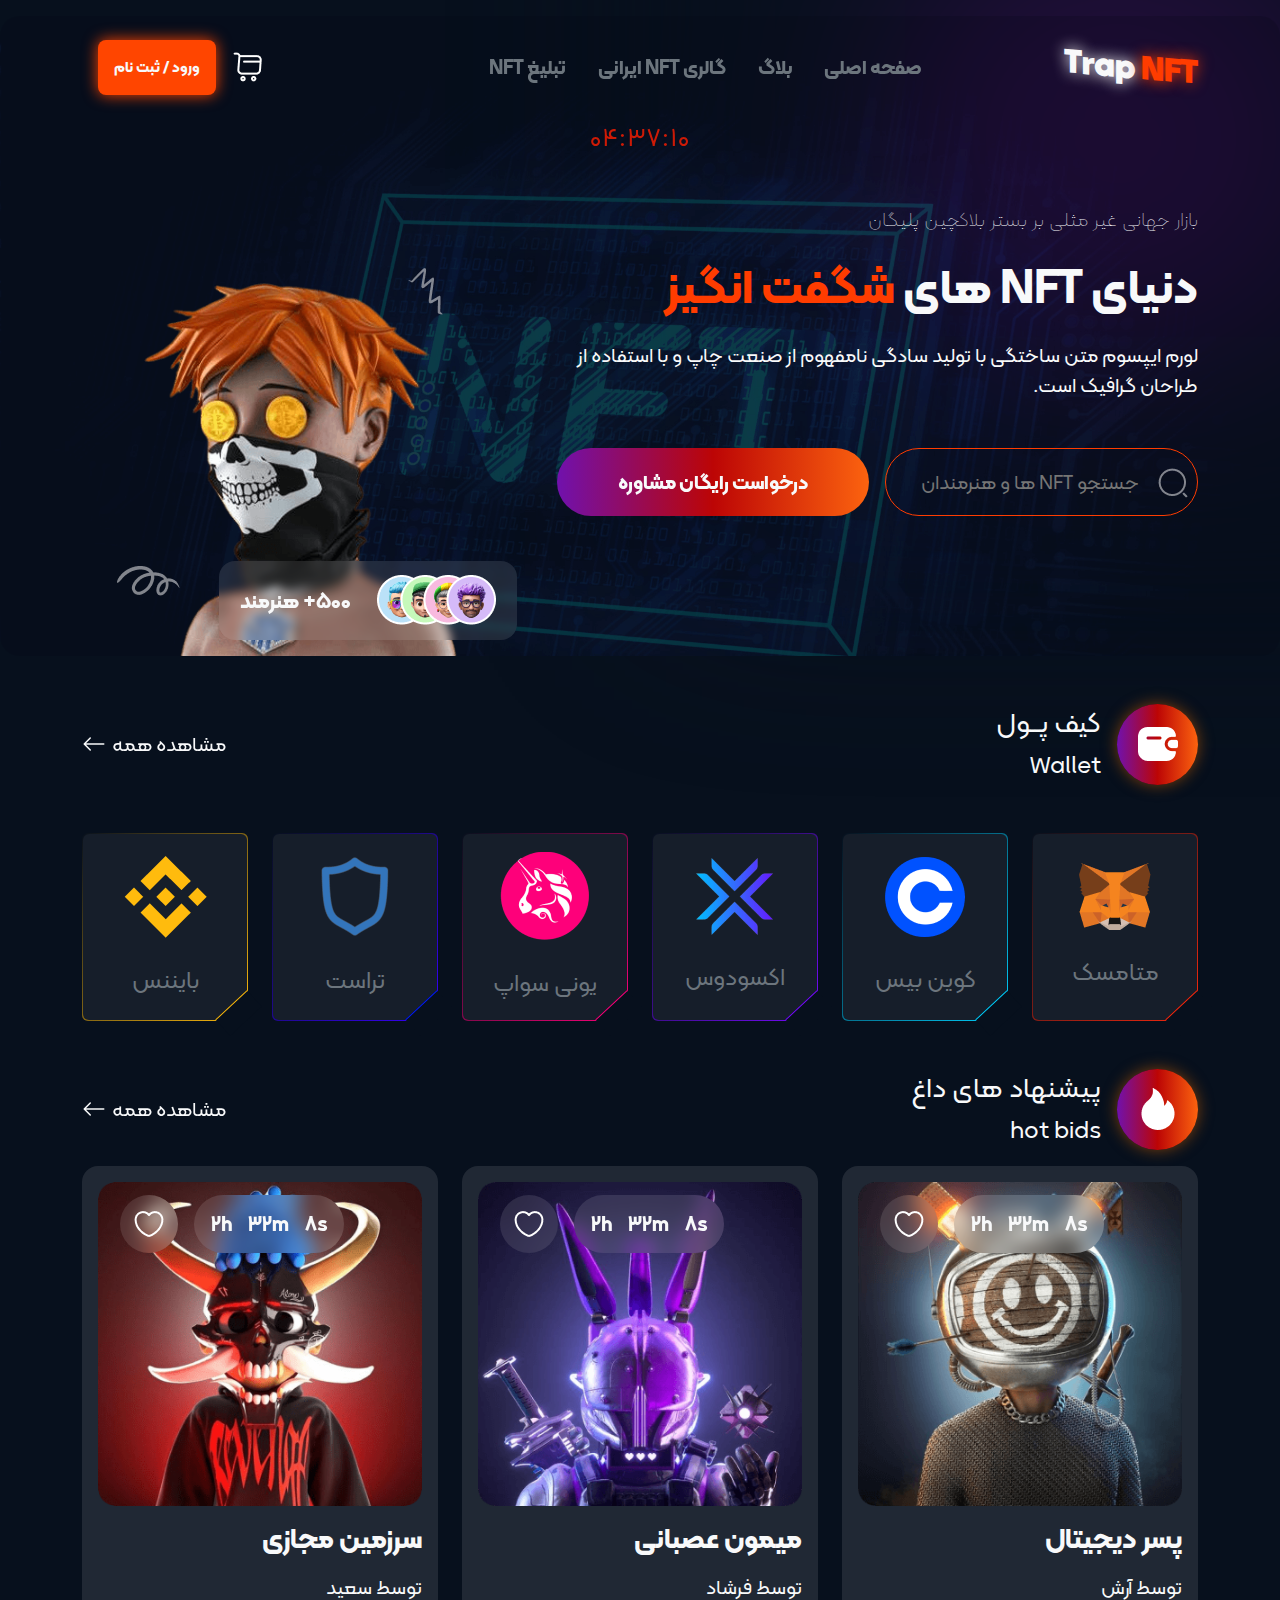
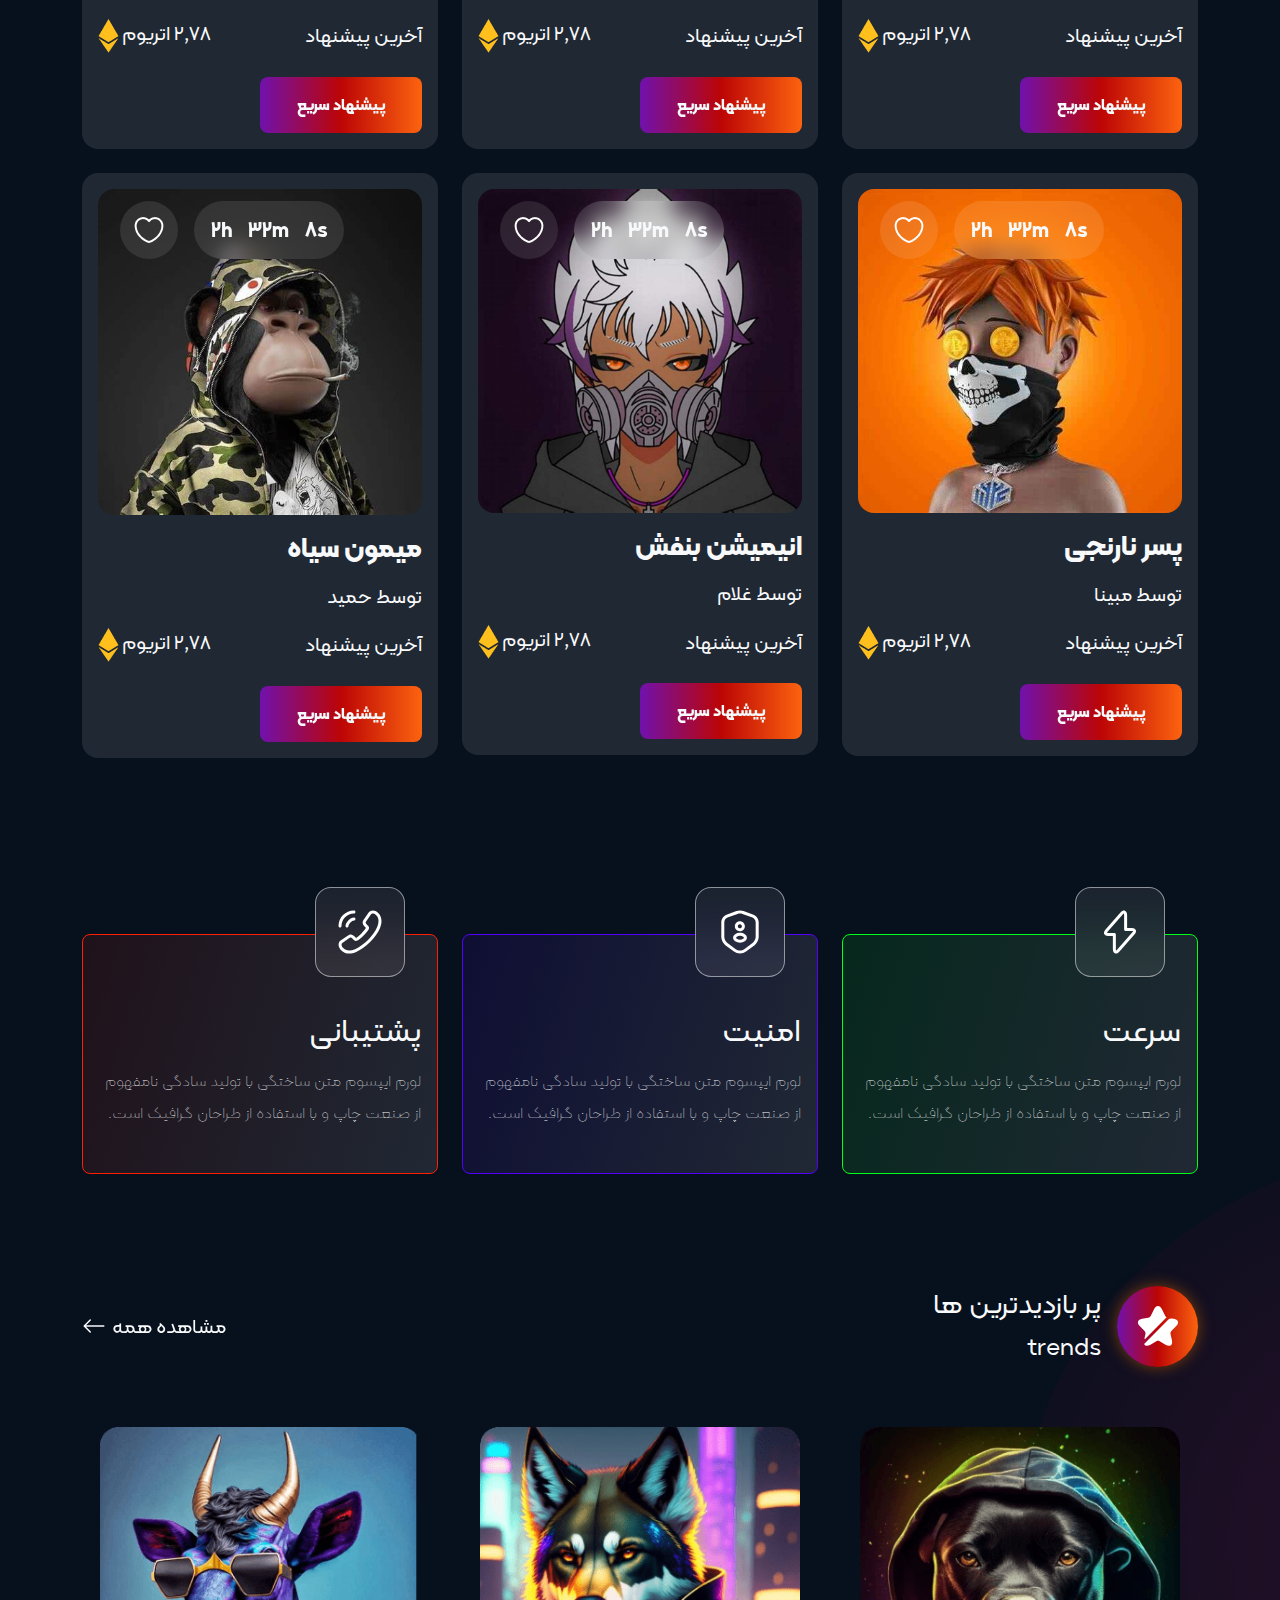
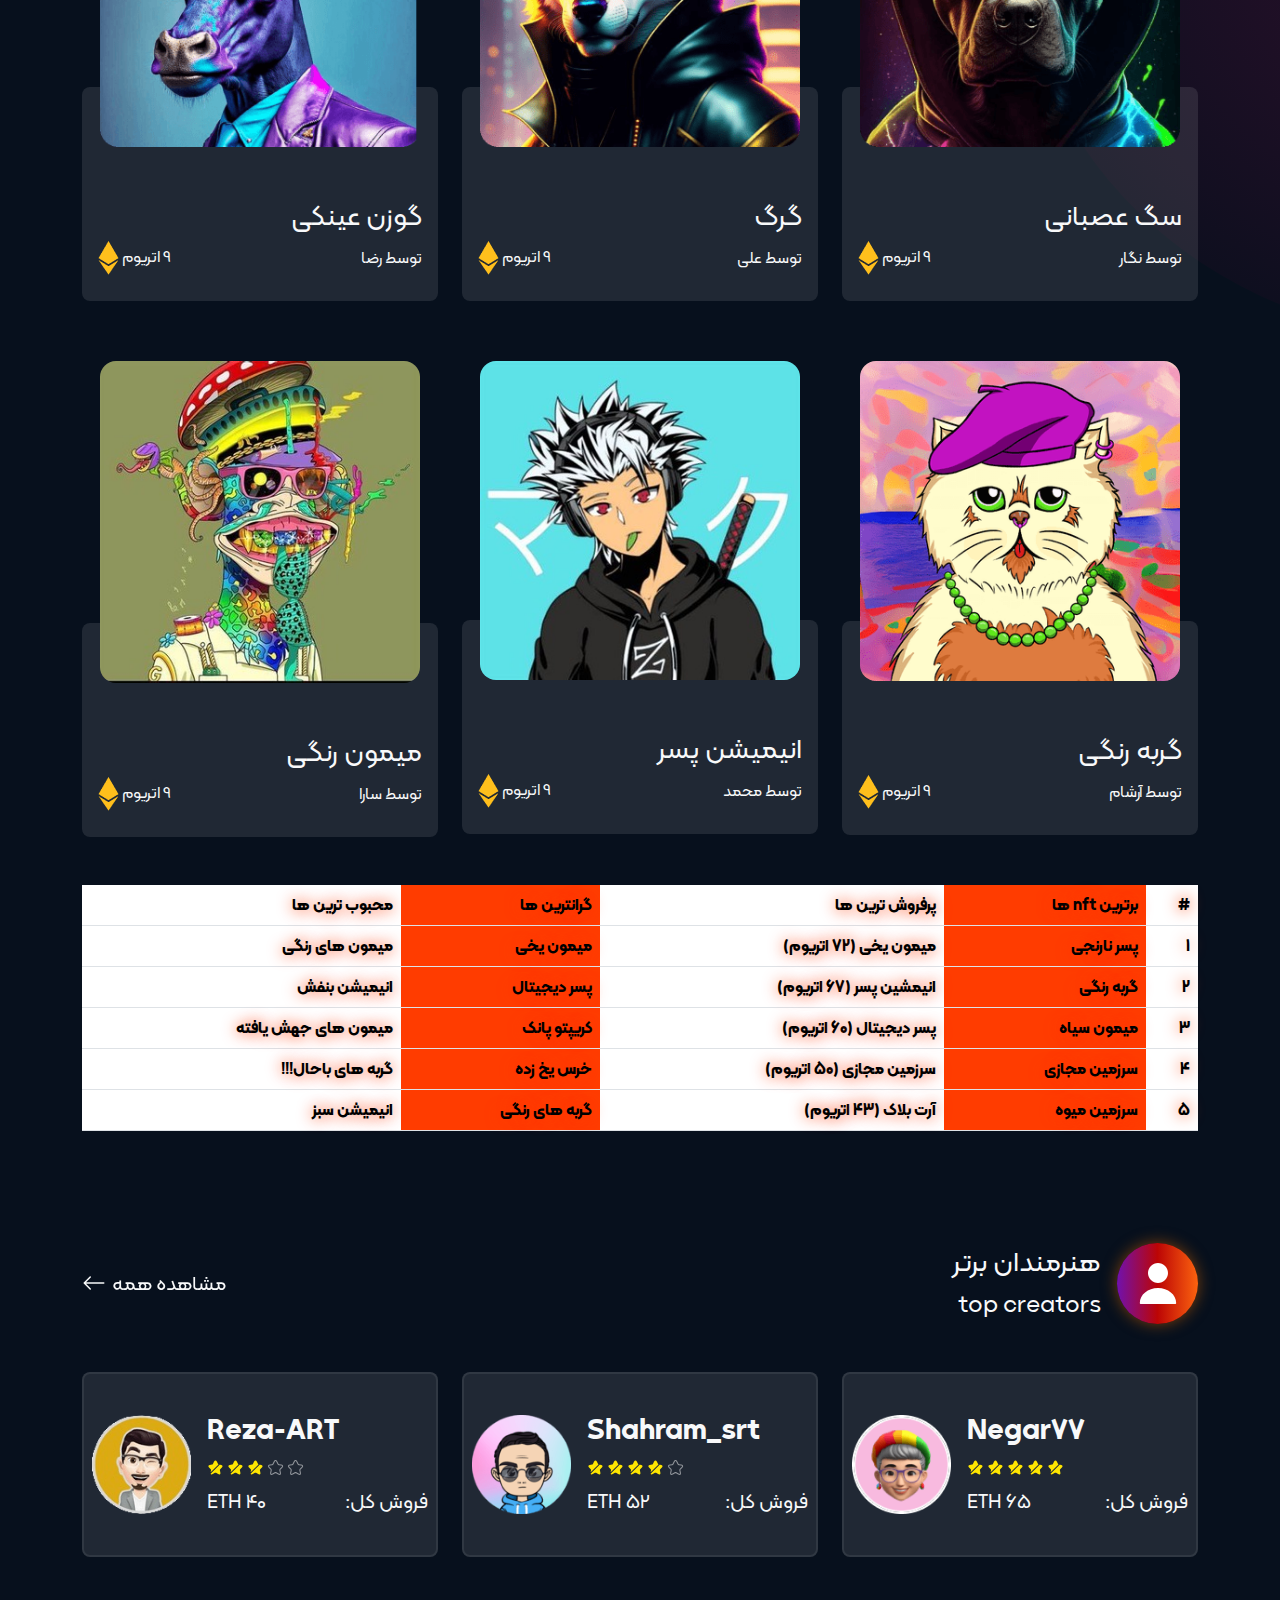
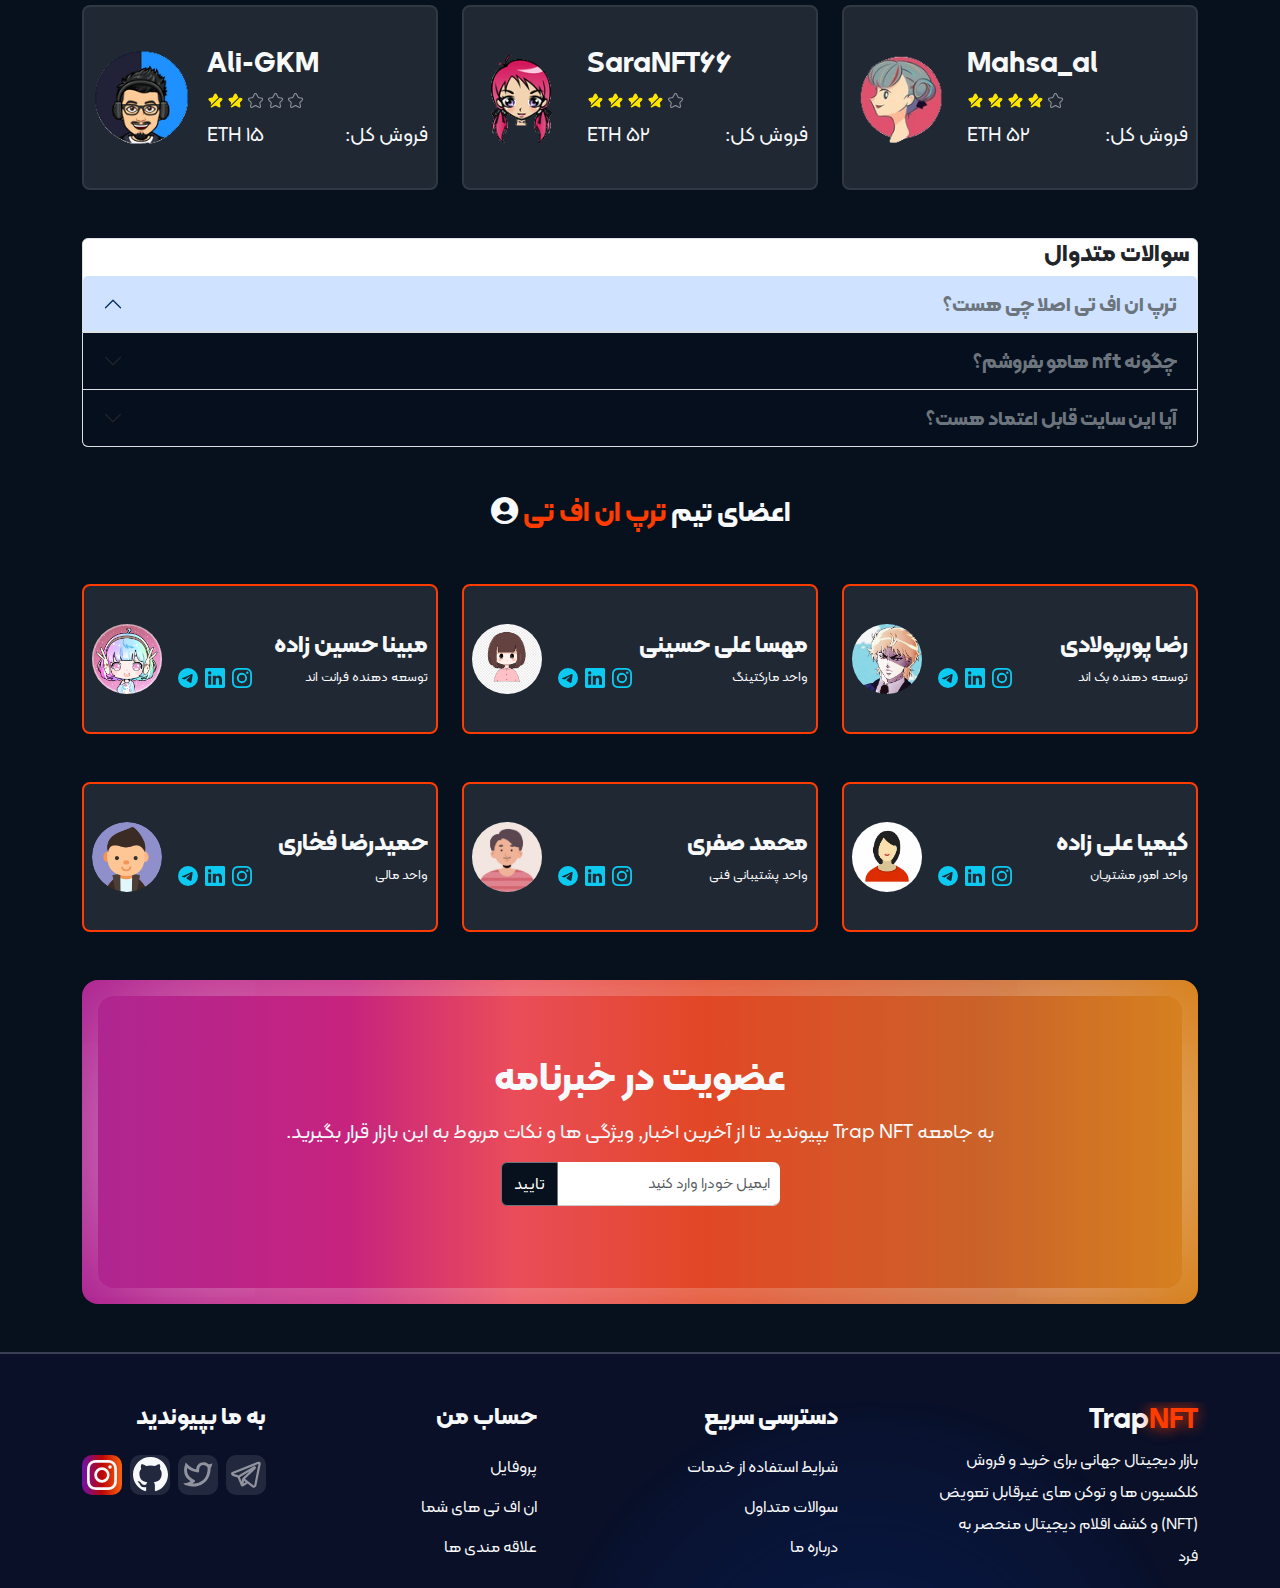
<file: index.html>
<!DOCTYPE html>
<html lang="en" dir="rtl" class="overflow-x-hidden">

<head>
    <meta charset="UTF-8">
    <meta name="viewport" content="width=device-width, initial-scale=1.0">
    <title>ترپ ان اف تی - فروش محصولات</title>
    <!-- bootstrap css files -->
    <link rel="stylesheet" href="css/bootstrap.rtl.min.css">
    <!-- style -->
    <link rel="stylesheet" href="css/style.css">

    <!-- fonts -->
    <link rel="stylesheet" href="css/fonts.css">

    <!-- clock style -->
    <link rel="stylesheet" href="css/clock.css">

    <!-- fontawesome icons -->
    <link rel="stylesheet" href="fontawesome/css/all.css">

    <!-- button top style -->
    <link rel="stylesheet" href="css/top-btn.css">

    <!-- hover animation css -->
    <link rel="stylesheet" href="css/hover-min.css">

    <!-- logo tab browser -->
    <link rel="icon" type="image/png" href="img/logo/TRAP.png" sizes="32x32">
</head>

<body class="overflow-x-hidden">

    <!-- top button -->
    <button onclick="topFunction()" id="top-btn">
        <img src="icon/gif/arrow-top-icon.gif" alt="" width="40px" height="40px">
    </button>
    <!-- top button -->

    <!-- header -->
    <header>
        <!-- navbar menu -->
        <div class="bg_danger m-auto me-5">
            <nav class="navbar navbar-expand-lg mt-3">
                <div class="container-fluid container-xl">
                    <button class="navbar-toggler" type="button" data-bs-toggle="collapse"
                        data-bs-target="#navbarNavDropdown" aria-controls="navbarNavDropdown" aria-expanded="false"
                        aria-label="Toggle navigation">
                        <img src="icon/navbar-toggler-icon.png" alt="">
                    </button>
                    <a href="#" class="navbar-brand text-light font_header">Trap <span
                            class="text_FF3C00 bg_shadow_FF3C00">
                            NFT</span> </a>
                    <div class="d-lg-none">
                        <a href="#" class="me-3">
                            <img src="icon/search.png" alt="" class="search_click">
                        </a>
                        <a href="#">
                            <img src="icon/user-icon.png" alt="">
                        </a>

                    </div>
                    <div class="collapse navbar-collapse justify-content-lg-between bg_nav rounded-2 p-3"
                        id="navbarNavDropdown">

                        <ul class="navbar-nav w_70_nav gap-3 fs-5 justify-content-center">


                            <li class="nav-item">
                                <a class="nav-link hvr-underline-reveal text-secondary  fs-5 fw-bold"
                                    aria-current="page" href="#">صفحه
                                    اصلی</a>
                            </li>
                            <li class="nav-item">
                                <a class=" nav-link hvr-underline-reveal text-secondary  fs-5 fw-bold"
                                    href="blog.html">بلاگ</a>
                            </li>
                            <li class="nav-item">
                                <a class="nav-link hvr-underline-reveal text-secondary  fs-5 fw-bold"
                                    href="gallery-nft.html">گالری NFT
                                    ایرانی</a>
                            </li>
                            <li class="nav-item">
                                <a class="nav-link hvr-underline-reveal text-secondary  fs-5 fw-bold" href="#">تبلیغ
                                    NFT</a>
                            </li>
                        </ul>
                        <div class="display-icon-header d-flex align-items-center">
                            <a href="#" class="me-3">
                                <img src="icon/shoppingcart.png" alt="" class="shoppingcart">
                            </a>

                            <!-- login form -->
                            <button
                                class="button_login h_btn h_btn_login bg_FF3C00 text-light fw-bold text-decoration-none p-3 rounded-3 d-none d-lg-inline-block shadow_btn">ورود
                                / ثبت نام</button>
                            <div class="modal">
                                <form action="" class="modal-content needs-validation" novalidate>
                                    <div class="modal-img">
                                        <span class="fa fa-times close"></span>
                                        <img src="img/user-vector-login.png" alt="">
                                    </div>
                                    <div class="modal-container ">
                                        <div><label for="validationTooltip01" class="form-label">نام کاربری:</label>
                                            <input type="text" class="form-control " id="validationTooltip01"
                                                placeholder="root404" required>
                                            <div class="invalid-feedback">
                                                لطفا یک نام کاربری معتبر وارد کنید.
                                            </div>
                                            <div class="valid-feedback">
                                                معتبر
                                            </div>
                                        </div>

                                        <div>
                                            <label for="validationTooltip01" class="form-label">رمز عبور:</label>
                                            <input type="password" class="form-control" id="validationTooltip01"
                                                placeholder="$%$TF$#E%$r53" required>
                                            <div class="invalid-feedback">
                                                لطفا یک رمز عبور معتبر وارد کنید.
                                            </div>
                                            <div class="valid-feedback">
                                                معتبر
                                            </div>
                                        </div>
                                        <a href="#">
                                            <button class="button_login button_login_form mt-4">ورود</button>
                                        </a>
                                        <br>
                                        <div class="d-flex align-items-center justify-content-between mt-3">
                                            <div class=" d-flex align-items-center gap-1">
                                                <input type="checkbox">
                                                <span>منو یادت باشه</span>
                                            </div>

                                            <a href="#">ثبت نام</a>
                                        </div>
                                    </div>
                                </form>
                            </div>
                            <!-- /login form -->
                        </div>
                    </div>
                </div>
            </nav>


            <!-- clock -->
            <div id="clockDisplay" class="clockStyle">

            </div>
            <!-- /clock -->


            <!-- header main container -->
            <div class="container-fluid container-xl mt-5">
                <div class="row">
                    <div class="col-lg-7 col-12">
                        <div>
                            <p class="text-light fw-light fs-5 text-center text-lg-start">بازار جهانی غیر مثلی بر بستر
                                بلاکچین پلیگان</p>
                            <h1 class="title_main_header my-4 text-center text-lg-start">
                                <span class="text-light">
                                    دنیای NFT های
                                </span>
                                <span class="text_FF3C00">
                                    شگفت انگیز
                                </span>
                            </h1>
                            <div class="img_main_headar position-relative d-lg-none mb-sm-5 ">
                                <img src="img/header-section-img.png" alt="" class="w-100">
                                <div
                                    class="count_user_box position-absolute rounded-4 d-flex align-items-center justify-content-around px-2">
                                    <img src="img/Group 117.png" alt="">
                                    <div class="text-light fw-bold font_size_box_user">
                                        <span> 500+ </span>
                                        <span> هنرمند </span>
                                    </div>
                                </div>
                            </div>
                            <p class="text-secondary fs-5 text-center text-lg-start text-light">
                                لورم ایپسوم متن ساختگی با تولید سادگی نامفهوم از صنعت چاپ و با استفاده از طراحان گرافیک
                                است.
                            </p>
                        </div>

                        <div class="d-flex gap-3 mt-5 justify-content-center">
                            <form action=""
                                class=" border border_FF3C00  rounded-pill position-relative w-50 search_form_header ps-5 d-none d-lg-block">
                                <button class="bg-transparent border-0 me-2 position-absolute">
                                    <img src="icon/searchnormal1.png" alt="">
                                </button>
                                <input type="text" placeholder="جستجو NFT ها و هنرمندان"
                                    class="bg-transparent border-0 fs-5 fw-medium w-100 h-100 text-light outline_none">
                            </form>

                            <!-- offcanvas -->
                            <a class="w-50 py-3 hvr-buzz bg_gradient_main text-light text-center fs-5 fw-bold rounded-pill d-flex align-items-center justify-content-center"
                                data-bs-toggle="offcanvas" href="#offcanvas" role="button" aria-controls="offcanvas">
                                درخواست رایگان مشاوره
                            </a>

                            <div class="offcanvas offcanvas-start" tabindex="-1" id="offcanvas"
                                aria-labelledby="offcanvasLabel">
                                <div class="offcanvas-header">
                                    <h5 class="offcanvas-title" id="offcanvasLabel">درخواست رایگان مشاوره و کمک
                                        از متخصصان این حوزه</h5>
                                    <button type="button" class="btn-close" data-bs-dismiss="offcanvas"
                                        aria-label="Close"></button>
                                </div>
                                <div class="offcanvas-body">
                                    <div>
                                        <P>جهت کمک و مشاوره از برترین متخصصان بازار NFT و بازار های مالی تماس بگیرید تا
                                            راهنمایی های لازم به صورت رایگان در اختیار شما قرار بگیرد.</P>
                                    </div>
                                    <div class="dropdown mt-3">
                                        <button class="btn bg_gradient_main text-light dropdown-toggle" type="button"
                                            data-bs-toggle="dropdown">
                                            راه های ارتباطی و تماس با مشاوران
                                        </button>
                                        <ul class="dropdown-menu">
                                            <li><a class="dropdown-item" href="#">ایمیل</a></li>
                                            <li><a class="dropdown-item" href="#">تماس تلفنی</a></li>
                                            <li><a class="dropdown-item" href="#">تلگرام</a></li>
                                        </ul>
                                    </div>
                                </div>
                            </div>
                            <!-- offcanvas -->

                        </div>
                    </div>
                    <div class="col-lg-5 col-12 d-none d-lg-block">
                        <div class="img_main_headar position-relative">
                            <img src="img/header-section-img.png" alt="" class="w-100">
                            <div
                                class="count_user_box position-absolute rounded-4 d-flex align-items-center justify-content-around px-2">
                                <img src="img/users.png" alt="">
                                <div class="text-light fw-bold font_size_box_user">
                                    <span> 500+ </span>
                                    <span> هنرمند </span>
                                </div>
                            </div>
                        </div>
                    </div>
                </div>
            </div>
        </div>
    </header>
    <!-- /header -->

    <!-- main body -->
    <main>
        <!-- wallet -->
        <div class="container-fluid container-xl mt-5 ">
            <div class="header_container_main mb-5 d-flex justify-content-between align-items-center">

                <div class="d-flex align-items-center gap-3">
                    <div
                        class="bg_gradient_main bg_gradient_main_wallet rounded-circle d-flex justify-content-center align-items-center">
                        <img src="icon/wallet2.png" alt="">
                    </div>
                    <div class="text-light">
                        <h5 class="fs-3 fw-medium">کیف پــول</h5>
                        <span class="fs-4">
                            Wallet
                        </span>
                    </div>
                </div>

                <div>
                    <a href="#" class="icon-link icon-link-hover">
                        <span class="fs-5 text-light">مشاهده همه</span>
                        <svg xmlns="http://www.w3.org/2000/svg" width="16" height="16" fill="currentColor"
                            class="bi bi-arrow-left text-light fs-4" viewBox="0 0 16 16">
                            <path fill-rule="evenodd"
                                d="M15 8a.5.5 0 0 0-.5-.5H2.707l3.147-3.146a.5.5 0 1 0-.708-.708l-4 4a.5.5 0 0 0 0 .708l4 4a.5.5 0 0 0 .708-.708L2.707 8.5H14.5A.5.5 0 0 0 15 8z" />
                        </svg>
                    </a>
                </div>
            </div>
            <div class="row row-gap-3">

                <div class="col-6 col-sm-4 col-xl-2">
                    <div class="wallet_box  rounded  wallet_box_meta_mask position-relative">
                        <div class="rounded h-100 d-flex flex-column align-items-center justify-content-center">
                            <div>
                                <img src="img/MetaMask.png" alt="">
                            </div>
                            <div>
                                <span class="text-secondary fs-4 mt-4 d-block">متامسک</span>
                            </div>
                        </div>
                    </div>
                </div>
                <div class="col-6 col-sm-4 col-xl-2">
                    <div class="wallet_box  rounded  wallet_box_coinbase position-relative">
                        <div class="rounded h-100 d-flex flex-column align-items-center justify-content-center">
                            <div>
                                <img src="img/CoinBase.png" alt="">
                            </div>
                            <div>
                                <span class="text-secondary fs-4 mt-4 d-block">کوین بیس</span>
                            </div>
                        </div>
                    </div>
                </div>
                <div class="col-6 col-sm-4 col-xl-2">
                    <div class="wallet_box  rounded  wallet_box_exodus position-relative">
                        <div class="rounded h-100 d-flex flex-column align-items-center justify-content-center">
                            <div>
                                <img src="img/Exodus.png" alt="">
                            </div>
                            <div>
                                <span class="text-secondary fs-4 mt-4 d-block">اکسودوس</span>
                            </div>
                        </div>
                    </div>
                </div>
                <div class="col-6 col-sm-4 col-xl-2">
                    <div class="wallet_box  rounded  wallet_box_Uniswap position-relative">
                        <div class="rounded h-100 d-flex flex-column align-items-center justify-content-center">
                            <div>
                                <img src="img/uniswap.png" alt="">
                            </div>
                            <div>
                                <span class="text-secondary fs-4 mt-4 d-block">یونی سواپ</span>
                            </div>
                        </div>
                    </div>
                </div>
                <div class="col-6 col-sm-4 col-xl-2">
                    <div class="wallet_box  rounded  wallet_box_trust position-relative">
                        <div class="rounded h-100 d-flex flex-column align-items-center justify-content-center">
                            <div>
                                <img src="img/Trust.png" alt="">
                            </div>
                            <div>
                                <span class="text-secondary fs-4 mt-4 d-block">تراست</span>
                            </div>
                        </div>
                    </div>
                </div>
                <div class="col-6 col-sm-4 col-xl-2">
                    <div class="wallet_box  rounded  wallet_box_binance position-relative">
                        <div class="rounded h-100 d-flex flex-column align-items-center justify-content-center">
                            <div>
                                <img src="img/Binance.png" alt="">
                            </div>
                            <div>
                                <span class="text-secondary fs-4 mt-4 d-block">بایننس</span>
                            </div>
                        </div>
                    </div>
                </div>
            </div>
        </div>
        <!-- /wallet -->

        <!--  HOT bids -->
        <div class="container-fluid position-relative">
            <div class="container-fluid container-lg mt-5">
                <div class="header_container_main d-flex justify-content-between align-items-center mb-3">
                    <div class="d-flex gap-3 align-items-center">
                        <div
                            class="bg_gradient_main bg_gradient_main_wallet rounded-circle d-flex justify-content-center align-items-center">
                            <img src="icon/Hot-vector.png" alt="">
                        </div>
                        <div class="text-light">
                            <h5 class="fs-3 fw-medium">پیشنهاد های داغ</h5>
                            <span class="fs-4">hot bids</span>
                        </div>
                    </div>
                    <div>
                        <a href="#" class="icon-link icon-link-hover">
                            <span class="fs-5 text-light">مشاهده همه</span>
                            <svg xmlns="http://www.w3.org/2000/svg" width="16" height="16" fill="currentColor"
                                class="bi bi-arrow-left text-light fs-4" viewBox="0 0 16 16">
                                <path fill-rule="evenodd"
                                    d="M15 8a.5.5 0 0 0-.5-.5H2.707l3.147-3.146a.5.5 0 1 0-.708-.708l-4 4a.5.5 0 0 0 0 .708l4 4a.5.5 0 0 0 .708-.708L2.707 8.5H14.5A.5.5 0 0 0 15 8z" />
                            </svg>

                        </a>
                    </div>
                </div>
                <div class="row row-gap-2">
                    <div class="col-12 col-sm-6 col-xl-4">
                        <div class="box_hot_bids rounded-4 p-3 position-relative">
                            <div class="img_hot_bids">
                                <img src="img/digi-boy.png" alt="" class="w-100 rounded-4">

                                <div class="position-absolute d-flex gap-3">
                                    <div
                                        class=" timer_hot_bids fs-5 text-light rounded-pill bg_blur fw-bold gap-3 d-flex justify-content-center align-items-center">
                                        <span>8s</span>
                                        <span>32m</span>
                                        <span>2h</span>
                                    </div>
                                    <div
                                        class="d-flex align-items-center justify-content-center heart_icon_hot_bids  bg_blur rounded-circle">
                                        <img src="icon/heart.png" alt="">
                                    </div>
                                </div>

                                <div class="caption_hot_bids text-light">
                                    <div class="text-end mt-3">
                                        <h5 class="fs-3 fw-bold text-start">پسر دیجیتال</h5>
                                        <p class="fs-5 my-3 text-start">توسط آرش</p>
                                    </div>

                                    <div class="d-flex justify-content-between align-items-center">
                                        <div>
                                            <span class="fs-5">آخرین پیشنهاد</span>
                                        </div>
                                        <div>
                                            <span class="fs-5 font_price">2,78 اتریوم</span>
                                            <img src="icon/ETH.png" alt="">

                                        </div>
                                    </div>
                                </div>
                                <div class="mt-4">
                                    <a href="#"
                                        class="bg_gradient_main hvr-curl-top-right text-light fw-bold w-50 d-block rounded-3 text-center py-3">
                                        پیشنهاد سریع
                                    </a>
                                </div>
                            </div>
                        </div>
                    </div>
                    <div class="col-12 col-sm-6 col-xl-4">
                        <div class="box_hot_bids rounded-4 p-3 position-relative">
                            <div class="img_hot_bids hover14">
                                
                                <img src="img/angry-ape.png" alt="" class="w-100">

                                <div class="position-absolute d-flex gap-3">
                                    <div
                                        class=" timer_hot_bids fs-5 text-light rounded-pill bg_blur fw-bold gap-3 d-flex justify-content-center align-items-center">
                                        <span>8s</span>
                                        <span>32m</span>
                                        <span>2h</span>
                                    </div>
                                    <div
                                        class="d-flex align-items-center justify-content-center heart_icon_hot_bids  bg_blur rounded-circle">
                                        <img src="icon/heart.png" alt="">
                                    </div>
                                </div>

                                <div class="caption_hot_bids text-light">
                                    <div class="text-end mt-3">
                                        <h5 class="fs-3 fw-bold text-start">میمون عصبانی</h5>
                                        <p class="fs-5 my-3 text-start">توسط فرشاد</p>
                                    </div>

                                    <div class="d-flex justify-content-between align-items-center">
                                        <div>
                                            <span class="fs-5">آخرین پیشنهاد</span>
                                        </div>
                                        <div>

                                            <span class="fs-5 font_price">2,78 اتریوم</span>
                                            <img src="icon/ETH.png" alt="">
                                        </div>
                                    </div>
                                </div>
                                <div class="mt-4">
                                    <a href="#"
                                        class="bg_gradient_main hvr-curl-top-right text-light fw-bold w-50 d-block rounded-3 text-center py-3">
                                        پیشنهاد سریع
                                    </a>
                                </div>
                            </div>
                        </div>
                    </div>
                    <div class="col-12 col-sm-6 col-xl-4">
                        <div class="box_hot_bids rounded-4 p-3 position-relative">
                            <div class="img_hot_bids">
                                <img src="img/virtual-land.png" alt="" class="w-100 rounded-4">

                                <div class="position-absolute d-flex gap-3">
                                    <div
                                        class=" timer_hot_bids fs-5 text-light rounded-pill bg_blur fw-bold gap-3 d-flex justify-content-center align-items-center">
                                        <span>8s</span>
                                        <span>32m</span>
                                        <span>2h</span>
                                    </div>
                                    <div
                                        class="d-flex align-items-center justify-content-center heart_icon_hot_bids  bg_blur rounded-circle">
                                        <img src="icon/heart.png" alt="">
                                    </div>
                                </div>

                                <div class="caption_hot_bids text-light">
                                    <div class="text-end mt-3">
                                        <h5 class="fs-3 fw-bold text-start">سرزمین مجازی</h5>
                                        <p class="fs-5 my-3 text-start">توسط سعید</p>
                                    </div>

                                    <div class="d-flex justify-content-between align-items-center">
                                        <div>
                                            <span class="fs-5">آخرین پیشنهاد</span>
                                        </div>
                                        <div>

                                            <span class="fs-5 font_price">2,78 اتریوم</span>
                                            <img src="icon/ETH.png" alt="">

                                        </div>
                                    </div>
                                </div>
                                <div class="mt-4">
                                    <a href="#"
                                        class="bg_gradient_main hvr-curl-top-right text-light fw-bold w-50 d-block rounded-3 text-center py-3">
                                        پیشنهاد سریع
                                    </a>
                                </div>
                            </div>
                        </div>
                    </div>
                    <div class="col-12 col-sm-6 col-xl-4">
                        <div class="box_hot_bids rounded-4 p-3 position-relative mt-3">
                            <div class="img_hot_bids">
                                <img src="img/OIP (5).jpg" alt="" class="w-100 rounded-4">

                                <div class="position-absolute d-flex gap-3">
                                    <div
                                        class=" timer_hot_bids fs-5 text-light rounded-pill bg_blur fw-bold gap-3 d-flex justify-content-center align-items-center">
                                        <span>8s</span>
                                        <span>32m</span>
                                        <span>2h</span>
                                    </div>
                                    <div
                                        class="d-flex align-items-center justify-content-center heart_icon_hot_bids  bg_blur rounded-circle">
                                        <img src="icon/heart.png" alt="">
                                    </div>
                                </div>

                                <div class="caption_hot_bids text-light">
                                    <div class="text-end mt-3">
                                        <h5 class="fs-3 fw-bold text-start">پسر نارنجی</h5>
                                        <p class="fs-5 my-3 text-start">توسط مبینا</p>
                                    </div>

                                    <div class="d-flex justify-content-between align-items-center">
                                        <div>
                                            <span class="fs-5">آخرین پیشنهاد</span>
                                        </div>
                                        <div>

                                            <span class="fs-5 font_price">2,78 اتریوم</span>
                                            <img src="icon/ETH.png" alt="">

                                        </div>
                                    </div>
                                </div>
                                <div class="mt-4">
                                    <a href="#"
                                        class="bg_gradient_main hvr-curl-top-right text-light fw-bold w-50 d-block rounded-3 text-center py-3">
                                        پیشنهاد سریع
                                    </a>
                                </div>
                            </div>
                        </div>
                    </div>
                    <div class="col-12 col-sm-6 col-xl-4">
                        <div class="box_hot_bids rounded-4 p-3 position-relative mt-3">
                            <div class="img_hot_bids">
                                <img src="img/anime-3.jpg" alt="" class="w-100 rounded-4">

                                <div class="position-absolute d-flex gap-3">
                                    <div
                                        class=" timer_hot_bids fs-5 text-light rounded-pill bg_blur fw-bold gap-3 d-flex justify-content-center align-items-center">
                                        <span>8s</span>
                                        <span>32m</span>
                                        <span>2h</span>
                                    </div>
                                    <div
                                        class="d-flex align-items-center justify-content-center heart_icon_hot_bids  bg_blur rounded-circle">
                                        <img src="icon/heart.png" alt="">
                                    </div>
                                </div>

                                <div class="caption_hot_bids text-light">
                                    <div class="text-end mt-3">
                                        <h5 class="fs-3 fw-bold text-start">انیمیشن بنفش</h5>
                                        <p class="fs-5 my-3 text-start">توسط غلام</p>
                                    </div>

                                    <div class="d-flex justify-content-between align-items-center">
                                        <div>
                                            <span class="fs-5">آخرین پیشنهاد</span>
                                        </div>
                                        <div>

                                            <span class="fs-5 font_price">2,78 اتریوم</span>
                                            <img src="icon/ETH.png" alt="">

                                        </div>
                                    </div>
                                </div>
                                <div class="mt-4">
                                    <a href="#"
                                        class="bg_gradient_main hvr-curl-top-right text-light fw-bold w-50 d-block rounded-3 text-center py-3">
                                        پیشنهاد سریع
                                    </a>
                                </div>
                            </div>
                        </div>
                    </div>
                    <div class="col-12 col-sm-6 col-xl-4">
                        <div class="box_hot_bids rounded-4 p-3 position-relative mt-3">
                            <div class="img_hot_bids">
                                <img src="img/Monkey.jpg" alt="" class="w-100 rounded-4">

                                <div class="position-absolute d-flex gap-3">
                                    <div
                                        class=" timer_hot_bids fs-5 text-light rounded-pill bg_blur fw-bold gap-3 d-flex justify-content-center align-items-center">
                                        <span>8s</span>
                                        <span>32m</span>
                                        <span>2h</span>
                                    </div>
                                    <div
                                        class="d-flex align-items-center justify-content-center heart_icon_hot_bids  bg_blur rounded-circle">
                                        <img src="icon/heart.png" alt="">
                                    </div>
                                </div>

                                <div class="caption_hot_bids text-light">
                                    <div class="text-end mt-3">
                                        <h5 class="fs-3 fw-bold text-start">میمون سیاه</h5>
                                        <p class="fs-5 my-3 text-start">توسط حمید</p>
                                    </div>

                                    <div class="d-flex justify-content-between align-items-center">
                                        <div>
                                            <span class="fs-5">آخرین پیشنهاد</span>
                                        </div>
                                        <div>

                                            <span class="fs-5 font_price">2,78 اتریوم</span>
                                            <img src="icon/ETH.png" alt="">

                                        </div>
                                    </div>
                                </div>
                                <div class="mt-4">
                                    <a href="#"
                                        class="bg_gradient_main hvr-curl-top-right text-light fw-bold w-50 d-block rounded-3 text-center py-3">
                                        پیشنهاد سریع
                                    </a>
                                </div>
                            </div>
                        </div>
                    </div>
                </div>

            </div>
            <div class="ellipse_1 position-absolute">
            </div>
        </div>
        <!-- /HOT bids -->

        <!-- property -->
        <div class="container-fluid container-lg section_property">
            <div class="row row_gap_property">
                <div class="col-12 col-lg-4">
                    <div
                        class="box_property position-relative box_property_green rounded-3 text-light d-flex justify-content-center flex-column text-start px-3 pt-5">
                        <div
                            class="icon_box_property position-absolute rounded-4 d-flex justify-content-center align-items-center">
                            <svg xmlns="http://www.w3.org/2000/svg" width="48" height="48" viewBox="0 0 48 48"
                                fill="none">
                                <path
                                    d="M19.9802 45.4998C19.5802 45.4998 19.2602 45.4198 19.0202 45.3198C18.2202 45.0198 16.8602 44.0398 16.8602 40.9398V28.0398H12.1802C9.50016 28.0398 8.54016 26.7798 8.20016 26.0398C7.86016 25.2798 7.56016 23.7398 9.32016 21.7198L24.4602 4.51977C26.5002 2.19977 28.1602 2.35977 28.9602 2.65977C29.7602 2.95977 31.1202 3.93977 31.1202 7.03977V19.9398H35.8002C38.4802 19.9398 39.4402 21.1998 39.7802 21.9398C40.1202 22.6998 40.4202 24.2398 38.6602 26.2598L23.5202 43.4598C22.1002 45.0798 20.8602 45.4998 19.9802 45.4998ZM27.8602 5.47977C27.8002 5.55977 27.3802 5.75977 26.7202 6.51977L11.5802 23.7198C11.0202 24.3598 10.9402 24.7598 10.9402 24.8398C10.9802 24.8598 11.3402 25.0598 12.1802 25.0598H18.3602C19.1802 25.0598 19.8602 25.7398 19.8602 26.5598V40.9598C19.8602 41.9598 20.0402 42.3998 20.1202 42.5198C20.1802 42.4398 20.6002 42.2398 21.2602 41.4798L36.4002 24.2798C36.9602 23.6398 37.0402 23.2398 37.0402 23.1598C37.0002 23.1398 36.6402 22.9398 35.8002 22.9398H29.6202C28.8002 22.9398 28.1202 22.2598 28.1202 21.4398V7.03977C28.1402 6.03977 27.9402 5.61977 27.8602 5.47977Z"
                                    fill="white" />
                            </svg>
                        </div>
                        <h4 class="fs-2 mb-3">سرعت</h4>
                        <p class="fs-6 fw-light lh-lg">لورم ایپسوم متن ساختگی با تولید سادگی نامفهوم از صنعت چاپ
                            و
                            با استفاده از طراحان گرافیک است. </p>
                    </div>
                </div>
                <div class="col-12 col-lg-4">
                    <div
                        class="box_property position-relative box_property_blue rounded-3 text-light d-flex justify-content-center flex-column text-start px-3 pt-5">
                        <div
                            class="icon_box_property position-absolute rounded-4 d-flex justify-content-center align-items-center">
                            <svg xmlns="http://www.w3.org/2000/svg" width="48" height="48" viewBox="0 0 48 48"
                                fill="none">
                                <path
                                    d="M23.9998 45.5199C21.8198 45.5199 19.6598 44.8799 17.9598 43.6199L9.3598 37.1999C7.0798 35.4999 5.2998 31.9599 5.2998 29.1199V14.2599C5.2998 11.1799 7.5598 7.8999 10.4598 6.8199L20.4398 3.0799C22.4198 2.3399 25.5398 2.3399 27.5198 3.0799L37.5198 6.8199C40.4198 7.8999 42.6798 11.1799 42.6798 14.2599V29.1199C42.6798 31.9599 40.8998 35.4999 38.6198 37.1999L30.0198 43.6199C28.3398 44.8799 26.1798 45.5199 23.9998 45.5199ZM21.4998 5.8799L11.5198 9.6199C9.7998 10.2599 8.2998 12.4199 8.2998 14.2599V29.1199C8.2998 31.0199 9.6398 33.6799 11.1398 34.7999L19.7398 41.2199C22.0398 42.9399 25.9398 42.9399 28.2398 41.2199L36.8398 34.7999C38.3598 33.6599 39.6798 30.9999 39.6798 29.1199V14.2599C39.6798 12.4399 38.1798 10.2799 36.4598 9.6199L26.4798 5.8799C25.1598 5.3799 22.8398 5.3799 21.4998 5.8799Z"
                                    fill="white" />
                                <path
                                    d="M24.0001 23.3398H23.8601C20.9601 23.2598 18.8401 21.0398 18.8401 18.3398C18.8401 15.5798 21.1001 13.3198 23.8601 13.3198C26.6201 13.3198 28.8801 15.5798 28.8801 18.3398C28.8789 19.64 28.3742 20.8892 27.4717 21.8252C26.5693 22.7612 25.3394 23.3112 24.0401 23.3598C24.0201 23.3398 24.0201 23.3398 24.0001 23.3398ZM23.8601 16.3198C22.7401 16.3198 21.8401 17.2198 21.8401 18.3398C21.8401 19.4398 22.7001 20.3198 23.7801 20.3598H24.0001C24.5129 20.329 24.9943 20.1021 25.3443 19.726C25.6943 19.3499 25.8862 18.8535 25.8801 18.3398C25.8828 18.0738 25.8323 17.8099 25.7318 17.5637C25.6312 17.3174 25.4825 17.0936 25.2944 16.9055C25.1063 16.7174 24.8826 16.5687 24.6363 16.4681C24.39 16.3676 24.1261 16.3172 23.8601 16.3198ZM24.0001 34.6998C22.2801 34.6998 20.5401 34.2398 19.2001 33.3398C17.8601 32.4598 17.1001 31.1618 17.1001 29.7818C17.1001 28.4018 17.8601 27.1018 19.2001 26.2018C21.9001 24.4018 26.1201 24.4218 28.8001 26.2018C30.1401 27.0818 30.9001 28.3818 30.9001 29.7618C30.9001 31.1418 30.1401 32.4418 28.8001 33.3418C27.4601 34.2418 25.7201 34.6998 24.0001 34.6998ZM20.8601 28.6798C20.3601 28.9998 20.0801 29.3998 20.1001 29.7598C20.1001 30.1198 20.3801 30.5198 20.8601 30.8398C22.5401 31.9598 25.4601 31.9598 27.1401 30.8398C27.6401 30.5198 27.9201 30.1198 27.9201 29.7598C27.9201 29.3998 27.6401 28.9998 27.1601 28.6798C25.4801 27.5798 22.5401 27.5798 20.8601 28.6798Z"
                                    fill="white" />
                            </svg>
                        </div>
                        <h4 class="fs-2 mb-3">امنیت</h4>
                        <p class="fs-6 fw-light lh-lg">لورم ایپسوم متن ساختگی با تولید سادگی نامفهوم از صنعت چاپ
                            و
                            با استفاده از طراحان گرافیک است. </p>
                    </div>
                </div>
                <div class="col-12 col-lg-4">
                    <div
                        class="box_property position-relative box_property_red rounded-3 text-light d-flex justify-content-center flex-column text-start px-3 pt-5">
                        <div
                            class="icon_box_property position-absolute rounded-4 d-flex justify-content-center align-items-center">
                            <svg xmlns="http://www.w3.org/2000/svg" width="48" height="48" viewBox="0 0 48 48"
                                fill="none">
                                <path
                                    d="M13.1 45.5C15.36 45.5 17.74 44.96 20.2 43.92C22.6 42.9 25.02 41.5 27.38 39.8C29.72 38.08 31.98 36.16 34.12 34.06C36.24 31.92 38.16 29.66 39.86 27.34C41.58 24.94 42.96 22.54 43.94 20.22C44.98 17.74 45.5 15.34 45.5 13.08C45.5 11.52 45.22 10.04 44.68 8.66C44.12 7.24 43.22 5.92 42 4.78C40.46 3.26 38.7 2.5 36.82 2.5C36.04 2.5 35.24 2.68 34.56 3C33.78 3.36 33.12 3.9 32.64 4.62L28 11.16C27.58 11.74 27.26 12.3 27.04 12.86C26.78 13.46 26.64 14.06 26.64 14.64C26.64 15.4 26.86 16.14 27.28 16.84C27.6476 17.4648 28.0984 18.0367 28.62 18.54L29.98 19.96C29.96 20.02 29.94 20.06 29.92 20.1C29.68 20.52 29.2 21.24 28.28 22.32C27.3 23.44 26.38 24.46 25.46 25.4C24.28 26.56 23.3 27.48 22.38 28.24C21.24 29.2 20.5 29.68 20.06 29.9L20.1 30L18.64 28.56C18.02 27.94 17.42 27.48 16.84 27.18C15.74 26.5 14.34 26.38 12.94 26.96C12.42 27.18 11.86 27.48 11.26 27.9L4.62 32.62C3.88 33.12 3.34 33.76 3.02 34.52C2.72 35.28 2.58 35.98 2.58 36.68C2.58 37.64 2.8 38.6 3.22 39.5C3.64 40.4 4.16 41.18 4.82 41.9C5.96 43.16 7.2 44.06 8.64 44.64C10.02 45.2 11.52 45.5 13.1 45.5ZM36.82 5.5C37.92 5.5 38.94 5.98 39.92 6.94C40.84 7.8 41.48 8.74 41.88 9.76C42.3 10.8 42.5 11.9 42.5 13.08C42.5 14.94 42.06 16.96 41.18 19.04C40.28 21.16 39.02 23.36 37.42 25.56C35.82 27.76 34 29.9 32 31.92C30 33.9 27.84 35.74 25.62 37.36C23.46 38.94 21.24 40.22 19.04 41.14C15.62 42.6 12.42 42.94 9.78 41.84C8.76 41.42 7.86 40.78 7.04 39.86C6.58 39.36 6.22 38.82 5.92 38.18C5.68 37.68 5.56 37.16 5.56 36.64C5.56 36.32 5.62 36 5.78 35.64C5.90786 35.3923 6.10165 35.1846 6.34 35.04L12.98 30.32C13.38 30.04 13.74 29.84 14.08 29.7C14.52 29.52 14.7 29.34 15.38 29.76C15.78 29.96 16.14 30.26 16.54 30.66L18.06 32.16C18.84 32.92 20.04 33.1 20.96 32.76L21.5 32.52C22.32 32.08 23.28 31.4 24.34 30.5C25.3 29.68 26.34 28.72 27.6 27.48C28.58 26.48 29.56 25.42 30.58 24.24C31.52 23.14 32.2 22.2 32.62 21.42L32.86 20.82C32.98 20.36 33.02 20.1 33.02 19.82C33.02 19.1 32.76 18.46 32.26 17.96L30.76 16.4C30.36 16 30.06 15.62 29.86 15.28C29.7 15.02 29.64 14.8 29.64 14.6C29.64 14.44 29.7 14.2 29.8 13.96C29.94 13.64 30.16 13.28 30.44 12.9L35.08 6.34C35.2672 6.07129 35.5227 5.85728 35.82 5.72C36.14 5.58 36.48 5.5 36.82 5.5ZM20.1 30.02L20.42 31.38L19.88 29.98C19.98 29.96 20.06 29.98 20.1 30.02ZM11 19.5C11.82 19.5 12.5 18.82 12.5 18C12.5 17.28 13.22 15.78 14.42 14.5C15.6 13.24 16.9 12.5 18 12.5C18.82 12.5 19.5 11.82 19.5 11C19.5 10.18 18.82 9.5 18 9.5C16.06 9.5 14.02 10.54 12.24 12.44C10.58 14.22 9.5 16.4 9.5 18C9.5 18.82 10.18 19.5 11 19.5ZM4 19.5C4.82 19.5 5.5 18.82 5.5 18C5.5 11.1 11.1 5.5 18 5.5C18.82 5.5 19.5 4.82 19.5 4C19.5 3.18 18.82 2.5 18 2.5C9.46 2.5 2.5 9.46 2.5 18C2.5 18.82 3.18 19.5 4 19.5Z"
                                    fill="white" />
                            </svg>
                        </div>
                        <h4 class="fs-2 mb-3">پشتیبانی</h4>
                        <p class="fs-6 fw-light lh-lg">لورم ایپسوم متن ساختگی با تولید سادگی نامفهوم از صنعت چاپ
                            و
                            با استفاده از طراحان گرافیک است. </p>
                    </div>
                </div>
            </div>
        </div>
        <!-- /property -->

        <!-- trends -->
        <div class="container-fluid position-relative overflow-hidden">
            <div class="container-fluid container-lg ">
                <div
                    class="header_container_main  header_container_trends d-flex justify-content-between align-items-center">
                    <div class="d-flex gap-3 align-items-center">
                        <div
                            class="bg_gradient_main bg_gradient_main_wallet rounded-circle d-flex justify-content-center align-items-center">
                            <svg xmlns="http://www.w3.org/2000/svg" width="48" height="48" viewBox="0 0 48 48"
                                fill="none">
                                <path
                                    d="M11.4802 32C11.7002 31.02 11.3002 29.62 10.6002 28.92L5.74021 24.06C4.22021 22.54 3.62021 20.92 4.06021 19.52C4.52021 18.12 5.94021 17.16 8.06021 16.8L14.3002 15.76C15.2002 15.6 16.3002 14.8 16.7202 13.98L20.1602 7.08C21.1602 5.1 22.5202 4 24.0002 4C25.4802 4 26.8402 5.1 27.8402 7.08L31.2802 13.98C31.5402 14.5 32.0802 15 32.6602 15.34L11.1202 36.88C10.8402 37.16 10.3602 36.9 10.4402 36.5L11.4802 32ZM37.4002 28.924C36.6802 29.644 36.2802 31.024 36.5202 32.004L37.9002 38.024C38.4802 40.524 38.1202 42.404 36.8802 43.304C36.3535 43.6721 35.7226 43.8614 35.0802 43.844C34.0602 43.844 32.8602 43.464 31.5402 42.684L25.6802 39.204C24.7602 38.664 23.2402 38.664 22.3202 39.204L16.4602 42.684C14.2402 43.984 12.3402 44.204 11.1202 43.304C10.6602 42.964 10.3202 42.504 10.1002 41.904L34.4202 17.584C35.3402 16.664 36.6402 16.244 37.9002 16.464L39.9202 16.804C42.0402 17.164 43.4602 18.124 43.9202 19.524C44.3602 20.924 43.7602 22.544 42.2402 24.064L37.4002 28.924Z"
                                    fill="white" />
                            </svg>
                        </div>
                        <div class="text-light">
                            <h5 class="fs-3 fw-medium"> پر بازدیدترین ها</h5>
                            <span class="fs-4">trends</span>
                        </div>
                    </div>
                    <div>
                        <a href="#" class="icon-link icon-link-hover">
                            <span class="fs-5 text-light">مشاهده همه</span>
                            <svg xmlns="http://www.w3.org/2000/svg" width="16" height="16" fill="currentColor"
                                class="bi bi-arrow-left text-light fs-4" viewBox="0 0 16 16">
                                <path fill-rule="evenodd"
                                    d="M15 8a.5.5 0 0 0-.5-.5H2.707l3.147-3.146a.5.5 0 1 0-.708-.708l-4 4a.5.5 0 0 0 0 .708l4 4a.5.5 0 0 0 .708-.708L2.707 8.5H14.5A.5.5 0 0 0 15 8z" />
                            </svg>
                        </a>
                    </div>
                </div>
                <div class="row">
                    <div class="col-12 col-sm-6 col-md-4">
                        <div class="box_trends">
                            <div class="img_box_trends text-center">
                                <img src="img/dog-nft.png" alt="" class="rounded-3 ">
                            </div>

                            <div class="caption_box_trends rounded-3 px-3">
                                <h5 class="text-light fw-medium text-start fs-3">سگ عصبانی</h5>

                                <div class="text-light d-flex justify-content-between align-items-center">
                                    <div>
                                        <span class="fs-6">توسط نگار</span>
                                    </div>
                                    <div>
                                        <span class="font_price">9 اتریوم</span>
                                        <img src="icon/ETH.png" alt="">
                                    </div>
                                </div>
                            </div>
                        </div>
                    </div>
                    <div class="col-12 col-sm-6 col-md-4">
                        <div class="box_trends">
                            <div class="img_box_trends text-center">
                                <img src="img/wolf-nft.png" alt="" class="rounded-3 ">
                            </div>

                            <div class="caption_box_trends rounded-3 px-3">
                                <h5 class="text-light fw-medium text-start fs-3">گرگ</h5>

                                <div class="text-light d-flex justify-content-between align-items-center">
                                    <div>
                                        <span class="fs-6">توسط علی</span>
                                    </div>
                                    <div>
                                        <span class="font_price">9 اتریوم</span>
                                        <img src="icon/ETH.png" alt="">
                                    </div>
                                </div>
                            </div>
                        </div>
                    </div>
                    <div class="col-12 col-sm-6 col-md-4">
                        <div class="box_trends">
                            <div class="img_box_trends text-center">
                                <img src="img/deer-nft.png" alt="" class="rounded-3 ">
                            </div>

                            <div class="caption_box_trends rounded-3 px-3">
                                <h5 class="text-light fw-medium text-start fs-3">گوزن عینکی</h5>

                                <div class="text-light d-flex justify-content-between align-items-center">
                                    <div>
                                        <span class="fs-6">توسط رضا</span>
                                    </div>
                                    <div>
                                        <span class="font_price">9 اتریوم</span>
                                        <img src="icon/ETH.png" alt="">
                                    </div>
                                </div>
                            </div>
                        </div>
                    </div>
                    <div class="col-12 col-sm-6 col-md-4">
                        <div class="box_trends">
                            <div class="img_box_trends text-center">
                                <img src="img/cat (1).png" alt="" class="rounded-4">
                            </div>

                            <div class="caption_box_trends rounded-3 px-3">
                                <h5 class="text-light fw-medium text-start fs-3">گربه رنگی</h5>

                                <div class="text-light d-flex justify-content-between align-items-center">
                                    <div>
                                        <span class="fs-6">توسط آرشام</span>
                                    </div>
                                    <div>
                                        <span class="font_price">9 اتریوم</span>
                                        <img src="icon/ETH.png" alt="">
                                    </div>
                                </div>
                            </div>
                        </div>
                    </div>
                    <div class="col-12 col-sm-6 col-md-4">
                        <div class="box_trends">
                            <div class="img_box_trends text-center">
                                <img src="img/anime (1).jpg" alt="" class="rounded-4">
                            </div>

                            <div class="caption_box_trends rounded-3 px-3">
                                <h5 class="text-light fw-medium text-start fs-3"> انیمیشن پسر</h5>

                                <div class="text-light d-flex justify-content-between align-items-center">
                                    <div>
                                        <span class="fs-6">توسط محمد</span>
                                    </div>
                                    <div>
                                        <span class="font_price">9 اتریوم</span>
                                        <img src="icon/ETH.png" alt="">
                                    </div>
                                </div>
                            </div>
                        </div>
                    </div>
                    <div class="col-12 col-sm-6 col-md-4">
                        <div class="box_trends">
                            <div class="img_box_trends text-center">
                                <img src="img/monkey_tgb (1).jpg" alt="" class="rounded-4">
                            </div>

                            <div class="caption_box_trends rounded-3 px-3">
                                <h5 class="text-light fw-medium text-start fs-3 ">میمون رنگی</h5>

                                <div class="text-light d-flex justify-content-between align-items-center">
                                    <div>
                                        <span class="fs-6">توسط سارا</span>
                                    </div>
                                    <div>
                                        <span class="font_price">9 اتریوم</span>
                                        <img src="icon/ETH.png" alt="">
                                    </div>
                                </div>
                            </div>
                        </div>
                    </div>
                </div>
            </div>
            <div class="ellipse_2 rounded-circle position-absolute"></div>
        </div>
        <!-- /trends -->

        <!-- table -->
        <div class="container-fluid container-xl mt-5 table-3">
            <table class="table table-color table-hover font_header_table">
                <thead class="">
                    <tr>
                        <th scope="col">#</th>
                        <th scope="col">برترین nft ها</th>
                        <th scope="col">پرفروش ترین ها</th>
                        <th scope="col">گرانترین ها</th>
                        <th scope="col">محبوب ترین ها</th>
                    </tr>
                </thead>
                <tbody>
                    <tr>
                        <th scope="col">1</th>
                        <td>پسر نارنجی</td>
                        <td class="font_price">میمون یخی (72 اتریوم)</td>
                        <td>میمون یخی</td>
                        <td>میمون های رنگی</td>
                    </tr>
                    <tr>
                        <th scope="col">2</th>
                        <td>گربه رنگی</td>
                        <td class="font_price">انیمشین پسر (67 اتریوم)</td>
                        <td>پسر دیجیتال</td>
                        <td>انیمیشن بنفش</td>
                    </tr>
                    <tr>
                        <th scope="col">3</th>
                        <td>میمون سیاه</td>
                        <td class="font_price">پسر دیجیتال (60 اتریوم)</td>
                        <td> کریپتو پانک</td>
                        <td>میمون های جهش یافته</td>
                    </tr>
                    <tr>
                        <th scope="col">4</th>
                        <td>سرزمین مجازی</td>
                        <td class="font_price">سرزمین مجازی (50 اتریوم)</td>
                        <td>خرس یخ زده</td>
                        <td>گربه های باحال!!!</td>
                    </tr>
                    <tr>
                        <th scope="col">5</th>
                        <td>سرزمین میوه</td>
                        <td class="font_price">آرت بلاک (43 اتریوم)</td>
                        <td>گربه های رنگی</td>
                        <td>انیمیشن سبز</td>
                    </tr>
                </tbody>
            </table>
        </div>
        <!-- table -->

        <!-- top creators -->
        <div class="container-fluid container-lg">
            <div
                class="header_container_main  header_container_trends d-flex justify-content-between align-items-center">
                <div class="d-flex gap-3 align-items-center">
                    <div
                        class="bg_gradient_main bg_gradient_main_wallet rounded-circle d-flex justify-content-center align-items-center">
                        <svg xmlns="http://www.w3.org/2000/svg" width="48" height="48" viewBox="0 0 48 48" fill="none">
                            <path
                                d="M23.9998 24C26.652 24 29.1955 22.9464 31.0709 21.0711C32.9463 19.1957 33.9998 16.6522 33.9998 14C33.9998 11.3478 32.9463 8.8043 31.0709 6.92893C29.1955 5.05357 26.652 4 23.9998 4C21.3477 4 18.8041 5.05357 16.9288 6.92893C15.0534 8.8043 13.9998 11.3478 13.9998 14C13.9998 16.6522 15.0534 19.1957 16.9288 21.0711C18.8041 22.9464 21.3477 24 23.9998 24ZM23.9998 29C13.9798 29 5.81982 35.72 5.81982 44C5.81982 44.56 6.25982 45 6.81982 45H41.1798C41.7398 45 42.1798 44.56 42.1798 44C42.1798 35.72 34.0198 29 23.9998 29Z"
                                fill="white" />
                        </svg>
                    </div>
                    <div class="text-light">
                        <h5 class="fs-3 fw-medium"> هنرمندان برتر</h5>
                        <span class="fs-4">top creators</span>
                    </div>
                </div>
                <div>
                    <a href="#" class="icon-link icon-link-hover">
                        <span class="fs-5 text-light">مشاهده همه</span>
                        <svg xmlns="http://www.w3.org/2000/svg" width="16" height="16" fill="currentColor"
                            class="bi bi-arrow-left text-light fs-4" viewBox="0 0 16 16">
                            <path fill-rule="evenodd"
                                d="M15 8a.5.5 0 0 0-.5-.5H2.707l3.147-3.146a.5.5 0 1 0-.708-.708l-4 4a.5.5 0 0 0 0 .708l4 4a.5.5 0 0 0 .708-.708L2.707 8.5H14.5A.5.5 0 0 0 15 8z" />
                        </svg>
                    </a>
                </div>
            </div>
            <div class="row">
                <div class="col-12 col-md-6 col-lg-4">
                    <div
                        class="box_top_creators rounded-3 mt-5 d-flex align-items-center justify-content-center p-2 gap-3 text-end">
                        <div class="info_top_creators text-light w-75">
                            <h5 class="fs-3 fw-bold font_price m-0">Negar77</h5>

                            <div class="my-2">

                                <svg xmlns="http://www.w3.org/2000/svg" width="17" height="17" viewBox="0 0 17 17"
                                    fill="none">
                                    <path
                                        d="M4.04885 11.2856C4.12644 10.94 3.98536 10.4463 3.73849 10.1994L2.02447 8.48538C1.4884 7.94931 1.27679 7.37797 1.43197 6.88422C1.5942 6.39047 2.09501 6.05189 2.84269 5.92493L5.0434 5.55815C5.36081 5.50172 5.74876 5.21957 5.89688 4.93038L7.1101 2.49689C7.46278 1.79859 7.94242 1.41064 8.46438 1.41064C8.98635 1.41064 9.46599 1.79859 9.81867 2.49689L11.0319 4.93038C11.1236 5.11377 11.314 5.29011 11.5186 5.41002L3.92188 13.0067C3.82313 13.1055 3.65385 13.0138 3.68206 12.8727L4.04885 11.2856ZM13.1903 10.2008C12.9363 10.4547 12.7953 10.9414 12.8799 11.2871L13.3666 13.4102C13.5712 14.2919 13.4442 14.9549 13.0069 15.2723C12.8211 15.4022 12.5986 15.4689 12.3721 15.4628C12.0123 15.4628 11.5891 15.3288 11.1236 15.0537L9.05688 13.8263C8.73242 13.6359 8.19635 13.6359 7.87188 13.8263L5.80519 15.0537C5.02224 15.5121 4.35215 15.5897 3.92188 15.2723C3.75965 15.1524 3.63974 14.9902 3.56215 14.7786L12.1393 6.20143C12.4638 5.87697 12.9222 5.72884 13.3666 5.80643L14.079 5.92634C14.8267 6.05331 15.3275 6.39188 15.4897 6.88563C15.6449 7.37938 15.4333 7.95072 14.8972 8.48679L13.1903 10.2008Z"
                                        fill="#FFE600" />
                                </svg>
                                <svg xmlns="http://www.w3.org/2000/svg" width="17" height="17" viewBox="0 0 17 17"
                                    fill="none">
                                    <path
                                        d="M4.04885 11.2856C4.12644 10.94 3.98536 10.4463 3.73849 10.1994L2.02447 8.48538C1.4884 7.94931 1.27679 7.37797 1.43197 6.88422C1.5942 6.39047 2.09501 6.05189 2.84269 5.92493L5.0434 5.55815C5.36081 5.50172 5.74876 5.21957 5.89688 4.93038L7.1101 2.49689C7.46278 1.79859 7.94242 1.41064 8.46438 1.41064C8.98635 1.41064 9.46599 1.79859 9.81867 2.49689L11.0319 4.93038C11.1236 5.11377 11.314 5.29011 11.5186 5.41002L3.92188 13.0067C3.82313 13.1055 3.65385 13.0138 3.68206 12.8727L4.04885 11.2856ZM13.1903 10.2008C12.9363 10.4547 12.7953 10.9414 12.8799 11.2871L13.3666 13.4102C13.5712 14.2919 13.4442 14.9549 13.0069 15.2723C12.8211 15.4022 12.5986 15.4689 12.3721 15.4628C12.0123 15.4628 11.5891 15.3288 11.1236 15.0537L9.05688 13.8263C8.73242 13.6359 8.19635 13.6359 7.87188 13.8263L5.80519 15.0537C5.02224 15.5121 4.35215 15.5897 3.92188 15.2723C3.75965 15.1524 3.63974 14.9902 3.56215 14.7786L12.1393 6.20143C12.4638 5.87697 12.9222 5.72884 13.3666 5.80643L14.079 5.92634C14.8267 6.05331 15.3275 6.39188 15.4897 6.88563C15.6449 7.37938 15.4333 7.95072 14.8972 8.48679L13.1903 10.2008Z"
                                        fill="#FFE600" />
                                </svg>
                                <svg xmlns="http://www.w3.org/2000/svg" width="17" height="17" viewBox="0 0 17 17"
                                    fill="none">
                                    <path
                                        d="M4.04885 11.2856C4.12644 10.94 3.98536 10.4463 3.73849 10.1994L2.02447 8.48538C1.4884 7.94931 1.27679 7.37797 1.43197 6.88422C1.5942 6.39047 2.09501 6.05189 2.84269 5.92493L5.0434 5.55815C5.36081 5.50172 5.74876 5.21957 5.89688 4.93038L7.1101 2.49689C7.46278 1.79859 7.94242 1.41064 8.46438 1.41064C8.98635 1.41064 9.46599 1.79859 9.81867 2.49689L11.0319 4.93038C11.1236 5.11377 11.314 5.29011 11.5186 5.41002L3.92188 13.0067C3.82313 13.1055 3.65385 13.0138 3.68206 12.8727L4.04885 11.2856ZM13.1903 10.2008C12.9363 10.4547 12.7953 10.9414 12.8799 11.2871L13.3666 13.4102C13.5712 14.2919 13.4442 14.9549 13.0069 15.2723C12.8211 15.4022 12.5986 15.4689 12.3721 15.4628C12.0123 15.4628 11.5891 15.3288 11.1236 15.0537L9.05688 13.8263C8.73242 13.6359 8.19635 13.6359 7.87188 13.8263L5.80519 15.0537C5.02224 15.5121 4.35215 15.5897 3.92188 15.2723C3.75965 15.1524 3.63974 14.9902 3.56215 14.7786L12.1393 6.20143C12.4638 5.87697 12.9222 5.72884 13.3666 5.80643L14.079 5.92634C14.8267 6.05331 15.3275 6.39188 15.4897 6.88563C15.6449 7.37938 15.4333 7.95072 14.8972 8.48679L13.1903 10.2008Z"
                                        fill="#FFE600" />
                                </svg>
                                <svg xmlns="http://www.w3.org/2000/svg" width="17" height="17" viewBox="0 0 17 17"
                                    fill="none">
                                    <path
                                        d="M4.04885 11.2856C4.12644 10.94 3.98536 10.4463 3.73849 10.1994L2.02447 8.48538C1.4884 7.94931 1.27679 7.37797 1.43197 6.88422C1.5942 6.39047 2.09501 6.05189 2.84269 5.92493L5.0434 5.55815C5.36081 5.50172 5.74876 5.21957 5.89688 4.93038L7.1101 2.49689C7.46278 1.79859 7.94242 1.41064 8.46438 1.41064C8.98635 1.41064 9.46599 1.79859 9.81867 2.49689L11.0319 4.93038C11.1236 5.11377 11.314 5.29011 11.5186 5.41002L3.92188 13.0067C3.82313 13.1055 3.65385 13.0138 3.68206 12.8727L4.04885 11.2856ZM13.1903 10.2008C12.9363 10.4547 12.7953 10.9414 12.8799 11.2871L13.3666 13.4102C13.5712 14.2919 13.4442 14.9549 13.0069 15.2723C12.8211 15.4022 12.5986 15.4689 12.3721 15.4628C12.0123 15.4628 11.5891 15.3288 11.1236 15.0537L9.05688 13.8263C8.73242 13.6359 8.19635 13.6359 7.87188 13.8263L5.80519 15.0537C5.02224 15.5121 4.35215 15.5897 3.92188 15.2723C3.75965 15.1524 3.63974 14.9902 3.56215 14.7786L12.1393 6.20143C12.4638 5.87697 12.9222 5.72884 13.3666 5.80643L14.079 5.92634C14.8267 6.05331 15.3275 6.39188 15.4897 6.88563C15.6449 7.37938 15.4333 7.95072 14.8972 8.48679L13.1903 10.2008Z"
                                        fill="#FFE600" />
                                </svg>
                                <svg xmlns="http://www.w3.org/2000/svg" width="17" height="17" viewBox="0 0 17 17"
                                    fill="none">
                                    <path
                                        d="M4.04885 11.2856C4.12644 10.94 3.98536 10.4463 3.73849 10.1994L2.02447 8.48538C1.4884 7.94931 1.27679 7.37797 1.43197 6.88422C1.5942 6.39047 2.09501 6.05189 2.84269 5.92493L5.0434 5.55815C5.36081 5.50172 5.74876 5.21957 5.89688 4.93038L7.1101 2.49689C7.46278 1.79859 7.94242 1.41064 8.46438 1.41064C8.98635 1.41064 9.46599 1.79859 9.81867 2.49689L11.0319 4.93038C11.1236 5.11377 11.314 5.29011 11.5186 5.41002L3.92188 13.0067C3.82313 13.1055 3.65385 13.0138 3.68206 12.8727L4.04885 11.2856ZM13.1903 10.2008C12.9363 10.4547 12.7953 10.9414 12.8799 11.2871L13.3666 13.4102C13.5712 14.2919 13.4442 14.9549 13.0069 15.2723C12.8211 15.4022 12.5986 15.4689 12.3721 15.4628C12.0123 15.4628 11.5891 15.3288 11.1236 15.0537L9.05688 13.8263C8.73242 13.6359 8.19635 13.6359 7.87188 13.8263L5.80519 15.0537C5.02224 15.5121 4.35215 15.5897 3.92188 15.2723C3.75965 15.1524 3.63974 14.9902 3.56215 14.7786L12.1393 6.20143C12.4638 5.87697 12.9222 5.72884 13.3666 5.80643L14.079 5.92634C14.8267 6.05331 15.3275 6.39188 15.4897 6.88563C15.6449 7.37938 15.4333 7.95072 14.8972 8.48679L13.1903 10.2008Z"
                                        fill="#FFE600" />
                                </svg>

                            </div>
                            <div class="d-flex justify-content-between font_price fs-5">
                                <span>فروش کل: </span>
                                <span>65 ETH</span>
                            </div>
                        </div>
                        <div class="img_top_creators">
                            <img src="img/Girl-vector-negar77.png" alt="" class="w-100">
                        </div>
                    </div>
                </div>
                <div class="col-12 col-md-6 col-lg-4">
                    <div
                        class="box_top_creators rounded-3 mt-5 d-flex align-items-center justify-content-center p-2 gap-3 text-end">
                        <div class="info_top_creators text-light w-75">
                            <h5 class="fs-3 fw-bold font_price m-0">Shahram_srt</h5>

                            <div class="my-2">
                                <svg xmlns="http://www.w3.org/2000/svg" width="17" height="17" viewBox="0 0 17 17"
                                    fill="none">
                                    <g clip-path="url(#clip0_723_29)">
                                        <path
                                            d="M12.5281 15.9905C12.1543 15.9905 11.6746 15.8706 11.0751 15.5179L8.96607 14.2695C8.7474 14.1425 8.32419 14.1425 8.11258 14.2695L5.99651 15.5179C4.74803 16.2586 4.01446 15.9623 3.68294 15.7225C3.35848 15.4827 2.85062 14.869 3.18214 13.4583L3.68294 11.2928C3.73937 11.0671 3.62651 10.6792 3.45723 10.5099L1.70794 8.76062C0.833297 7.88597 0.903833 7.1383 1.02374 6.77151C1.14365 6.40472 1.52455 5.7558 2.73776 5.55124L4.98785 5.1774C5.19946 5.14213 5.50276 4.91642 5.59446 4.72597L6.84294 2.23606C7.40723 1.10044 8.14785 0.931152 8.5358 0.931152C8.92374 0.931152 9.66437 1.10044 10.2287 2.23606L11.4701 4.71892C11.5688 4.90937 11.8721 5.13508 12.0837 5.17035L14.3338 5.54419C15.5541 5.74874 15.935 6.39767 16.0479 6.76446C16.1607 7.13124 16.2312 7.87892 15.3637 8.75356L13.6144 10.5099C13.4451 10.6792 13.3393 11.0601 13.3887 11.2928L13.8895 13.4583C14.2139 14.869 13.7131 15.4827 13.3887 15.7225C13.2123 15.8495 12.9302 15.9905 12.5281 15.9905ZM8.5358 13.1127C8.88142 13.1127 9.22705 13.1973 9.50214 13.3595L11.6112 14.608C12.2248 14.9748 12.6128 14.9748 12.7609 14.869C12.909 14.7632 13.0148 14.3894 12.8596 13.6981L12.3588 11.5327C12.2248 10.9472 12.4435 10.1925 12.8667 9.76223L14.616 8.01294C14.9616 7.66731 15.1168 7.32874 15.0462 7.09597C14.9687 6.86321 14.6442 6.67276 14.1645 6.59517L11.9145 6.22133C11.3713 6.12963 10.7788 5.69231 10.532 5.19856L9.29053 2.71571C9.06482 2.26428 8.78267 1.99624 8.5358 1.99624C8.28892 1.99624 8.00678 2.26428 7.78812 2.71571L6.53964 5.19856C6.29276 5.69231 5.70026 6.12963 5.15714 6.22133L2.9141 6.59517C2.43446 6.67276 2.10999 6.86321 2.0324 7.09597C1.95482 7.32874 2.11705 7.67437 2.46267 8.01294L4.21196 9.76223C4.63517 10.1854 4.85383 10.9472 4.71982 11.5327L4.21901 13.6981C4.05678 14.3964 4.16964 14.7632 4.31776 14.869C4.46589 14.9748 4.84678 14.9678 5.46749 14.608L7.57651 13.3595C7.84455 13.1973 8.19017 13.1127 8.5358 13.1127Z"
                                            fill="white" fill-opacity="0.5" />
                                    </g>
                                    <defs>
                                        <clipPath id="clip0_723_29">
                                            <rect width="16.9286" height="16.9286" fill="white"
                                                transform="translate(0.0712891)" />
                                        </clipPath>
                                    </defs>
                                </svg>
                                <svg xmlns="http://www.w3.org/2000/svg" width="17" height="17" viewBox="0 0 17 17"
                                    fill="none">
                                    <path
                                        d="M4.04885 11.2856C4.12644 10.94 3.98536 10.4463 3.73849 10.1994L2.02447 8.48538C1.4884 7.94931 1.27679 7.37797 1.43197 6.88422C1.5942 6.39047 2.09501 6.05189 2.84269 5.92493L5.0434 5.55815C5.36081 5.50172 5.74876 5.21957 5.89688 4.93038L7.1101 2.49689C7.46278 1.79859 7.94242 1.41064 8.46438 1.41064C8.98635 1.41064 9.46599 1.79859 9.81867 2.49689L11.0319 4.93038C11.1236 5.11377 11.314 5.29011 11.5186 5.41002L3.92188 13.0067C3.82313 13.1055 3.65385 13.0138 3.68206 12.8727L4.04885 11.2856ZM13.1903 10.2008C12.9363 10.4547 12.7953 10.9414 12.8799 11.2871L13.3666 13.4102C13.5712 14.2919 13.4442 14.9549 13.0069 15.2723C12.8211 15.4022 12.5986 15.4689 12.3721 15.4628C12.0123 15.4628 11.5891 15.3288 11.1236 15.0537L9.05688 13.8263C8.73242 13.6359 8.19635 13.6359 7.87188 13.8263L5.80519 15.0537C5.02224 15.5121 4.35215 15.5897 3.92188 15.2723C3.75965 15.1524 3.63974 14.9902 3.56215 14.7786L12.1393 6.20143C12.4638 5.87697 12.9222 5.72884 13.3666 5.80643L14.079 5.92634C14.8267 6.05331 15.3275 6.39188 15.4897 6.88563C15.6449 7.37938 15.4333 7.95072 14.8972 8.48679L13.1903 10.2008Z"
                                        fill="#FFE600" />
                                </svg>
                                <svg xmlns="http://www.w3.org/2000/svg" width="17" height="17" viewBox="0 0 17 17"
                                    fill="none">
                                    <path
                                        d="M4.04885 11.2856C4.12644 10.94 3.98536 10.4463 3.73849 10.1994L2.02447 8.48538C1.4884 7.94931 1.27679 7.37797 1.43197 6.88422C1.5942 6.39047 2.09501 6.05189 2.84269 5.92493L5.0434 5.55815C5.36081 5.50172 5.74876 5.21957 5.89688 4.93038L7.1101 2.49689C7.46278 1.79859 7.94242 1.41064 8.46438 1.41064C8.98635 1.41064 9.46599 1.79859 9.81867 2.49689L11.0319 4.93038C11.1236 5.11377 11.314 5.29011 11.5186 5.41002L3.92188 13.0067C3.82313 13.1055 3.65385 13.0138 3.68206 12.8727L4.04885 11.2856ZM13.1903 10.2008C12.9363 10.4547 12.7953 10.9414 12.8799 11.2871L13.3666 13.4102C13.5712 14.2919 13.4442 14.9549 13.0069 15.2723C12.8211 15.4022 12.5986 15.4689 12.3721 15.4628C12.0123 15.4628 11.5891 15.3288 11.1236 15.0537L9.05688 13.8263C8.73242 13.6359 8.19635 13.6359 7.87188 13.8263L5.80519 15.0537C5.02224 15.5121 4.35215 15.5897 3.92188 15.2723C3.75965 15.1524 3.63974 14.9902 3.56215 14.7786L12.1393 6.20143C12.4638 5.87697 12.9222 5.72884 13.3666 5.80643L14.079 5.92634C14.8267 6.05331 15.3275 6.39188 15.4897 6.88563C15.6449 7.37938 15.4333 7.95072 14.8972 8.48679L13.1903 10.2008Z"
                                        fill="#FFE600" />
                                </svg>
                                <svg xmlns="http://www.w3.org/2000/svg" width="17" height="17" viewBox="0 0 17 17"
                                    fill="none">
                                    <path
                                        d="M4.04885 11.2856C4.12644 10.94 3.98536 10.4463 3.73849 10.1994L2.02447 8.48538C1.4884 7.94931 1.27679 7.37797 1.43197 6.88422C1.5942 6.39047 2.09501 6.05189 2.84269 5.92493L5.0434 5.55815C5.36081 5.50172 5.74876 5.21957 5.89688 4.93038L7.1101 2.49689C7.46278 1.79859 7.94242 1.41064 8.46438 1.41064C8.98635 1.41064 9.46599 1.79859 9.81867 2.49689L11.0319 4.93038C11.1236 5.11377 11.314 5.29011 11.5186 5.41002L3.92188 13.0067C3.82313 13.1055 3.65385 13.0138 3.68206 12.8727L4.04885 11.2856ZM13.1903 10.2008C12.9363 10.4547 12.7953 10.9414 12.8799 11.2871L13.3666 13.4102C13.5712 14.2919 13.4442 14.9549 13.0069 15.2723C12.8211 15.4022 12.5986 15.4689 12.3721 15.4628C12.0123 15.4628 11.5891 15.3288 11.1236 15.0537L9.05688 13.8263C8.73242 13.6359 8.19635 13.6359 7.87188 13.8263L5.80519 15.0537C5.02224 15.5121 4.35215 15.5897 3.92188 15.2723C3.75965 15.1524 3.63974 14.9902 3.56215 14.7786L12.1393 6.20143C12.4638 5.87697 12.9222 5.72884 13.3666 5.80643L14.079 5.92634C14.8267 6.05331 15.3275 6.39188 15.4897 6.88563C15.6449 7.37938 15.4333 7.95072 14.8972 8.48679L13.1903 10.2008Z"
                                        fill="#FFE600" />
                                </svg>
                                <svg xmlns="http://www.w3.org/2000/svg" width="17" height="17" viewBox="0 0 17 17"
                                    fill="none">
                                    <path
                                        d="M4.04885 11.2856C4.12644 10.94 3.98536 10.4463 3.73849 10.1994L2.02447 8.48538C1.4884 7.94931 1.27679 7.37797 1.43197 6.88422C1.5942 6.39047 2.09501 6.05189 2.84269 5.92493L5.0434 5.55815C5.36081 5.50172 5.74876 5.21957 5.89688 4.93038L7.1101 2.49689C7.46278 1.79859 7.94242 1.41064 8.46438 1.41064C8.98635 1.41064 9.46599 1.79859 9.81867 2.49689L11.0319 4.93038C11.1236 5.11377 11.314 5.29011 11.5186 5.41002L3.92188 13.0067C3.82313 13.1055 3.65385 13.0138 3.68206 12.8727L4.04885 11.2856ZM13.1903 10.2008C12.9363 10.4547 12.7953 10.9414 12.8799 11.2871L13.3666 13.4102C13.5712 14.2919 13.4442 14.9549 13.0069 15.2723C12.8211 15.4022 12.5986 15.4689 12.3721 15.4628C12.0123 15.4628 11.5891 15.3288 11.1236 15.0537L9.05688 13.8263C8.73242 13.6359 8.19635 13.6359 7.87188 13.8263L5.80519 15.0537C5.02224 15.5121 4.35215 15.5897 3.92188 15.2723C3.75965 15.1524 3.63974 14.9902 3.56215 14.7786L12.1393 6.20143C12.4638 5.87697 12.9222 5.72884 13.3666 5.80643L14.079 5.92634C14.8267 6.05331 15.3275 6.39188 15.4897 6.88563C15.6449 7.37938 15.4333 7.95072 14.8972 8.48679L13.1903 10.2008Z"
                                        fill="#FFE600" />
                                </svg>

                            </div>
                            <div class="d-flex justify-content-between font_price fs-5">
                                <span>فروش کل: </span>
                                <span>52 ETH</span>
                            </div>
                        </div>
                        <div class="img_top_creators">
                            <img src="img/Shahram-srt.png" alt="" class="w-100">
                        </div>
                    </div>
                </div>
                <div class="col-12 col-md-6 col-lg-4">
                    <div
                        class="box_top_creators rounded-3 mt-5 d-flex align-items-center justify-content-center p-2 gap-3 text-end">
                        <div class="info_top_creators text-light w-75">
                            <h5 class="fs-3 fw-bold font_price m-0">Reza-ART</h5>

                            <div class="my-2">
                                <svg xmlns="http://www.w3.org/2000/svg" width="17" height="17" viewBox="0 0 17 17"
                                    fill="none">
                                    <g clip-path="url(#clip0_723_29)">
                                        <path
                                            d="M12.5281 15.9905C12.1543 15.9905 11.6746 15.8706 11.0751 15.5179L8.96607 14.2695C8.7474 14.1425 8.32419 14.1425 8.11258 14.2695L5.99651 15.5179C4.74803 16.2586 4.01446 15.9623 3.68294 15.7225C3.35848 15.4827 2.85062 14.869 3.18214 13.4583L3.68294 11.2928C3.73937 11.0671 3.62651 10.6792 3.45723 10.5099L1.70794 8.76062C0.833297 7.88597 0.903833 7.1383 1.02374 6.77151C1.14365 6.40472 1.52455 5.7558 2.73776 5.55124L4.98785 5.1774C5.19946 5.14213 5.50276 4.91642 5.59446 4.72597L6.84294 2.23606C7.40723 1.10044 8.14785 0.931152 8.5358 0.931152C8.92374 0.931152 9.66437 1.10044 10.2287 2.23606L11.4701 4.71892C11.5688 4.90937 11.8721 5.13508 12.0837 5.17035L14.3338 5.54419C15.5541 5.74874 15.935 6.39767 16.0479 6.76446C16.1607 7.13124 16.2312 7.87892 15.3637 8.75356L13.6144 10.5099C13.4451 10.6792 13.3393 11.0601 13.3887 11.2928L13.8895 13.4583C14.2139 14.869 13.7131 15.4827 13.3887 15.7225C13.2123 15.8495 12.9302 15.9905 12.5281 15.9905ZM8.5358 13.1127C8.88142 13.1127 9.22705 13.1973 9.50214 13.3595L11.6112 14.608C12.2248 14.9748 12.6128 14.9748 12.7609 14.869C12.909 14.7632 13.0148 14.3894 12.8596 13.6981L12.3588 11.5327C12.2248 10.9472 12.4435 10.1925 12.8667 9.76223L14.616 8.01294C14.9616 7.66731 15.1168 7.32874 15.0462 7.09597C14.9687 6.86321 14.6442 6.67276 14.1645 6.59517L11.9145 6.22133C11.3713 6.12963 10.7788 5.69231 10.532 5.19856L9.29053 2.71571C9.06482 2.26428 8.78267 1.99624 8.5358 1.99624C8.28892 1.99624 8.00678 2.26428 7.78812 2.71571L6.53964 5.19856C6.29276 5.69231 5.70026 6.12963 5.15714 6.22133L2.9141 6.59517C2.43446 6.67276 2.10999 6.86321 2.0324 7.09597C1.95482 7.32874 2.11705 7.67437 2.46267 8.01294L4.21196 9.76223C4.63517 10.1854 4.85383 10.9472 4.71982 11.5327L4.21901 13.6981C4.05678 14.3964 4.16964 14.7632 4.31776 14.869C4.46589 14.9748 4.84678 14.9678 5.46749 14.608L7.57651 13.3595C7.84455 13.1973 8.19017 13.1127 8.5358 13.1127Z"
                                            fill="white" fill-opacity="0.5" />
                                    </g>
                                    <defs>
                                        <clipPath id="clip0_723_29">
                                            <rect width="16.9286" height="16.9286" fill="white"
                                                transform="translate(0.0712891)" />
                                        </clipPath>
                                    </defs>
                                </svg>
                                <svg xmlns="http://www.w3.org/2000/svg" width="17" height="17" viewBox="0 0 17 17"
                                    fill="none">
                                    <g clip-path="url(#clip0_723_29)">
                                        <path
                                            d="M12.5281 15.9905C12.1543 15.9905 11.6746 15.8706 11.0751 15.5179L8.96607 14.2695C8.7474 14.1425 8.32419 14.1425 8.11258 14.2695L5.99651 15.5179C4.74803 16.2586 4.01446 15.9623 3.68294 15.7225C3.35848 15.4827 2.85062 14.869 3.18214 13.4583L3.68294 11.2928C3.73937 11.0671 3.62651 10.6792 3.45723 10.5099L1.70794 8.76062C0.833297 7.88597 0.903833 7.1383 1.02374 6.77151C1.14365 6.40472 1.52455 5.7558 2.73776 5.55124L4.98785 5.1774C5.19946 5.14213 5.50276 4.91642 5.59446 4.72597L6.84294 2.23606C7.40723 1.10044 8.14785 0.931152 8.5358 0.931152C8.92374 0.931152 9.66437 1.10044 10.2287 2.23606L11.4701 4.71892C11.5688 4.90937 11.8721 5.13508 12.0837 5.17035L14.3338 5.54419C15.5541 5.74874 15.935 6.39767 16.0479 6.76446C16.1607 7.13124 16.2312 7.87892 15.3637 8.75356L13.6144 10.5099C13.4451 10.6792 13.3393 11.0601 13.3887 11.2928L13.8895 13.4583C14.2139 14.869 13.7131 15.4827 13.3887 15.7225C13.2123 15.8495 12.9302 15.9905 12.5281 15.9905ZM8.5358 13.1127C8.88142 13.1127 9.22705 13.1973 9.50214 13.3595L11.6112 14.608C12.2248 14.9748 12.6128 14.9748 12.7609 14.869C12.909 14.7632 13.0148 14.3894 12.8596 13.6981L12.3588 11.5327C12.2248 10.9472 12.4435 10.1925 12.8667 9.76223L14.616 8.01294C14.9616 7.66731 15.1168 7.32874 15.0462 7.09597C14.9687 6.86321 14.6442 6.67276 14.1645 6.59517L11.9145 6.22133C11.3713 6.12963 10.7788 5.69231 10.532 5.19856L9.29053 2.71571C9.06482 2.26428 8.78267 1.99624 8.5358 1.99624C8.28892 1.99624 8.00678 2.26428 7.78812 2.71571L6.53964 5.19856C6.29276 5.69231 5.70026 6.12963 5.15714 6.22133L2.9141 6.59517C2.43446 6.67276 2.10999 6.86321 2.0324 7.09597C1.95482 7.32874 2.11705 7.67437 2.46267 8.01294L4.21196 9.76223C4.63517 10.1854 4.85383 10.9472 4.71982 11.5327L4.21901 13.6981C4.05678 14.3964 4.16964 14.7632 4.31776 14.869C4.46589 14.9748 4.84678 14.9678 5.46749 14.608L7.57651 13.3595C7.84455 13.1973 8.19017 13.1127 8.5358 13.1127Z"
                                            fill="white" fill-opacity="0.5" />
                                    </g>
                                    <defs>
                                        <clipPath id="clip0_723_29">
                                            <rect width="16.9286" height="16.9286" fill="white"
                                                transform="translate(0.0712891)" />
                                        </clipPath>
                                    </defs>
                                </svg>

                                <svg xmlns="http://www.w3.org/2000/svg" width="17" height="17" viewBox="0 0 17 17"
                                    fill="none">
                                    <path
                                        d="M4.04885 11.2856C4.12644 10.94 3.98536 10.4463 3.73849 10.1994L2.02447 8.48538C1.4884 7.94931 1.27679 7.37797 1.43197 6.88422C1.5942 6.39047 2.09501 6.05189 2.84269 5.92493L5.0434 5.55815C5.36081 5.50172 5.74876 5.21957 5.89688 4.93038L7.1101 2.49689C7.46278 1.79859 7.94242 1.41064 8.46438 1.41064C8.98635 1.41064 9.46599 1.79859 9.81867 2.49689L11.0319 4.93038C11.1236 5.11377 11.314 5.29011 11.5186 5.41002L3.92188 13.0067C3.82313 13.1055 3.65385 13.0138 3.68206 12.8727L4.04885 11.2856ZM13.1903 10.2008C12.9363 10.4547 12.7953 10.9414 12.8799 11.2871L13.3666 13.4102C13.5712 14.2919 13.4442 14.9549 13.0069 15.2723C12.8211 15.4022 12.5986 15.4689 12.3721 15.4628C12.0123 15.4628 11.5891 15.3288 11.1236 15.0537L9.05688 13.8263C8.73242 13.6359 8.19635 13.6359 7.87188 13.8263L5.80519 15.0537C5.02224 15.5121 4.35215 15.5897 3.92188 15.2723C3.75965 15.1524 3.63974 14.9902 3.56215 14.7786L12.1393 6.20143C12.4638 5.87697 12.9222 5.72884 13.3666 5.80643L14.079 5.92634C14.8267 6.05331 15.3275 6.39188 15.4897 6.88563C15.6449 7.37938 15.4333 7.95072 14.8972 8.48679L13.1903 10.2008Z"
                                        fill="#FFE600" />
                                </svg>
                                <svg xmlns="http://www.w3.org/2000/svg" width="17" height="17" viewBox="0 0 17 17"
                                    fill="none">
                                    <path
                                        d="M4.04885 11.2856C4.12644 10.94 3.98536 10.4463 3.73849 10.1994L2.02447 8.48538C1.4884 7.94931 1.27679 7.37797 1.43197 6.88422C1.5942 6.39047 2.09501 6.05189 2.84269 5.92493L5.0434 5.55815C5.36081 5.50172 5.74876 5.21957 5.89688 4.93038L7.1101 2.49689C7.46278 1.79859 7.94242 1.41064 8.46438 1.41064C8.98635 1.41064 9.46599 1.79859 9.81867 2.49689L11.0319 4.93038C11.1236 5.11377 11.314 5.29011 11.5186 5.41002L3.92188 13.0067C3.82313 13.1055 3.65385 13.0138 3.68206 12.8727L4.04885 11.2856ZM13.1903 10.2008C12.9363 10.4547 12.7953 10.9414 12.8799 11.2871L13.3666 13.4102C13.5712 14.2919 13.4442 14.9549 13.0069 15.2723C12.8211 15.4022 12.5986 15.4689 12.3721 15.4628C12.0123 15.4628 11.5891 15.3288 11.1236 15.0537L9.05688 13.8263C8.73242 13.6359 8.19635 13.6359 7.87188 13.8263L5.80519 15.0537C5.02224 15.5121 4.35215 15.5897 3.92188 15.2723C3.75965 15.1524 3.63974 14.9902 3.56215 14.7786L12.1393 6.20143C12.4638 5.87697 12.9222 5.72884 13.3666 5.80643L14.079 5.92634C14.8267 6.05331 15.3275 6.39188 15.4897 6.88563C15.6449 7.37938 15.4333 7.95072 14.8972 8.48679L13.1903 10.2008Z"
                                        fill="#FFE600" />
                                </svg>
                                <svg xmlns="http://www.w3.org/2000/svg" width="17" height="17" viewBox="0 0 17 17"
                                    fill="none">
                                    <path
                                        d="M4.04885 11.2856C4.12644 10.94 3.98536 10.4463 3.73849 10.1994L2.02447 8.48538C1.4884 7.94931 1.27679 7.37797 1.43197 6.88422C1.5942 6.39047 2.09501 6.05189 2.84269 5.92493L5.0434 5.55815C5.36081 5.50172 5.74876 5.21957 5.89688 4.93038L7.1101 2.49689C7.46278 1.79859 7.94242 1.41064 8.46438 1.41064C8.98635 1.41064 9.46599 1.79859 9.81867 2.49689L11.0319 4.93038C11.1236 5.11377 11.314 5.29011 11.5186 5.41002L3.92188 13.0067C3.82313 13.1055 3.65385 13.0138 3.68206 12.8727L4.04885 11.2856ZM13.1903 10.2008C12.9363 10.4547 12.7953 10.9414 12.8799 11.2871L13.3666 13.4102C13.5712 14.2919 13.4442 14.9549 13.0069 15.2723C12.8211 15.4022 12.5986 15.4689 12.3721 15.4628C12.0123 15.4628 11.5891 15.3288 11.1236 15.0537L9.05688 13.8263C8.73242 13.6359 8.19635 13.6359 7.87188 13.8263L5.80519 15.0537C5.02224 15.5121 4.35215 15.5897 3.92188 15.2723C3.75965 15.1524 3.63974 14.9902 3.56215 14.7786L12.1393 6.20143C12.4638 5.87697 12.9222 5.72884 13.3666 5.80643L14.079 5.92634C14.8267 6.05331 15.3275 6.39188 15.4897 6.88563C15.6449 7.37938 15.4333 7.95072 14.8972 8.48679L13.1903 10.2008Z"
                                        fill="#FFE600" />
                                </svg>

                            </div>
                            <div class="d-flex justify-content-between font_price fs-5">
                                <span>فروش کل: </span>
                                <span>40 ETH</span>
                            </div>
                        </div>
                        <div class="img_top_creators">
                            <img src="img/Reza-art.png" alt="" class="w-100">
                        </div>
                    </div>
                </div>
                <div class="col-12 col-md-6 col-lg-4">
                    <div
                        class="box_top_creators rounded-3 mt-5 d-flex align-items-center justify-content-center p-2 gap-3 text-end">
                        <div class="info_top_creators text-light w-75">
                            <h5 class="fs-3 fw-bold font_price m-0">Mahsa_al</h5>

                            <div class="my-2">
                                <svg xmlns="http://www.w3.org/2000/svg" width="17" height="17" viewBox="0 0 17 17"
                                    fill="none">
                                    <g clip-path="url(#clip0_723_29)">
                                        <path
                                            d="M12.5281 15.9905C12.1543 15.9905 11.6746 15.8706 11.0751 15.5179L8.96607 14.2695C8.7474 14.1425 8.32419 14.1425 8.11258 14.2695L5.99651 15.5179C4.74803 16.2586 4.01446 15.9623 3.68294 15.7225C3.35848 15.4827 2.85062 14.869 3.18214 13.4583L3.68294 11.2928C3.73937 11.0671 3.62651 10.6792 3.45723 10.5099L1.70794 8.76062C0.833297 7.88597 0.903833 7.1383 1.02374 6.77151C1.14365 6.40472 1.52455 5.7558 2.73776 5.55124L4.98785 5.1774C5.19946 5.14213 5.50276 4.91642 5.59446 4.72597L6.84294 2.23606C7.40723 1.10044 8.14785 0.931152 8.5358 0.931152C8.92374 0.931152 9.66437 1.10044 10.2287 2.23606L11.4701 4.71892C11.5688 4.90937 11.8721 5.13508 12.0837 5.17035L14.3338 5.54419C15.5541 5.74874 15.935 6.39767 16.0479 6.76446C16.1607 7.13124 16.2312 7.87892 15.3637 8.75356L13.6144 10.5099C13.4451 10.6792 13.3393 11.0601 13.3887 11.2928L13.8895 13.4583C14.2139 14.869 13.7131 15.4827 13.3887 15.7225C13.2123 15.8495 12.9302 15.9905 12.5281 15.9905ZM8.5358 13.1127C8.88142 13.1127 9.22705 13.1973 9.50214 13.3595L11.6112 14.608C12.2248 14.9748 12.6128 14.9748 12.7609 14.869C12.909 14.7632 13.0148 14.3894 12.8596 13.6981L12.3588 11.5327C12.2248 10.9472 12.4435 10.1925 12.8667 9.76223L14.616 8.01294C14.9616 7.66731 15.1168 7.32874 15.0462 7.09597C14.9687 6.86321 14.6442 6.67276 14.1645 6.59517L11.9145 6.22133C11.3713 6.12963 10.7788 5.69231 10.532 5.19856L9.29053 2.71571C9.06482 2.26428 8.78267 1.99624 8.5358 1.99624C8.28892 1.99624 8.00678 2.26428 7.78812 2.71571L6.53964 5.19856C6.29276 5.69231 5.70026 6.12963 5.15714 6.22133L2.9141 6.59517C2.43446 6.67276 2.10999 6.86321 2.0324 7.09597C1.95482 7.32874 2.11705 7.67437 2.46267 8.01294L4.21196 9.76223C4.63517 10.1854 4.85383 10.9472 4.71982 11.5327L4.21901 13.6981C4.05678 14.3964 4.16964 14.7632 4.31776 14.869C4.46589 14.9748 4.84678 14.9678 5.46749 14.608L7.57651 13.3595C7.84455 13.1973 8.19017 13.1127 8.5358 13.1127Z"
                                            fill="white" fill-opacity="0.5" />
                                    </g>
                                    <defs>
                                        <clipPath id="clip0_723_29">
                                            <rect width="16.9286" height="16.9286" fill="white"
                                                transform="translate(0.0712891)" />
                                        </clipPath>
                                    </defs>
                                </svg>
                                <svg xmlns="http://www.w3.org/2000/svg" width="17" height="17" viewBox="0 0 17 17"
                                    fill="none">
                                    <path
                                        d="M4.04885 11.2856C4.12644 10.94 3.98536 10.4463 3.73849 10.1994L2.02447 8.48538C1.4884 7.94931 1.27679 7.37797 1.43197 6.88422C1.5942 6.39047 2.09501 6.05189 2.84269 5.92493L5.0434 5.55815C5.36081 5.50172 5.74876 5.21957 5.89688 4.93038L7.1101 2.49689C7.46278 1.79859 7.94242 1.41064 8.46438 1.41064C8.98635 1.41064 9.46599 1.79859 9.81867 2.49689L11.0319 4.93038C11.1236 5.11377 11.314 5.29011 11.5186 5.41002L3.92188 13.0067C3.82313 13.1055 3.65385 13.0138 3.68206 12.8727L4.04885 11.2856ZM13.1903 10.2008C12.9363 10.4547 12.7953 10.9414 12.8799 11.2871L13.3666 13.4102C13.5712 14.2919 13.4442 14.9549 13.0069 15.2723C12.8211 15.4022 12.5986 15.4689 12.3721 15.4628C12.0123 15.4628 11.5891 15.3288 11.1236 15.0537L9.05688 13.8263C8.73242 13.6359 8.19635 13.6359 7.87188 13.8263L5.80519 15.0537C5.02224 15.5121 4.35215 15.5897 3.92188 15.2723C3.75965 15.1524 3.63974 14.9902 3.56215 14.7786L12.1393 6.20143C12.4638 5.87697 12.9222 5.72884 13.3666 5.80643L14.079 5.92634C14.8267 6.05331 15.3275 6.39188 15.4897 6.88563C15.6449 7.37938 15.4333 7.95072 14.8972 8.48679L13.1903 10.2008Z"
                                        fill="#FFE600" />
                                </svg>
                                <svg xmlns="http://www.w3.org/2000/svg" width="17" height="17" viewBox="0 0 17 17"
                                    fill="none">
                                    <path
                                        d="M4.04885 11.2856C4.12644 10.94 3.98536 10.4463 3.73849 10.1994L2.02447 8.48538C1.4884 7.94931 1.27679 7.37797 1.43197 6.88422C1.5942 6.39047 2.09501 6.05189 2.84269 5.92493L5.0434 5.55815C5.36081 5.50172 5.74876 5.21957 5.89688 4.93038L7.1101 2.49689C7.46278 1.79859 7.94242 1.41064 8.46438 1.41064C8.98635 1.41064 9.46599 1.79859 9.81867 2.49689L11.0319 4.93038C11.1236 5.11377 11.314 5.29011 11.5186 5.41002L3.92188 13.0067C3.82313 13.1055 3.65385 13.0138 3.68206 12.8727L4.04885 11.2856ZM13.1903 10.2008C12.9363 10.4547 12.7953 10.9414 12.8799 11.2871L13.3666 13.4102C13.5712 14.2919 13.4442 14.9549 13.0069 15.2723C12.8211 15.4022 12.5986 15.4689 12.3721 15.4628C12.0123 15.4628 11.5891 15.3288 11.1236 15.0537L9.05688 13.8263C8.73242 13.6359 8.19635 13.6359 7.87188 13.8263L5.80519 15.0537C5.02224 15.5121 4.35215 15.5897 3.92188 15.2723C3.75965 15.1524 3.63974 14.9902 3.56215 14.7786L12.1393 6.20143C12.4638 5.87697 12.9222 5.72884 13.3666 5.80643L14.079 5.92634C14.8267 6.05331 15.3275 6.39188 15.4897 6.88563C15.6449 7.37938 15.4333 7.95072 14.8972 8.48679L13.1903 10.2008Z"
                                        fill="#FFE600" />
                                </svg>
                                <svg xmlns="http://www.w3.org/2000/svg" width="17" height="17" viewBox="0 0 17 17"
                                    fill="none">
                                    <path
                                        d="M4.04885 11.2856C4.12644 10.94 3.98536 10.4463 3.73849 10.1994L2.02447 8.48538C1.4884 7.94931 1.27679 7.37797 1.43197 6.88422C1.5942 6.39047 2.09501 6.05189 2.84269 5.92493L5.0434 5.55815C5.36081 5.50172 5.74876 5.21957 5.89688 4.93038L7.1101 2.49689C7.46278 1.79859 7.94242 1.41064 8.46438 1.41064C8.98635 1.41064 9.46599 1.79859 9.81867 2.49689L11.0319 4.93038C11.1236 5.11377 11.314 5.29011 11.5186 5.41002L3.92188 13.0067C3.82313 13.1055 3.65385 13.0138 3.68206 12.8727L4.04885 11.2856ZM13.1903 10.2008C12.9363 10.4547 12.7953 10.9414 12.8799 11.2871L13.3666 13.4102C13.5712 14.2919 13.4442 14.9549 13.0069 15.2723C12.8211 15.4022 12.5986 15.4689 12.3721 15.4628C12.0123 15.4628 11.5891 15.3288 11.1236 15.0537L9.05688 13.8263C8.73242 13.6359 8.19635 13.6359 7.87188 13.8263L5.80519 15.0537C5.02224 15.5121 4.35215 15.5897 3.92188 15.2723C3.75965 15.1524 3.63974 14.9902 3.56215 14.7786L12.1393 6.20143C12.4638 5.87697 12.9222 5.72884 13.3666 5.80643L14.079 5.92634C14.8267 6.05331 15.3275 6.39188 15.4897 6.88563C15.6449 7.37938 15.4333 7.95072 14.8972 8.48679L13.1903 10.2008Z"
                                        fill="#FFE600" />
                                </svg>
                                <svg xmlns="http://www.w3.org/2000/svg" width="17" height="17" viewBox="0 0 17 17"
                                    fill="none">
                                    <path
                                        d="M4.04885 11.2856C4.12644 10.94 3.98536 10.4463 3.73849 10.1994L2.02447 8.48538C1.4884 7.94931 1.27679 7.37797 1.43197 6.88422C1.5942 6.39047 2.09501 6.05189 2.84269 5.92493L5.0434 5.55815C5.36081 5.50172 5.74876 5.21957 5.89688 4.93038L7.1101 2.49689C7.46278 1.79859 7.94242 1.41064 8.46438 1.41064C8.98635 1.41064 9.46599 1.79859 9.81867 2.49689L11.0319 4.93038C11.1236 5.11377 11.314 5.29011 11.5186 5.41002L3.92188 13.0067C3.82313 13.1055 3.65385 13.0138 3.68206 12.8727L4.04885 11.2856ZM13.1903 10.2008C12.9363 10.4547 12.7953 10.9414 12.8799 11.2871L13.3666 13.4102C13.5712 14.2919 13.4442 14.9549 13.0069 15.2723C12.8211 15.4022 12.5986 15.4689 12.3721 15.4628C12.0123 15.4628 11.5891 15.3288 11.1236 15.0537L9.05688 13.8263C8.73242 13.6359 8.19635 13.6359 7.87188 13.8263L5.80519 15.0537C5.02224 15.5121 4.35215 15.5897 3.92188 15.2723C3.75965 15.1524 3.63974 14.9902 3.56215 14.7786L12.1393 6.20143C12.4638 5.87697 12.9222 5.72884 13.3666 5.80643L14.079 5.92634C14.8267 6.05331 15.3275 6.39188 15.4897 6.88563C15.6449 7.37938 15.4333 7.95072 14.8972 8.48679L13.1903 10.2008Z"
                                        fill="#FFE600" />
                                </svg>

                            </div>
                            <div class="d-flex justify-content-between font_price fs-5">
                                <span>فروش کل: </span>
                                <span>52 ETH</span>
                            </div>
                        </div>
                        <div class="img_top_creators">
                            <img src="img/Mahsa-al.png" alt="" class="w-100">
                        </div>
                    </div>
                </div>
                <div class="col-12 col-md-6 col-lg-4">
                    <div
                        class="box_top_creators rounded-3 mt-5 d-flex align-items-center justify-content-center p-2 gap-3 text-end">
                        <div class="info_top_creators text-light w-75">
                            <h5 class="fs-3 fw-bold font_price m-0">SaraNFT66</h5>

                            <div class="my-2">
                                <svg xmlns="http://www.w3.org/2000/svg" width="17" height="17" viewBox="0 0 17 17"
                                    fill="none">
                                    <g clip-path="url(#clip0_723_29)">
                                        <path
                                            d="M12.5281 15.9905C12.1543 15.9905 11.6746 15.8706 11.0751 15.5179L8.96607 14.2695C8.7474 14.1425 8.32419 14.1425 8.11258 14.2695L5.99651 15.5179C4.74803 16.2586 4.01446 15.9623 3.68294 15.7225C3.35848 15.4827 2.85062 14.869 3.18214 13.4583L3.68294 11.2928C3.73937 11.0671 3.62651 10.6792 3.45723 10.5099L1.70794 8.76062C0.833297 7.88597 0.903833 7.1383 1.02374 6.77151C1.14365 6.40472 1.52455 5.7558 2.73776 5.55124L4.98785 5.1774C5.19946 5.14213 5.50276 4.91642 5.59446 4.72597L6.84294 2.23606C7.40723 1.10044 8.14785 0.931152 8.5358 0.931152C8.92374 0.931152 9.66437 1.10044 10.2287 2.23606L11.4701 4.71892C11.5688 4.90937 11.8721 5.13508 12.0837 5.17035L14.3338 5.54419C15.5541 5.74874 15.935 6.39767 16.0479 6.76446C16.1607 7.13124 16.2312 7.87892 15.3637 8.75356L13.6144 10.5099C13.4451 10.6792 13.3393 11.0601 13.3887 11.2928L13.8895 13.4583C14.2139 14.869 13.7131 15.4827 13.3887 15.7225C13.2123 15.8495 12.9302 15.9905 12.5281 15.9905ZM8.5358 13.1127C8.88142 13.1127 9.22705 13.1973 9.50214 13.3595L11.6112 14.608C12.2248 14.9748 12.6128 14.9748 12.7609 14.869C12.909 14.7632 13.0148 14.3894 12.8596 13.6981L12.3588 11.5327C12.2248 10.9472 12.4435 10.1925 12.8667 9.76223L14.616 8.01294C14.9616 7.66731 15.1168 7.32874 15.0462 7.09597C14.9687 6.86321 14.6442 6.67276 14.1645 6.59517L11.9145 6.22133C11.3713 6.12963 10.7788 5.69231 10.532 5.19856L9.29053 2.71571C9.06482 2.26428 8.78267 1.99624 8.5358 1.99624C8.28892 1.99624 8.00678 2.26428 7.78812 2.71571L6.53964 5.19856C6.29276 5.69231 5.70026 6.12963 5.15714 6.22133L2.9141 6.59517C2.43446 6.67276 2.10999 6.86321 2.0324 7.09597C1.95482 7.32874 2.11705 7.67437 2.46267 8.01294L4.21196 9.76223C4.63517 10.1854 4.85383 10.9472 4.71982 11.5327L4.21901 13.6981C4.05678 14.3964 4.16964 14.7632 4.31776 14.869C4.46589 14.9748 4.84678 14.9678 5.46749 14.608L7.57651 13.3595C7.84455 13.1973 8.19017 13.1127 8.5358 13.1127Z"
                                            fill="white" fill-opacity="0.5" />
                                    </g>
                                    <defs>
                                        <clipPath id="clip0_723_29">
                                            <rect width="16.9286" height="16.9286" fill="white"
                                                transform="translate(0.0712891)" />
                                        </clipPath>
                                    </defs>
                                </svg>
                                <svg xmlns="http://www.w3.org/2000/svg" width="17" height="17" viewBox="0 0 17 17"
                                    fill="none">
                                    <path
                                        d="M4.04885 11.2856C4.12644 10.94 3.98536 10.4463 3.73849 10.1994L2.02447 8.48538C1.4884 7.94931 1.27679 7.37797 1.43197 6.88422C1.5942 6.39047 2.09501 6.05189 2.84269 5.92493L5.0434 5.55815C5.36081 5.50172 5.74876 5.21957 5.89688 4.93038L7.1101 2.49689C7.46278 1.79859 7.94242 1.41064 8.46438 1.41064C8.98635 1.41064 9.46599 1.79859 9.81867 2.49689L11.0319 4.93038C11.1236 5.11377 11.314 5.29011 11.5186 5.41002L3.92188 13.0067C3.82313 13.1055 3.65385 13.0138 3.68206 12.8727L4.04885 11.2856ZM13.1903 10.2008C12.9363 10.4547 12.7953 10.9414 12.8799 11.2871L13.3666 13.4102C13.5712 14.2919 13.4442 14.9549 13.0069 15.2723C12.8211 15.4022 12.5986 15.4689 12.3721 15.4628C12.0123 15.4628 11.5891 15.3288 11.1236 15.0537L9.05688 13.8263C8.73242 13.6359 8.19635 13.6359 7.87188 13.8263L5.80519 15.0537C5.02224 15.5121 4.35215 15.5897 3.92188 15.2723C3.75965 15.1524 3.63974 14.9902 3.56215 14.7786L12.1393 6.20143C12.4638 5.87697 12.9222 5.72884 13.3666 5.80643L14.079 5.92634C14.8267 6.05331 15.3275 6.39188 15.4897 6.88563C15.6449 7.37938 15.4333 7.95072 14.8972 8.48679L13.1903 10.2008Z"
                                        fill="#FFE600" />
                                </svg>
                                <svg xmlns="http://www.w3.org/2000/svg" width="17" height="17" viewBox="0 0 17 17"
                                    fill="none">
                                    <path
                                        d="M4.04885 11.2856C4.12644 10.94 3.98536 10.4463 3.73849 10.1994L2.02447 8.48538C1.4884 7.94931 1.27679 7.37797 1.43197 6.88422C1.5942 6.39047 2.09501 6.05189 2.84269 5.92493L5.0434 5.55815C5.36081 5.50172 5.74876 5.21957 5.89688 4.93038L7.1101 2.49689C7.46278 1.79859 7.94242 1.41064 8.46438 1.41064C8.98635 1.41064 9.46599 1.79859 9.81867 2.49689L11.0319 4.93038C11.1236 5.11377 11.314 5.29011 11.5186 5.41002L3.92188 13.0067C3.82313 13.1055 3.65385 13.0138 3.68206 12.8727L4.04885 11.2856ZM13.1903 10.2008C12.9363 10.4547 12.7953 10.9414 12.8799 11.2871L13.3666 13.4102C13.5712 14.2919 13.4442 14.9549 13.0069 15.2723C12.8211 15.4022 12.5986 15.4689 12.3721 15.4628C12.0123 15.4628 11.5891 15.3288 11.1236 15.0537L9.05688 13.8263C8.73242 13.6359 8.19635 13.6359 7.87188 13.8263L5.80519 15.0537C5.02224 15.5121 4.35215 15.5897 3.92188 15.2723C3.75965 15.1524 3.63974 14.9902 3.56215 14.7786L12.1393 6.20143C12.4638 5.87697 12.9222 5.72884 13.3666 5.80643L14.079 5.92634C14.8267 6.05331 15.3275 6.39188 15.4897 6.88563C15.6449 7.37938 15.4333 7.95072 14.8972 8.48679L13.1903 10.2008Z"
                                        fill="#FFE600" />
                                </svg>
                                <svg xmlns="http://www.w3.org/2000/svg" width="17" height="17" viewBox="0 0 17 17"
                                    fill="none">
                                    <path
                                        d="M4.04885 11.2856C4.12644 10.94 3.98536 10.4463 3.73849 10.1994L2.02447 8.48538C1.4884 7.94931 1.27679 7.37797 1.43197 6.88422C1.5942 6.39047 2.09501 6.05189 2.84269 5.92493L5.0434 5.55815C5.36081 5.50172 5.74876 5.21957 5.89688 4.93038L7.1101 2.49689C7.46278 1.79859 7.94242 1.41064 8.46438 1.41064C8.98635 1.41064 9.46599 1.79859 9.81867 2.49689L11.0319 4.93038C11.1236 5.11377 11.314 5.29011 11.5186 5.41002L3.92188 13.0067C3.82313 13.1055 3.65385 13.0138 3.68206 12.8727L4.04885 11.2856ZM13.1903 10.2008C12.9363 10.4547 12.7953 10.9414 12.8799 11.2871L13.3666 13.4102C13.5712 14.2919 13.4442 14.9549 13.0069 15.2723C12.8211 15.4022 12.5986 15.4689 12.3721 15.4628C12.0123 15.4628 11.5891 15.3288 11.1236 15.0537L9.05688 13.8263C8.73242 13.6359 8.19635 13.6359 7.87188 13.8263L5.80519 15.0537C5.02224 15.5121 4.35215 15.5897 3.92188 15.2723C3.75965 15.1524 3.63974 14.9902 3.56215 14.7786L12.1393 6.20143C12.4638 5.87697 12.9222 5.72884 13.3666 5.80643L14.079 5.92634C14.8267 6.05331 15.3275 6.39188 15.4897 6.88563C15.6449 7.37938 15.4333 7.95072 14.8972 8.48679L13.1903 10.2008Z"
                                        fill="#FFE600" />
                                </svg>
                                <svg xmlns="http://www.w3.org/2000/svg" width="17" height="17" viewBox="0 0 17 17"
                                    fill="none">
                                    <path
                                        d="M4.04885 11.2856C4.12644 10.94 3.98536 10.4463 3.73849 10.1994L2.02447 8.48538C1.4884 7.94931 1.27679 7.37797 1.43197 6.88422C1.5942 6.39047 2.09501 6.05189 2.84269 5.92493L5.0434 5.55815C5.36081 5.50172 5.74876 5.21957 5.89688 4.93038L7.1101 2.49689C7.46278 1.79859 7.94242 1.41064 8.46438 1.41064C8.98635 1.41064 9.46599 1.79859 9.81867 2.49689L11.0319 4.93038C11.1236 5.11377 11.314 5.29011 11.5186 5.41002L3.92188 13.0067C3.82313 13.1055 3.65385 13.0138 3.68206 12.8727L4.04885 11.2856ZM13.1903 10.2008C12.9363 10.4547 12.7953 10.9414 12.8799 11.2871L13.3666 13.4102C13.5712 14.2919 13.4442 14.9549 13.0069 15.2723C12.8211 15.4022 12.5986 15.4689 12.3721 15.4628C12.0123 15.4628 11.5891 15.3288 11.1236 15.0537L9.05688 13.8263C8.73242 13.6359 8.19635 13.6359 7.87188 13.8263L5.80519 15.0537C5.02224 15.5121 4.35215 15.5897 3.92188 15.2723C3.75965 15.1524 3.63974 14.9902 3.56215 14.7786L12.1393 6.20143C12.4638 5.87697 12.9222 5.72884 13.3666 5.80643L14.079 5.92634C14.8267 6.05331 15.3275 6.39188 15.4897 6.88563C15.6449 7.37938 15.4333 7.95072 14.8972 8.48679L13.1903 10.2008Z"
                                        fill="#FFE600" />
                                </svg>

                            </div>
                            <div class="d-flex justify-content-between font_price fs-5">
                                <span>فروش کل: </span>
                                <span>52 ETH</span>
                            </div>
                        </div>
                        <div class="img_top_creators">
                            <img src="img/Sara-nft.png" alt="" class="w-100">
                        </div>
                    </div>
                </div>
                <div class="col-12 col-md-6 col-lg-4">
                    <div
                        class="box_top_creators rounded-3 mt-5 d-flex align-items-center justify-content-center p-2 gap-3 text-end">
                        <div class="info_top_creators text-light w-75">
                            <h5 class="fs-3 fw-bold font_price m-0">Ali-GKM</h5>

                            <div class="my-2">
                                <svg xmlns="http://www.w3.org/2000/svg" width="17" height="17" viewBox="0 0 17 17"
                                    fill="none">
                                    <g clip-path="url(#clip0_723_29)">
                                        <path
                                            d="M12.5281 15.9905C12.1543 15.9905 11.6746 15.8706 11.0751 15.5179L8.96607 14.2695C8.7474 14.1425 8.32419 14.1425 8.11258 14.2695L5.99651 15.5179C4.74803 16.2586 4.01446 15.9623 3.68294 15.7225C3.35848 15.4827 2.85062 14.869 3.18214 13.4583L3.68294 11.2928C3.73937 11.0671 3.62651 10.6792 3.45723 10.5099L1.70794 8.76062C0.833297 7.88597 0.903833 7.1383 1.02374 6.77151C1.14365 6.40472 1.52455 5.7558 2.73776 5.55124L4.98785 5.1774C5.19946 5.14213 5.50276 4.91642 5.59446 4.72597L6.84294 2.23606C7.40723 1.10044 8.14785 0.931152 8.5358 0.931152C8.92374 0.931152 9.66437 1.10044 10.2287 2.23606L11.4701 4.71892C11.5688 4.90937 11.8721 5.13508 12.0837 5.17035L14.3338 5.54419C15.5541 5.74874 15.935 6.39767 16.0479 6.76446C16.1607 7.13124 16.2312 7.87892 15.3637 8.75356L13.6144 10.5099C13.4451 10.6792 13.3393 11.0601 13.3887 11.2928L13.8895 13.4583C14.2139 14.869 13.7131 15.4827 13.3887 15.7225C13.2123 15.8495 12.9302 15.9905 12.5281 15.9905ZM8.5358 13.1127C8.88142 13.1127 9.22705 13.1973 9.50214 13.3595L11.6112 14.608C12.2248 14.9748 12.6128 14.9748 12.7609 14.869C12.909 14.7632 13.0148 14.3894 12.8596 13.6981L12.3588 11.5327C12.2248 10.9472 12.4435 10.1925 12.8667 9.76223L14.616 8.01294C14.9616 7.66731 15.1168 7.32874 15.0462 7.09597C14.9687 6.86321 14.6442 6.67276 14.1645 6.59517L11.9145 6.22133C11.3713 6.12963 10.7788 5.69231 10.532 5.19856L9.29053 2.71571C9.06482 2.26428 8.78267 1.99624 8.5358 1.99624C8.28892 1.99624 8.00678 2.26428 7.78812 2.71571L6.53964 5.19856C6.29276 5.69231 5.70026 6.12963 5.15714 6.22133L2.9141 6.59517C2.43446 6.67276 2.10999 6.86321 2.0324 7.09597C1.95482 7.32874 2.11705 7.67437 2.46267 8.01294L4.21196 9.76223C4.63517 10.1854 4.85383 10.9472 4.71982 11.5327L4.21901 13.6981C4.05678 14.3964 4.16964 14.7632 4.31776 14.869C4.46589 14.9748 4.84678 14.9678 5.46749 14.608L7.57651 13.3595C7.84455 13.1973 8.19017 13.1127 8.5358 13.1127Z"
                                            fill="white" fill-opacity="0.5" />
                                    </g>
                                    <defs>
                                        <clipPath id="clip0_723_29">
                                            <rect width="16.9286" height="16.9286" fill="white"
                                                transform="translate(0.0712891)" />
                                        </clipPath>
                                    </defs>
                                </svg>
                                <svg xmlns="http://www.w3.org/2000/svg" width="17" height="17" viewBox="0 0 17 17"
                                    fill="none">
                                    <g clip-path="url(#clip0_723_29)">
                                        <path
                                            d="M12.5281 15.9905C12.1543 15.9905 11.6746 15.8706 11.0751 15.5179L8.96607 14.2695C8.7474 14.1425 8.32419 14.1425 8.11258 14.2695L5.99651 15.5179C4.74803 16.2586 4.01446 15.9623 3.68294 15.7225C3.35848 15.4827 2.85062 14.869 3.18214 13.4583L3.68294 11.2928C3.73937 11.0671 3.62651 10.6792 3.45723 10.5099L1.70794 8.76062C0.833297 7.88597 0.903833 7.1383 1.02374 6.77151C1.14365 6.40472 1.52455 5.7558 2.73776 5.55124L4.98785 5.1774C5.19946 5.14213 5.50276 4.91642 5.59446 4.72597L6.84294 2.23606C7.40723 1.10044 8.14785 0.931152 8.5358 0.931152C8.92374 0.931152 9.66437 1.10044 10.2287 2.23606L11.4701 4.71892C11.5688 4.90937 11.8721 5.13508 12.0837 5.17035L14.3338 5.54419C15.5541 5.74874 15.935 6.39767 16.0479 6.76446C16.1607 7.13124 16.2312 7.87892 15.3637 8.75356L13.6144 10.5099C13.4451 10.6792 13.3393 11.0601 13.3887 11.2928L13.8895 13.4583C14.2139 14.869 13.7131 15.4827 13.3887 15.7225C13.2123 15.8495 12.9302 15.9905 12.5281 15.9905ZM8.5358 13.1127C8.88142 13.1127 9.22705 13.1973 9.50214 13.3595L11.6112 14.608C12.2248 14.9748 12.6128 14.9748 12.7609 14.869C12.909 14.7632 13.0148 14.3894 12.8596 13.6981L12.3588 11.5327C12.2248 10.9472 12.4435 10.1925 12.8667 9.76223L14.616 8.01294C14.9616 7.66731 15.1168 7.32874 15.0462 7.09597C14.9687 6.86321 14.6442 6.67276 14.1645 6.59517L11.9145 6.22133C11.3713 6.12963 10.7788 5.69231 10.532 5.19856L9.29053 2.71571C9.06482 2.26428 8.78267 1.99624 8.5358 1.99624C8.28892 1.99624 8.00678 2.26428 7.78812 2.71571L6.53964 5.19856C6.29276 5.69231 5.70026 6.12963 5.15714 6.22133L2.9141 6.59517C2.43446 6.67276 2.10999 6.86321 2.0324 7.09597C1.95482 7.32874 2.11705 7.67437 2.46267 8.01294L4.21196 9.76223C4.63517 10.1854 4.85383 10.9472 4.71982 11.5327L4.21901 13.6981C4.05678 14.3964 4.16964 14.7632 4.31776 14.869C4.46589 14.9748 4.84678 14.9678 5.46749 14.608L7.57651 13.3595C7.84455 13.1973 8.19017 13.1127 8.5358 13.1127Z"
                                            fill="white" fill-opacity="0.5" />
                                    </g>
                                    <defs>
                                        <clipPath id="clip0_723_29">
                                            <rect width="16.9286" height="16.9286" fill="white"
                                                transform="translate(0.0712891)" />
                                        </clipPath>
                                    </defs>
                                </svg>
                                <svg xmlns="http://www.w3.org/2000/svg" width="17" height="17" viewBox="0 0 17 17"
                                    fill="none">
                                    <g clip-path="url(#clip0_723_29)">
                                        <path
                                            d="M12.5281 15.9905C12.1543 15.9905 11.6746 15.8706 11.0751 15.5179L8.96607 14.2695C8.7474 14.1425 8.32419 14.1425 8.11258 14.2695L5.99651 15.5179C4.74803 16.2586 4.01446 15.9623 3.68294 15.7225C3.35848 15.4827 2.85062 14.869 3.18214 13.4583L3.68294 11.2928C3.73937 11.0671 3.62651 10.6792 3.45723 10.5099L1.70794 8.76062C0.833297 7.88597 0.903833 7.1383 1.02374 6.77151C1.14365 6.40472 1.52455 5.7558 2.73776 5.55124L4.98785 5.1774C5.19946 5.14213 5.50276 4.91642 5.59446 4.72597L6.84294 2.23606C7.40723 1.10044 8.14785 0.931152 8.5358 0.931152C8.92374 0.931152 9.66437 1.10044 10.2287 2.23606L11.4701 4.71892C11.5688 4.90937 11.8721 5.13508 12.0837 5.17035L14.3338 5.54419C15.5541 5.74874 15.935 6.39767 16.0479 6.76446C16.1607 7.13124 16.2312 7.87892 15.3637 8.75356L13.6144 10.5099C13.4451 10.6792 13.3393 11.0601 13.3887 11.2928L13.8895 13.4583C14.2139 14.869 13.7131 15.4827 13.3887 15.7225C13.2123 15.8495 12.9302 15.9905 12.5281 15.9905ZM8.5358 13.1127C8.88142 13.1127 9.22705 13.1973 9.50214 13.3595L11.6112 14.608C12.2248 14.9748 12.6128 14.9748 12.7609 14.869C12.909 14.7632 13.0148 14.3894 12.8596 13.6981L12.3588 11.5327C12.2248 10.9472 12.4435 10.1925 12.8667 9.76223L14.616 8.01294C14.9616 7.66731 15.1168 7.32874 15.0462 7.09597C14.9687 6.86321 14.6442 6.67276 14.1645 6.59517L11.9145 6.22133C11.3713 6.12963 10.7788 5.69231 10.532 5.19856L9.29053 2.71571C9.06482 2.26428 8.78267 1.99624 8.5358 1.99624C8.28892 1.99624 8.00678 2.26428 7.78812 2.71571L6.53964 5.19856C6.29276 5.69231 5.70026 6.12963 5.15714 6.22133L2.9141 6.59517C2.43446 6.67276 2.10999 6.86321 2.0324 7.09597C1.95482 7.32874 2.11705 7.67437 2.46267 8.01294L4.21196 9.76223C4.63517 10.1854 4.85383 10.9472 4.71982 11.5327L4.21901 13.6981C4.05678 14.3964 4.16964 14.7632 4.31776 14.869C4.46589 14.9748 4.84678 14.9678 5.46749 14.608L7.57651 13.3595C7.84455 13.1973 8.19017 13.1127 8.5358 13.1127Z"
                                            fill="white" fill-opacity="0.5" />
                                    </g>
                                    <defs>
                                        <clipPath id="clip0_723_29">
                                            <rect width="16.9286" height="16.9286" fill="white"
                                                transform="translate(0.0712891)" />
                                        </clipPath>
                                    </defs>
                                </svg>


                                <svg xmlns="http://www.w3.org/2000/svg" width="17" height="17" viewBox="0 0 17 17"
                                    fill="none">
                                    <path
                                        d="M4.04885 11.2856C4.12644 10.94 3.98536 10.4463 3.73849 10.1994L2.02447 8.48538C1.4884 7.94931 1.27679 7.37797 1.43197 6.88422C1.5942 6.39047 2.09501 6.05189 2.84269 5.92493L5.0434 5.55815C5.36081 5.50172 5.74876 5.21957 5.89688 4.93038L7.1101 2.49689C7.46278 1.79859 7.94242 1.41064 8.46438 1.41064C8.98635 1.41064 9.46599 1.79859 9.81867 2.49689L11.0319 4.93038C11.1236 5.11377 11.314 5.29011 11.5186 5.41002L3.92188 13.0067C3.82313 13.1055 3.65385 13.0138 3.68206 12.8727L4.04885 11.2856ZM13.1903 10.2008C12.9363 10.4547 12.7953 10.9414 12.8799 11.2871L13.3666 13.4102C13.5712 14.2919 13.4442 14.9549 13.0069 15.2723C12.8211 15.4022 12.5986 15.4689 12.3721 15.4628C12.0123 15.4628 11.5891 15.3288 11.1236 15.0537L9.05688 13.8263C8.73242 13.6359 8.19635 13.6359 7.87188 13.8263L5.80519 15.0537C5.02224 15.5121 4.35215 15.5897 3.92188 15.2723C3.75965 15.1524 3.63974 14.9902 3.56215 14.7786L12.1393 6.20143C12.4638 5.87697 12.9222 5.72884 13.3666 5.80643L14.079 5.92634C14.8267 6.05331 15.3275 6.39188 15.4897 6.88563C15.6449 7.37938 15.4333 7.95072 14.8972 8.48679L13.1903 10.2008Z"
                                        fill="#FFE600" />
                                </svg>
                                <svg xmlns="http://www.w3.org/2000/svg" width="17" height="17" viewBox="0 0 17 17"
                                    fill="none">
                                    <path
                                        d="M4.04885 11.2856C4.12644 10.94 3.98536 10.4463 3.73849 10.1994L2.02447 8.48538C1.4884 7.94931 1.27679 7.37797 1.43197 6.88422C1.5942 6.39047 2.09501 6.05189 2.84269 5.92493L5.0434 5.55815C5.36081 5.50172 5.74876 5.21957 5.89688 4.93038L7.1101 2.49689C7.46278 1.79859 7.94242 1.41064 8.46438 1.41064C8.98635 1.41064 9.46599 1.79859 9.81867 2.49689L11.0319 4.93038C11.1236 5.11377 11.314 5.29011 11.5186 5.41002L3.92188 13.0067C3.82313 13.1055 3.65385 13.0138 3.68206 12.8727L4.04885 11.2856ZM13.1903 10.2008C12.9363 10.4547 12.7953 10.9414 12.8799 11.2871L13.3666 13.4102C13.5712 14.2919 13.4442 14.9549 13.0069 15.2723C12.8211 15.4022 12.5986 15.4689 12.3721 15.4628C12.0123 15.4628 11.5891 15.3288 11.1236 15.0537L9.05688 13.8263C8.73242 13.6359 8.19635 13.6359 7.87188 13.8263L5.80519 15.0537C5.02224 15.5121 4.35215 15.5897 3.92188 15.2723C3.75965 15.1524 3.63974 14.9902 3.56215 14.7786L12.1393 6.20143C12.4638 5.87697 12.9222 5.72884 13.3666 5.80643L14.079 5.92634C14.8267 6.05331 15.3275 6.39188 15.4897 6.88563C15.6449 7.37938 15.4333 7.95072 14.8972 8.48679L13.1903 10.2008Z"
                                        fill="#FFE600" />
                                </svg>

                            </div>
                            <div class="d-flex justify-content-between font_price fs-5">
                                <span>فروش کل: </span>
                                <span>15 ETH</span>
                            </div>
                        </div>
                        <div class="img_top_creators">
                            <img src="img/Ali-GKM.png" alt="" class="w-100">
                        </div>
                    </div>
                </div>
            </div>
        </div>
        <!-- /top creators -->

        <!-- accordian -->
        <div class="container-fluid container-lg my-5">
            <div class="accordion" id="accordion">
                <div class="accordion-item">
                    <h5 class="fw-bold fs-4 ms-2">سوالات متدوال</h5>
                    <h2 class="accordion-header">
                        <button class="accordion-button accordion_bg text-secondary fw-bold fs-5" type="button"
                            data-bs-toggle="collapse" data-bs-target="#collapseOne" aria-expanded="true"
                            aria-controls="collapseOne">
                            ترپ ان اف تی اصلا چی هست؟
                        </button>
                    </h2>
                    <div id="collapseOne" class="accordion-collapse collapse" data-bs-parent="#accordion">
                        <div class="accordion-body">
                            <strong>یک قالب html فروش و آموزش nft</strong>
                        </div>
                    </div>
                </div>
                <div class="accordion-item">
                    <h2 class="accordion-header">
                        <button class="accordion-button collapsed accordion_bg text-secondary fw-bold fs-5"
                            type="button" data-bs-toggle="collapse" data-bs-target="#collapseTwo" aria-expanded="false"
                            aria-controls="collapseTwo">
                            چگونه nft هامو بفروشم؟
                        </button>
                    </h2>
                    <div id="collapseTwo" class="accordion-collapse collapse" data-bs-parent="#accordion">
                        <div class="accordion-body">
                            <strong>به راحتی درخواست خودرا در قسمت پشتیبانی ثبت میکنید تا در اسرع وقت بعد از بررسی محصول
                                شما درون سایت قرار گیرد.</strong>
                        </div>
                    </div>
                </div>
                <div class="accordion-item">
                    <h2 class="accordion-header">
                        <button class="accordion-button collapsed accordion_bg text-secondary fw-bold fs-5"
                            type="button" data-bs-toggle="collapse" data-bs-target="#collapseThree"
                            aria-expanded="false" aria-controls="collapseThree">
                            آیا این سایت قابل اعتماد هست؟
                        </button>
                    </h2>
                    <div id="collapseThree" class="accordion-collapse collapse" data-bs-parent="#accordion">
                        <div class="accordion-body">
                            <strong>بله کاملا! ما نماد اعتماد الترونیکی و چندین مجوز دیگه داریم که میتوانید استعلام
                                بگیرید بعد خریدتون رو با خیال راحت انجام بدید.</strong>
                        </div>
                    </div>
                </div>
            </div>
        </div>
        <!-- accordian -->

        <!-- team  -->
        <div class="container-fluid container-lg">
            <div class="row">
                <div class="d-flex justify-content-center align-items-center gap-3">
                    <h4 class="header_team text-light fw-bold fs-3">اعضای تیم
                        <span class="text_span_team">ترپ ان اف تی</span>
                        <i class="fa fa-user-circle"></i>
                    </h4>
                </div>
                <div class="col-12 col-md-6 col-lg-4">
                    <div
                        class="box_team_item rounded-3 mt-5 d-flex align-items-center justify-content-center p-2 gap-3 text-end box_team">
                        <div class="text-light w-75 ">
                            <h5 class="fs-4 fw-bold font_price m-0 text-start">رضا پورپولادی</h5>

                            <div class="d-flex justify-content-between font_price font-size-team mt-2">
                                <span class="span-team-sub">توسعه دهنده بک اند</span>
                                <a href="#" class="text-info"><svg xmlns="http://www.w3.org/2000/svg" width="20"
                                        height="20" fill="currentColor" class="bi bi-instagram me-1"
                                        viewBox="0 0 16 16">
                                        <path
                                            d="M8 0C5.829 0 5.556.01 4.703.048 3.85.088 3.269.222 2.76.42a3.917 3.917 0 0 0-1.417.923A3.927 3.927 0 0 0 .42 2.76C.222 3.268.087 3.85.048 4.7.01 5.555 0 5.827 0 8.001c0 2.172.01 2.444.048 3.297.04.852.174 1.433.372 1.942.205.526.478.972.923 1.417.444.445.89.719 1.416.923.51.198 1.09.333 1.942.372C5.555 15.99 5.827 16 8 16s2.444-.01 3.298-.048c.851-.04 1.434-.174 1.943-.372a3.916 3.916 0 0 0 1.416-.923c.445-.445.718-.891.923-1.417.197-.509.332-1.09.372-1.942C15.99 10.445 16 10.173 16 8s-.01-2.445-.048-3.299c-.04-.851-.175-1.433-.372-1.941a3.926 3.926 0 0 0-.923-1.417A3.911 3.911 0 0 0 13.24.42c-.51-.198-1.092-.333-1.943-.372C10.443.01 10.172 0 7.998 0h.003zm-.717 1.442h.718c2.136 0 2.389.007 3.232.046.78.035 1.204.166 1.486.275.373.145.64.319.92.599.28.28.453.546.598.92.11.281.24.705.275 1.485.039.843.047 1.096.047 3.231s-.008 2.389-.047 3.232c-.035.78-.166 1.203-.275 1.485a2.47 2.47 0 0 1-.599.919c-.28.28-.546.453-.92.598-.28.11-.704.24-1.485.276-.843.038-1.096.047-3.232.047s-2.39-.009-3.233-.047c-.78-.036-1.203-.166-1.485-.276a2.478 2.478 0 0 1-.92-.598 2.48 2.48 0 0 1-.6-.92c-.109-.281-.24-.705-.275-1.485-.038-.843-.046-1.096-.046-3.233 0-2.136.008-2.388.046-3.231.036-.78.166-1.204.276-1.486.145-.373.319-.64.599-.92.28-.28.546-.453.92-.598.282-.11.705-.24 1.485-.276.738-.034 1.024-.044 2.515-.045v.002zm4.988 1.328a.96.96 0 1 0 0 1.92.96.96 0 0 0 0-1.92zm-4.27 1.122a4.109 4.109 0 1 0 0 8.217 4.109 4.109 0 0 0 0-8.217zm0 1.441a2.667 2.667 0 1 1 0 5.334 2.667 2.667 0 0 1 0-5.334" />
                                    </svg>
                                    <svg xmlns="http://www.w3.org/2000/svg" width="20" height="20" fill="currentColor"
                                        class="bi bi-linkedin me-1" viewBox="0 0 16 16">
                                        <path
                                            d="M0 1.146C0 .513.526 0 1.175 0h13.65C15.474 0 16 .513 16 1.146v13.708c0 .633-.526 1.146-1.175 1.146H1.175C.526 16 0 15.487 0 14.854V1.146zm4.943 12.248V6.169H2.542v7.225h2.401m-1.2-8.212c.837 0 1.358-.554 1.358-1.248-.015-.709-.52-1.248-1.342-1.248-.822 0-1.359.54-1.359 1.248 0 .694.521 1.248 1.327 1.248h.016zm4.908 8.212V9.359c0-.216.016-.432.08-.586.173-.431.568-.878 1.232-.878.869 0 1.216.662 1.216 1.634v3.865h2.401V9.25c0-2.22-1.184-3.252-2.764-3.252-1.274 0-1.845.7-2.165 1.193v.025h-.016a5.54 5.54 0 0 1 .016-.025V6.169h-2.4c.03.678 0 7.225 0 7.225h2.4" />
                                    </svg>
                                    <svg xmlns="http://www.w3.org/2000/svg" width="20" height="20" fill="currentColor"
                                        class="bi bi-telegram" viewBox="0 0 16 16">
                                        <path
                                            d="M16 8A8 8 0 1 1 0 8a8 8 0 0 1 16 0M8.287 5.906c-.778.324-2.334.994-4.666 2.01-.378.15-.577.298-.595.442-.03.243.275.339.69.47l.175.055c.408.133.958.288 1.243.294.26.006.549-.1.868-.32 2.179-1.471 3.304-2.214 3.374-2.23.05-.012.12-.026.166.016.047.041.042.12.037.141-.03.129-1.227 1.241-1.846 1.817-.193.18-.33.307-.358.336a8.154 8.154 0 0 1-.188.186c-.38.366-.664.64.015 1.088.327.216.589.393.85.571.284.194.568.387.936.629.093.06.183.125.27.187.331.236.63.448.997.414.214-.02.435-.22.547-.82.265-1.417.786-4.486.906-5.751a1.426 1.426 0 0 0-.013-.315.337.337 0 0 0-.114-.217.526.526 0 0 0-.31-.093c-.3.005-.763.166-2.984 1.09z" />
                                    </svg>
                                </a>
                            </div>
                        </div>
                        <div class="img_top_creators">
                            <img src="icon/th.jpg" alt="" class="w-100 rounded-circle" width="70px" height="70px">
                        </div>
                    </div>
                </div>
                <div class="col-12 col-md-6 col-lg-4">
                    <div
                        class="box_team_item rounded-3 mt-5 d-flex align-items-center justify-content-center p-2 gap-3 text-end box_team">
                        <div class="info_top_creators text-light w-75">
                            <h5 class="fs-4 fw-bold font_price m-0 text-start">مهسا علی حسینی</h5>

                            <div class="d-flex justify-content-between font_price font-size-team mt-2">
                                <span class="span-team-sub">واحد مارکتینگ</span>
                                <a href="#" class="text-info"><svg xmlns="http://www.w3.org/2000/svg" width="20"
                                        height="20" fill="currentColor" class="bi bi-instagram me-1"
                                        viewBox="0 0 16 16">
                                        <path
                                            d="M8 0C5.829 0 5.556.01 4.703.048 3.85.088 3.269.222 2.76.42a3.917 3.917 0 0 0-1.417.923A3.927 3.927 0 0 0 .42 2.76C.222 3.268.087 3.85.048 4.7.01 5.555 0 5.827 0 8.001c0 2.172.01 2.444.048 3.297.04.852.174 1.433.372 1.942.205.526.478.972.923 1.417.444.445.89.719 1.416.923.51.198 1.09.333 1.942.372C5.555 15.99 5.827 16 8 16s2.444-.01 3.298-.048c.851-.04 1.434-.174 1.943-.372a3.916 3.916 0 0 0 1.416-.923c.445-.445.718-.891.923-1.417.197-.509.332-1.09.372-1.942C15.99 10.445 16 10.173 16 8s-.01-2.445-.048-3.299c-.04-.851-.175-1.433-.372-1.941a3.926 3.926 0 0 0-.923-1.417A3.911 3.911 0 0 0 13.24.42c-.51-.198-1.092-.333-1.943-.372C10.443.01 10.172 0 7.998 0h.003zm-.717 1.442h.718c2.136 0 2.389.007 3.232.046.78.035 1.204.166 1.486.275.373.145.64.319.92.599.28.28.453.546.598.92.11.281.24.705.275 1.485.039.843.047 1.096.047 3.231s-.008 2.389-.047 3.232c-.035.78-.166 1.203-.275 1.485a2.47 2.47 0 0 1-.599.919c-.28.28-.546.453-.92.598-.28.11-.704.24-1.485.276-.843.038-1.096.047-3.232.047s-2.39-.009-3.233-.047c-.78-.036-1.203-.166-1.485-.276a2.478 2.478 0 0 1-.92-.598 2.48 2.48 0 0 1-.6-.92c-.109-.281-.24-.705-.275-1.485-.038-.843-.046-1.096-.046-3.233 0-2.136.008-2.388.046-3.231.036-.78.166-1.204.276-1.486.145-.373.319-.64.599-.92.28-.28.546-.453.92-.598.282-.11.705-.24 1.485-.276.738-.034 1.024-.044 2.515-.045v.002zm4.988 1.328a.96.96 0 1 0 0 1.92.96.96 0 0 0 0-1.92zm-4.27 1.122a4.109 4.109 0 1 0 0 8.217 4.109 4.109 0 0 0 0-8.217zm0 1.441a2.667 2.667 0 1 1 0 5.334 2.667 2.667 0 0 1 0-5.334" />
                                    </svg>
                                    <svg xmlns="http://www.w3.org/2000/svg" width="20" height="20" fill="currentColor"
                                        class="bi bi-linkedin me-1" viewBox="0 0 16 16">
                                        <path
                                            d="M0 1.146C0 .513.526 0 1.175 0h13.65C15.474 0 16 .513 16 1.146v13.708c0 .633-.526 1.146-1.175 1.146H1.175C.526 16 0 15.487 0 14.854V1.146zm4.943 12.248V6.169H2.542v7.225h2.401m-1.2-8.212c.837 0 1.358-.554 1.358-1.248-.015-.709-.52-1.248-1.342-1.248-.822 0-1.359.54-1.359 1.248 0 .694.521 1.248 1.327 1.248h.016zm4.908 8.212V9.359c0-.216.016-.432.08-.586.173-.431.568-.878 1.232-.878.869 0 1.216.662 1.216 1.634v3.865h2.401V9.25c0-2.22-1.184-3.252-2.764-3.252-1.274 0-1.845.7-2.165 1.193v.025h-.016a5.54 5.54 0 0 1 .016-.025V6.169h-2.4c.03.678 0 7.225 0 7.225h2.4" />
                                    </svg>
                                    <svg xmlns="http://www.w3.org/2000/svg" width="20" height="20" fill="currentColor"
                                        class="bi bi-telegram" viewBox="0 0 16 16">
                                        <path
                                            d="M16 8A8 8 0 1 1 0 8a8 8 0 0 1 16 0M8.287 5.906c-.778.324-2.334.994-4.666 2.01-.378.15-.577.298-.595.442-.03.243.275.339.69.47l.175.055c.408.133.958.288 1.243.294.26.006.549-.1.868-.32 2.179-1.471 3.304-2.214 3.374-2.23.05-.012.12-.026.166.016.047.041.042.12.037.141-.03.129-1.227 1.241-1.846 1.817-.193.18-.33.307-.358.336a8.154 8.154 0 0 1-.188.186c-.38.366-.664.64.015 1.088.327.216.589.393.85.571.284.194.568.387.936.629.093.06.183.125.27.187.331.236.63.448.997.414.214-.02.435-.22.547-.82.265-1.417.786-4.486.906-5.751a1.426 1.426 0 0 0-.013-.315.337.337 0 0 0-.114-.217.526.526 0 0 0-.31-.093c-.3.005-.763.166-2.984 1.09z" />
                                    </svg>
                                </a>
                            </div>
                        </div>
                        <div class="img_top_creators">
                            <img src="icon/R (1).png" alt="" class="w-100 rounded-circle" width="70px" height="70px">
                        </div>
                    </div>
                </div>
                <div class="col-12 col-md-6 col-lg-4">
                    <div
                        class="box_team_item rounded-3 mt-5 d-flex align-items-center justify-content-center p-2 gap-3 text-end box_team">
                        <div class="info_top_creators text-light w-75">
                            <h5 class="fs-4 fw-bold font_price m-0 text-start">مبینا حسین زاده</h5>

                            <div class="d-flex justify-content-between font_price font-size-team mt-2">
                                <span class="span-team-sub">توسعه دهنده فرانت اند</span>
                                <a href="#" class="text-info"><svg xmlns="http://www.w3.org/2000/svg" width="20"
                                        height="20" fill="currentColor" class="bi bi-instagram me-1"
                                        viewBox="0 0 16 16">
                                        <path
                                            d="M8 0C5.829 0 5.556.01 4.703.048 3.85.088 3.269.222 2.76.42a3.917 3.917 0 0 0-1.417.923A3.927 3.927 0 0 0 .42 2.76C.222 3.268.087 3.85.048 4.7.01 5.555 0 5.827 0 8.001c0 2.172.01 2.444.048 3.297.04.852.174 1.433.372 1.942.205.526.478.972.923 1.417.444.445.89.719 1.416.923.51.198 1.09.333 1.942.372C5.555 15.99 5.827 16 8 16s2.444-.01 3.298-.048c.851-.04 1.434-.174 1.943-.372a3.916 3.916 0 0 0 1.416-.923c.445-.445.718-.891.923-1.417.197-.509.332-1.09.372-1.942C15.99 10.445 16 10.173 16 8s-.01-2.445-.048-3.299c-.04-.851-.175-1.433-.372-1.941a3.926 3.926 0 0 0-.923-1.417A3.911 3.911 0 0 0 13.24.42c-.51-.198-1.092-.333-1.943-.372C10.443.01 10.172 0 7.998 0h.003zm-.717 1.442h.718c2.136 0 2.389.007 3.232.046.78.035 1.204.166 1.486.275.373.145.64.319.92.599.28.28.453.546.598.92.11.281.24.705.275 1.485.039.843.047 1.096.047 3.231s-.008 2.389-.047 3.232c-.035.78-.166 1.203-.275 1.485a2.47 2.47 0 0 1-.599.919c-.28.28-.546.453-.92.598-.28.11-.704.24-1.485.276-.843.038-1.096.047-3.232.047s-2.39-.009-3.233-.047c-.78-.036-1.203-.166-1.485-.276a2.478 2.478 0 0 1-.92-.598 2.48 2.48 0 0 1-.6-.92c-.109-.281-.24-.705-.275-1.485-.038-.843-.046-1.096-.046-3.233 0-2.136.008-2.388.046-3.231.036-.78.166-1.204.276-1.486.145-.373.319-.64.599-.92.28-.28.546-.453.92-.598.282-.11.705-.24 1.485-.276.738-.034 1.024-.044 2.515-.045v.002zm4.988 1.328a.96.96 0 1 0 0 1.92.96.96 0 0 0 0-1.92zm-4.27 1.122a4.109 4.109 0 1 0 0 8.217 4.109 4.109 0 0 0 0-8.217zm0 1.441a2.667 2.667 0 1 1 0 5.334 2.667 2.667 0 0 1 0-5.334" />
                                    </svg>
                                    <svg xmlns="http://www.w3.org/2000/svg" width="20" height="20" fill="currentColor"
                                        class="bi bi-linkedin me-1" viewBox="0 0 16 16">
                                        <path
                                            d="M0 1.146C0 .513.526 0 1.175 0h13.65C15.474 0 16 .513 16 1.146v13.708c0 .633-.526 1.146-1.175 1.146H1.175C.526 16 0 15.487 0 14.854V1.146zm4.943 12.248V6.169H2.542v7.225h2.401m-1.2-8.212c.837 0 1.358-.554 1.358-1.248-.015-.709-.52-1.248-1.342-1.248-.822 0-1.359.54-1.359 1.248 0 .694.521 1.248 1.327 1.248h.016zm4.908 8.212V9.359c0-.216.016-.432.08-.586.173-.431.568-.878 1.232-.878.869 0 1.216.662 1.216 1.634v3.865h2.401V9.25c0-2.22-1.184-3.252-2.764-3.252-1.274 0-1.845.7-2.165 1.193v.025h-.016a5.54 5.54 0 0 1 .016-.025V6.169h-2.4c.03.678 0 7.225 0 7.225h2.4" />
                                    </svg>
                                    <svg xmlns="http://www.w3.org/2000/svg" width="20" height="20" fill="currentColor"
                                        class="bi bi-telegram" viewBox="0 0 16 16">
                                        <path
                                            d="M16 8A8 8 0 1 1 0 8a8 8 0 0 1 16 0M8.287 5.906c-.778.324-2.334.994-4.666 2.01-.378.15-.577.298-.595.442-.03.243.275.339.69.47l.175.055c.408.133.958.288 1.243.294.26.006.549-.1.868-.32 2.179-1.471 3.304-2.214 3.374-2.23.05-.012.12-.026.166.016.047.041.042.12.037.141-.03.129-1.227 1.241-1.846 1.817-.193.18-.33.307-.358.336a8.154 8.154 0 0 1-.188.186c-.38.366-.664.64.015 1.088.327.216.589.393.85.571.284.194.568.387.936.629.093.06.183.125.27.187.331.236.63.448.997.414.214-.02.435-.22.547-.82.265-1.417.786-4.486.906-5.751a1.426 1.426 0 0 0-.013-.315.337.337 0 0 0-.114-.217.526.526 0 0 0-.31-.093c-.3.005-.763.166-2.984 1.09z" />
                                    </svg>
                                </a>
                            </div>
                        </div>
                        <div class="img_top_creators">
                            <img src="icon/R.png" alt="" class="w-100 rounded-circle" width="70px" height="70px">
                        </div>
                    </div>
                </div>
                <div class="col-12 col-md-6 col-lg-4">
                    <div
                        class="box_team_item rounded-3 mt-5 d-flex align-items-center justify-content-center p-2 gap-3 text-end box_team">
                        <div class="info_top_creators text-light w-75">
                            <h5 class="fs-4 fw-bold font_price m-0 text-start"> کیمیا علی زاده</h5>

                            <div class="d-flex justify-content-between font_price font-size-team mt-2">
                                <span class="span-team-sub">واحد امور مشتریان</span>
                                <a href="#" class="text-info"><svg xmlns="http://www.w3.org/2000/svg" width="20"
                                        height="20" fill="currentColor" class="bi bi-instagram me-1"
                                        viewBox="0 0 16 16">
                                        <path
                                            d="M8 0C5.829 0 5.556.01 4.703.048 3.85.088 3.269.222 2.76.42a3.917 3.917 0 0 0-1.417.923A3.927 3.927 0 0 0 .42 2.76C.222 3.268.087 3.85.048 4.7.01 5.555 0 5.827 0 8.001c0 2.172.01 2.444.048 3.297.04.852.174 1.433.372 1.942.205.526.478.972.923 1.417.444.445.89.719 1.416.923.51.198 1.09.333 1.942.372C5.555 15.99 5.827 16 8 16s2.444-.01 3.298-.048c.851-.04 1.434-.174 1.943-.372a3.916 3.916 0 0 0 1.416-.923c.445-.445.718-.891.923-1.417.197-.509.332-1.09.372-1.942C15.99 10.445 16 10.173 16 8s-.01-2.445-.048-3.299c-.04-.851-.175-1.433-.372-1.941a3.926 3.926 0 0 0-.923-1.417A3.911 3.911 0 0 0 13.24.42c-.51-.198-1.092-.333-1.943-.372C10.443.01 10.172 0 7.998 0h.003zm-.717 1.442h.718c2.136 0 2.389.007 3.232.046.78.035 1.204.166 1.486.275.373.145.64.319.92.599.28.28.453.546.598.92.11.281.24.705.275 1.485.039.843.047 1.096.047 3.231s-.008 2.389-.047 3.232c-.035.78-.166 1.203-.275 1.485a2.47 2.47 0 0 1-.599.919c-.28.28-.546.453-.92.598-.28.11-.704.24-1.485.276-.843.038-1.096.047-3.232.047s-2.39-.009-3.233-.047c-.78-.036-1.203-.166-1.485-.276a2.478 2.478 0 0 1-.92-.598 2.48 2.48 0 0 1-.6-.92c-.109-.281-.24-.705-.275-1.485-.038-.843-.046-1.096-.046-3.233 0-2.136.008-2.388.046-3.231.036-.78.166-1.204.276-1.486.145-.373.319-.64.599-.92.28-.28.546-.453.92-.598.282-.11.705-.24 1.485-.276.738-.034 1.024-.044 2.515-.045v.002zm4.988 1.328a.96.96 0 1 0 0 1.92.96.96 0 0 0 0-1.92zm-4.27 1.122a4.109 4.109 0 1 0 0 8.217 4.109 4.109 0 0 0 0-8.217zm0 1.441a2.667 2.667 0 1 1 0 5.334 2.667 2.667 0 0 1 0-5.334" />
                                    </svg>
                                    <svg xmlns="http://www.w3.org/2000/svg" width="20" height="20" fill="currentColor"
                                        class="bi bi-linkedin me-1" viewBox="0 0 16 16">
                                        <path
                                            d="M0 1.146C0 .513.526 0 1.175 0h13.65C15.474 0 16 .513 16 1.146v13.708c0 .633-.526 1.146-1.175 1.146H1.175C.526 16 0 15.487 0 14.854V1.146zm4.943 12.248V6.169H2.542v7.225h2.401m-1.2-8.212c.837 0 1.358-.554 1.358-1.248-.015-.709-.52-1.248-1.342-1.248-.822 0-1.359.54-1.359 1.248 0 .694.521 1.248 1.327 1.248h.016zm4.908 8.212V9.359c0-.216.016-.432.08-.586.173-.431.568-.878 1.232-.878.869 0 1.216.662 1.216 1.634v3.865h2.401V9.25c0-2.22-1.184-3.252-2.764-3.252-1.274 0-1.845.7-2.165 1.193v.025h-.016a5.54 5.54 0 0 1 .016-.025V6.169h-2.4c.03.678 0 7.225 0 7.225h2.4" />
                                    </svg>
                                    <svg xmlns="http://www.w3.org/2000/svg" width="20" height="20" fill="currentColor"
                                        class="bi bi-telegram" viewBox="0 0 16 16">
                                        <path
                                            d="M16 8A8 8 0 1 1 0 8a8 8 0 0 1 16 0M8.287 5.906c-.778.324-2.334.994-4.666 2.01-.378.15-.577.298-.595.442-.03.243.275.339.69.47l.175.055c.408.133.958.288 1.243.294.26.006.549-.1.868-.32 2.179-1.471 3.304-2.214 3.374-2.23.05-.012.12-.026.166.016.047.041.042.12.037.141-.03.129-1.227 1.241-1.846 1.817-.193.18-.33.307-.358.336a8.154 8.154 0 0 1-.188.186c-.38.366-.664.64.015 1.088.327.216.589.393.85.571.284.194.568.387.936.629.093.06.183.125.27.187.331.236.63.448.997.414.214-.02.435-.22.547-.82.265-1.417.786-4.486.906-5.751a1.426 1.426 0 0 0-.013-.315.337.337 0 0 0-.114-.217.526.526 0 0 0-.31-.093c-.3.005-.763.166-2.984 1.09z" />
                                    </svg>
                                </a>
                            </div>
                        </div>
                        <div class="img_top_creators">
                            <img src="icon/OIP (1).jpg" alt="" class="w-100 rounded-circle" width="70px" height="70px">
                        </div>
                    </div>
                </div>
                <div class="col-12 col-md-6 col-lg-4">
                    <div
                        class="box_team_item rounded-3 mt-5 d-flex align-items-center justify-content-center p-2 gap-3 text-end box_team">
                        <div class="info_top_creators text-light w-75">
                            <h5 class="fs-4 fw-bold font_price m-0 text-start">محمد صفری</h5>

                            <div class="d-flex justify-content-between font_price font-size-team mt-2">
                                <span class="span-team-sub">واحد پشتیبانی فنی</span>
                                <a href="#" class="text-info"><svg xmlns="http://www.w3.org/2000/svg" width="20"
                                        height="20" fill="currentColor" class="bi bi-instagram me-1"
                                        viewBox="0 0 16 16">
                                        <path
                                            d="M8 0C5.829 0 5.556.01 4.703.048 3.85.088 3.269.222 2.76.42a3.917 3.917 0 0 0-1.417.923A3.927 3.927 0 0 0 .42 2.76C.222 3.268.087 3.85.048 4.7.01 5.555 0 5.827 0 8.001c0 2.172.01 2.444.048 3.297.04.852.174 1.433.372 1.942.205.526.478.972.923 1.417.444.445.89.719 1.416.923.51.198 1.09.333 1.942.372C5.555 15.99 5.827 16 8 16s2.444-.01 3.298-.048c.851-.04 1.434-.174 1.943-.372a3.916 3.916 0 0 0 1.416-.923c.445-.445.718-.891.923-1.417.197-.509.332-1.09.372-1.942C15.99 10.445 16 10.173 16 8s-.01-2.445-.048-3.299c-.04-.851-.175-1.433-.372-1.941a3.926 3.926 0 0 0-.923-1.417A3.911 3.911 0 0 0 13.24.42c-.51-.198-1.092-.333-1.943-.372C10.443.01 10.172 0 7.998 0h.003zm-.717 1.442h.718c2.136 0 2.389.007 3.232.046.78.035 1.204.166 1.486.275.373.145.64.319.92.599.28.28.453.546.598.92.11.281.24.705.275 1.485.039.843.047 1.096.047 3.231s-.008 2.389-.047 3.232c-.035.78-.166 1.203-.275 1.485a2.47 2.47 0 0 1-.599.919c-.28.28-.546.453-.92.598-.28.11-.704.24-1.485.276-.843.038-1.096.047-3.232.047s-2.39-.009-3.233-.047c-.78-.036-1.203-.166-1.485-.276a2.478 2.478 0 0 1-.92-.598 2.48 2.48 0 0 1-.6-.92c-.109-.281-.24-.705-.275-1.485-.038-.843-.046-1.096-.046-3.233 0-2.136.008-2.388.046-3.231.036-.78.166-1.204.276-1.486.145-.373.319-.64.599-.92.28-.28.546-.453.92-.598.282-.11.705-.24 1.485-.276.738-.034 1.024-.044 2.515-.045v.002zm4.988 1.328a.96.96 0 1 0 0 1.92.96.96 0 0 0 0-1.92zm-4.27 1.122a4.109 4.109 0 1 0 0 8.217 4.109 4.109 0 0 0 0-8.217zm0 1.441a2.667 2.667 0 1 1 0 5.334 2.667 2.667 0 0 1 0-5.334" />
                                    </svg>
                                    <svg xmlns="http://www.w3.org/2000/svg" width="20" height="20" fill="currentColor"
                                        class="bi bi-linkedin me-1" viewBox="0 0 16 16">
                                        <path
                                            d="M0 1.146C0 .513.526 0 1.175 0h13.65C15.474 0 16 .513 16 1.146v13.708c0 .633-.526 1.146-1.175 1.146H1.175C.526 16 0 15.487 0 14.854V1.146zm4.943 12.248V6.169H2.542v7.225h2.401m-1.2-8.212c.837 0 1.358-.554 1.358-1.248-.015-.709-.52-1.248-1.342-1.248-.822 0-1.359.54-1.359 1.248 0 .694.521 1.248 1.327 1.248h.016zm4.908 8.212V9.359c0-.216.016-.432.08-.586.173-.431.568-.878 1.232-.878.869 0 1.216.662 1.216 1.634v3.865h2.401V9.25c0-2.22-1.184-3.252-2.764-3.252-1.274 0-1.845.7-2.165 1.193v.025h-.016a5.54 5.54 0 0 1 .016-.025V6.169h-2.4c.03.678 0 7.225 0 7.225h2.4" />
                                    </svg>
                                    <svg xmlns="http://www.w3.org/2000/svg" width="20" height="20" fill="currentColor"
                                        class="bi bi-telegram" viewBox="0 0 16 16">
                                        <path
                                            d="M16 8A8 8 0 1 1 0 8a8 8 0 0 1 16 0M8.287 5.906c-.778.324-2.334.994-4.666 2.01-.378.15-.577.298-.595.442-.03.243.275.339.69.47l.175.055c.408.133.958.288 1.243.294.26.006.549-.1.868-.32 2.179-1.471 3.304-2.214 3.374-2.23.05-.012.12-.026.166.016.047.041.042.12.037.141-.03.129-1.227 1.241-1.846 1.817-.193.18-.33.307-.358.336a8.154 8.154 0 0 1-.188.186c-.38.366-.664.64.015 1.088.327.216.589.393.85.571.284.194.568.387.936.629.093.06.183.125.27.187.331.236.63.448.997.414.214-.02.435-.22.547-.82.265-1.417.786-4.486.906-5.751a1.426 1.426 0 0 0-.013-.315.337.337 0 0 0-.114-.217.526.526 0 0 0-.31-.093c-.3.005-.763.166-2.984 1.09z" />
                                    </svg>
                                </a>
                            </div>
                        </div>
                        <div class="img_top_creators">
                            <img src="icon/OIP.jpg" alt="" class="w-100 rounded-circle" width="70px" height="70px">
                        </div>
                    </div>
                </div>
                <div class="col-12 col-md-6 col-lg-4">
                    <div
                        class="box_team_item rounded-3 mt-5 d-flex align-items-center justify-content-center p-2 gap-3 text-end box_team">
                        <div class="info_top_creators text-light w-75">
                            <h5 class="fs-4 fw-bold font_price m-0 text-start">حمیدرضا فخاری</h5>

                            <div class="d-flex justify-content-between font_price font-size-team mt-2">
                                <span class="span-team-sub">واحد مالی</span>
                                <a href="#" class="text-info"><svg xmlns="http://www.w3.org/2000/svg" width="20"
                                        height="20" fill="currentColor" class="bi bi-instagram me-1"
                                        viewBox="0 0 16 16">
                                        <path
                                            d="M8 0C5.829 0 5.556.01 4.703.048 3.85.088 3.269.222 2.76.42a3.917 3.917 0 0 0-1.417.923A3.927 3.927 0 0 0 .42 2.76C.222 3.268.087 3.85.048 4.7.01 5.555 0 5.827 0 8.001c0 2.172.01 2.444.048 3.297.04.852.174 1.433.372 1.942.205.526.478.972.923 1.417.444.445.89.719 1.416.923.51.198 1.09.333 1.942.372C5.555 15.99 5.827 16 8 16s2.444-.01 3.298-.048c.851-.04 1.434-.174 1.943-.372a3.916 3.916 0 0 0 1.416-.923c.445-.445.718-.891.923-1.417.197-.509.332-1.09.372-1.942C15.99 10.445 16 10.173 16 8s-.01-2.445-.048-3.299c-.04-.851-.175-1.433-.372-1.941a3.926 3.926 0 0 0-.923-1.417A3.911 3.911 0 0 0 13.24.42c-.51-.198-1.092-.333-1.943-.372C10.443.01 10.172 0 7.998 0h.003zm-.717 1.442h.718c2.136 0 2.389.007 3.232.046.78.035 1.204.166 1.486.275.373.145.64.319.92.599.28.28.453.546.598.92.11.281.24.705.275 1.485.039.843.047 1.096.047 3.231s-.008 2.389-.047 3.232c-.035.78-.166 1.203-.275 1.485a2.47 2.47 0 0 1-.599.919c-.28.28-.546.453-.92.598-.28.11-.704.24-1.485.276-.843.038-1.096.047-3.232.047s-2.39-.009-3.233-.047c-.78-.036-1.203-.166-1.485-.276a2.478 2.478 0 0 1-.92-.598 2.48 2.48 0 0 1-.6-.92c-.109-.281-.24-.705-.275-1.485-.038-.843-.046-1.096-.046-3.233 0-2.136.008-2.388.046-3.231.036-.78.166-1.204.276-1.486.145-.373.319-.64.599-.92.28-.28.546-.453.92-.598.282-.11.705-.24 1.485-.276.738-.034 1.024-.044 2.515-.045v.002zm4.988 1.328a.96.96 0 1 0 0 1.92.96.96 0 0 0 0-1.92zm-4.27 1.122a4.109 4.109 0 1 0 0 8.217 4.109 4.109 0 0 0 0-8.217zm0 1.441a2.667 2.667 0 1 1 0 5.334 2.667 2.667 0 0 1 0-5.334" />
                                    </svg>
                                    <svg xmlns="http://www.w3.org/2000/svg" width="20" height="20" fill="currentColor"
                                        class="bi bi-linkedin me-1" viewBox="0 0 16 16">
                                        <path
                                            d="M0 1.146C0 .513.526 0 1.175 0h13.65C15.474 0 16 .513 16 1.146v13.708c0 .633-.526 1.146-1.175 1.146H1.175C.526 16 0 15.487 0 14.854V1.146zm4.943 12.248V6.169H2.542v7.225h2.401m-1.2-8.212c.837 0 1.358-.554 1.358-1.248-.015-.709-.52-1.248-1.342-1.248-.822 0-1.359.54-1.359 1.248 0 .694.521 1.248 1.327 1.248h.016zm4.908 8.212V9.359c0-.216.016-.432.08-.586.173-.431.568-.878 1.232-.878.869 0 1.216.662 1.216 1.634v3.865h2.401V9.25c0-2.22-1.184-3.252-2.764-3.252-1.274 0-1.845.7-2.165 1.193v.025h-.016a5.54 5.54 0 0 1 .016-.025V6.169h-2.4c.03.678 0 7.225 0 7.225h2.4" />
                                    </svg>
                                    <svg xmlns="http://www.w3.org/2000/svg" width="20" height="20" fill="currentColor"
                                        class="bi bi-telegram" viewBox="0 0 16 16">
                                        <path
                                            d="M16 8A8 8 0 1 1 0 8a8 8 0 0 1 16 0M8.287 5.906c-.778.324-2.334.994-4.666 2.01-.378.15-.577.298-.595.442-.03.243.275.339.69.47l.175.055c.408.133.958.288 1.243.294.26.006.549-.1.868-.32 2.179-1.471 3.304-2.214 3.374-2.23.05-.012.12-.026.166.016.047.041.042.12.037.141-.03.129-1.227 1.241-1.846 1.817-.193.18-.33.307-.358.336a8.154 8.154 0 0 1-.188.186c-.38.366-.664.64.015 1.088.327.216.589.393.85.571.284.194.568.387.936.629.093.06.183.125.27.187.331.236.63.448.997.414.214-.02.435-.22.547-.82.265-1.417.786-4.486.906-5.751a1.426 1.426 0 0 0-.013-.315.337.337 0 0 0-.114-.217.526.526 0 0 0-.31-.093c-.3.005-.763.166-2.984 1.09z" />
                                    </svg>
                                </a>
                            </div>
                        </div>
                        <div class="img_top_creators">
                            <img src="icon/R (2).png" alt="" class="w-100 rounded-circle" width="70px" height="70px">
                        </div>
                    </div>
                </div>
            </div>
        </div>
        <!-- team  -->

        <!-- news letters -->
        <div class="container-fluid container-lg mb-5 mt-5 ">
            <div class="news_letters rounded-4 position-relative overflow-hidden p-3">
                <div
                    class="cover_news_letter w-100 h-100 text-light d-flex align-items-center justify-content-center flex-column rounded-4">
                    <h5 class="fs-1 fw-bold mb-3">عضویت در خبرنامه</h5>
                    <p class="fs-5">به جامعه Trap NFT بپیوندید تا از آخرین اخبار, ویژگی ها و نکات مربوط به این بازار
                        قرار بگیرید.</p>
                        <form action="" class="subscribe-form">
                            <div class="input-group mb-3">
                                <input type="text" class="form-control" placeholder="ایمیل خودرا وارد کنید" aria-label="Example text with button addon" aria-describedby="button-addon1">
                                <button class="btn btn-outline-secondary btn-input-news" type="button" id="button-addon1">تایید</button>
                              </div>
                              
                        </form>
                </div>
            </div>
        </div>
        <!-- news letters -->

    </main>

    <!-- footer -->
    <footer>
        <div class="container-fluid container-lg mt-5 position-relative overflow-hidden">
            <div class="row z-2 position-relative">
                <div class="col-12 col-lg-3 ">
                    <ul class="p-0">
                        <li>
                            <h4 class="text-light fw-bold fs-3 mb-2 text-center text-lg-start">Trap<span
                                    class="text_FF3C00 bg_shadow_FF3C00">NFT</span></h4>
                        </li>
                        <li>
                            <p class="text-light lh-lg text-center text-lg-start">بازار دیجیتال جهانی برای خرید و فروش
                                کلکسیون ها و توکن های
                                غیرقابل تعویض (NFT) و کشف اقلام دیجیتال منحصر به فرد</p>
                        </li>
                    </ul>
                </div>
                <div class="col-6 col-lg-3 order-5 order-lg-0">
                    <ul class="p-footer">
                        <li>
                            <h4 class="text-light fw-bold fs-4 mb-3 mb-4">دسترسی سریع</h4>
                        </li>
                        <li>
                            <a href="#" class="text-light mb-3 d-block fw-medium">شرایط استفاده از خدمات</a>
                        </li>
                        <li>
                            <a href="#" class="text-light mb-3 d-block fw-medium">سوالات متداول</a>
                        </li>
                        <li>
                            <a href="#" class="text-light mb-3 d-block fw-medium">درباره ما</a>
                        </li>
                    </ul>
                </div>
                <div class="col-6 col-lg-3 order-5 order-lg-0">
                    <ul class="p-footer-icon-my-account">
                        <li>
                            <h4 class="text-light fw-bold fs-4 mb-3 mb-4">حساب من</h4>
                        </li>
                        <li>
                            <a href="#" class="text-light mb-3 d-block fw-medium">پروفایل</a>
                        </li>
                        <li>
                            <a href="#" class="text-light mb-3 d-block fw-medium">ان اف تی های شما</a>
                        </li>
                        <li>
                            <a href="#" class="text-light mb-3 d-block fw-medium">علاقه مندی ها</a>
                        </li>
                    </ul>
                </div>
                <div class="col-12 col-lg-3 order-1 order-lg-0">
                    <ul class="my-5 p-footer-icon my-lg-0">
                        <li>
                            <h4 class="text-light fw-bold fs-4 mb-3 mb-4 text-center text-lg-start">به ما بپیوندید</h4>
                        </li>
                        <li class="d-flex gap-2 justify-content-center justify-content-lg-start">
                            <a href="#" class="text-light icon_footer">
                                <svg xmlns="http://www.w3.org/2000/svg" width="35" height="35" viewBox="0 0 40 40"
                                    fill="none">
                                    <path fill-rule="evenodd" clip-rule="evenodd"
                                        d="M9.64654 23.3668C9.71815 23.3907 9.79179 23.408 9.86654 23.4185C10.3381 24.5296 10.807 25.6418 11.2732 26.7551C12.1115 28.7585 12.9565 30.8218 13.1415 31.4151C13.3732 32.1451 13.6165 32.6418 13.8832 32.9818C14.0215 33.1551 14.1799 33.3085 14.3665 33.4251C14.4638 33.486 14.5678 33.5352 14.6765 33.5718C15.2099 33.7718 15.6965 33.6885 16.0015 33.5868C16.1805 33.5257 16.3508 33.4417 16.5082 33.3368L16.5165 33.3335L21.2265 30.3968L26.6682 34.5668C26.7482 34.6285 26.8349 34.6801 26.9282 34.7218C27.5815 35.0051 28.2149 35.1051 28.8115 35.0251C29.4049 34.9418 29.8765 34.6935 30.2282 34.4118C30.632 34.0863 30.9539 33.6708 31.1682 33.1985L31.1832 33.1618L31.1882 33.1485L31.1915 33.1418V33.1385L31.1932 33.1368C31.2222 33.0651 31.2445 32.9909 31.2599 32.9151L36.2265 7.87347C36.2422 7.79332 36.25 7.71182 36.2499 7.63014C36.2499 6.89681 35.9732 6.19847 35.3249 5.77681C34.7682 5.41514 34.1499 5.39847 33.7582 5.42847C33.3382 5.46181 32.9482 5.56514 32.6865 5.64847C32.5401 5.6949 32.3955 5.74716 32.2532 5.80514L32.2349 5.81347L4.37821 16.7401L4.37487 16.7418C4.28062 16.7765 4.18777 16.8148 4.09654 16.8568C3.87564 16.9561 3.66374 17.0743 3.46321 17.2101C3.08487 17.4685 2.21321 18.1785 2.36154 19.3518C2.47821 20.2851 3.11821 20.8601 3.50987 21.1368C3.72321 21.2885 3.92654 21.3968 4.07654 21.4685C4.14321 21.5018 4.28654 21.5585 4.34821 21.5851L4.36487 21.5901L9.64654 23.3668ZM33.2099 8.11347H33.2065C33.1922 8.11984 33.1778 8.12596 33.1632 8.13181L5.27321 19.0735C5.25886 19.0793 5.24441 19.0848 5.22987 19.0901L5.21321 19.0951C5.16226 19.1152 5.11221 19.1374 5.06321 19.1618C5.1096 19.1884 5.15745 19.2123 5.20654 19.2335L10.4432 20.9968C10.5368 21.0283 10.6263 21.0709 10.7099 21.1235L28.0049 10.9985L28.0215 10.9901C28.0887 10.9493 28.1577 10.9115 28.2282 10.8768C28.3482 10.8151 28.5399 10.7251 28.7565 10.6585C28.9065 10.6118 29.3515 10.4801 29.8315 10.6351C30.0861 10.7154 30.313 10.8656 30.4863 11.0687C30.6596 11.2717 30.7723 11.5194 30.8115 11.7835C30.8736 12.0147 30.8753 12.258 30.8165 12.4901C30.6999 12.9485 30.3799 13.3051 30.0865 13.5785C29.8365 13.8118 26.5949 16.9385 23.3965 20.0251L19.0415 24.2251L18.2665 24.9751L28.0532 32.4785C28.1853 32.5339 28.3288 32.5568 28.4715 32.5451C28.5435 32.5354 28.6111 32.5053 28.6665 32.4585C28.7341 32.4014 28.7921 32.3339 28.8382 32.2585L28.8415 32.2568L33.6582 7.96847C33.5065 8.00497 33.3577 8.05288 33.2132 8.11181L33.2099 8.11347ZM19.1082 28.7701L17.1549 27.2735L16.6815 30.2818L19.1082 28.7701ZM15.3632 24.3035L17.3049 22.4285L21.6599 18.2251L23.2815 16.6618L12.4149 23.0235L12.4732 23.1601C13.1585 24.7792 13.8363 26.4014 14.5065 28.0268L14.9782 25.0268C15.0209 24.7486 15.1566 24.4947 15.3632 24.3035Z"
                                        fill="white" fill-opacity="0.5" />
                                </svg>
                            </a>
                            <a href="#" class="text-light icon_footer">
                                <svg xmlns="http://www.w3.org/2000/svg" width="35" height="35" viewBox="0 0 40 40"
                                    fill="none">
                                    <path
                                        d="M25.5835 9.25003C24.3171 9.24981 23.1011 9.74666 22.1972 10.6337C21.2934 11.5208 20.7737 12.7271 20.7502 13.9934L20.7035 16.6184C20.701 16.7594 20.6687 16.8984 20.6086 17.0261C20.5486 17.1538 20.4622 17.2673 20.3552 17.3593C20.2481 17.4512 20.1228 17.5194 19.9875 17.5595C19.8522 17.5996 19.71 17.6105 19.5702 17.5917L16.9668 17.2367C13.5452 16.77 10.2652 15.195 7.11682 12.5734C6.12182 18.09 8.06682 21.9117 12.7552 24.86L15.6668 26.69C15.8049 26.7769 15.9197 26.8962 16.0011 27.0376C16.0825 27.179 16.128 27.3382 16.1338 27.5012C16.1395 27.6643 16.1053 27.8263 16.0341 27.9731C15.9629 28.1199 15.8568 28.247 15.7252 28.3434L13.0718 30.2834C14.6502 30.3834 16.1485 30.3134 17.3918 30.0667C25.2552 28.4967 30.4835 22.58 30.4835 12.82C30.4835 12.0234 28.7952 9.25003 25.5835 9.25003ZM17.4168 13.9334C17.4459 12.3268 17.9483 10.7645 18.8611 9.44206C19.7739 8.11965 21.0565 7.09589 22.5483 6.49897C24.0402 5.90205 25.675 5.75849 27.2481 6.08627C28.8211 6.41405 30.2625 7.1986 31.3918 8.34169C32.5768 8.33336 33.5852 8.63336 35.8385 7.26503C35.2818 9.99836 35.0052 11.1867 33.8168 12.8184C33.8168 25.5534 25.9885 31.7484 18.0435 33.3334C12.5985 34.42 4.67682 32.635 2.41016 30.2634C3.56516 30.175 8.26516 29.67 10.9818 27.68C8.68182 26.1634 -0.464844 20.78 5.54682 6.31003C8.36849 9.60503 11.2302 11.8467 14.1302 13.0384C16.0585 13.83 16.5335 13.8134 17.4185 13.935L17.4168 13.9334Z"
                                        fill="white" fill-opacity="0.5" />
                                </svg>
                            </a>
                            <a href="#" class="text-light icon_footer">
                                <svg xmlns="http://www.w3.org/2000/svg" width="35" height="35" fill="currentColor"
                                    class="bi bi-github" viewBox="0 0 16 16">
                                    <path
                                        d="M8 0C3.58 0 0 3.58 0 8c0 3.54 2.29 6.53 5.47 7.59.4.07.55-.17.55-.38 0-.19-.01-.82-.01-1.49-2.01.37-2.53-.49-2.69-.94-.09-.23-.48-.94-.82-1.13-.28-.15-.68-.52-.01-.53.63-.01 1.08.58 1.23.82.72 1.21 1.87.87 2.33.66.07-.52.28-.87.51-1.07-1.78-.2-3.64-.89-3.64-3.95 0-.87.31-1.59.82-2.15-.08-.2-.36-1.02.08-2.12 0 0 .67-.21 2.2.82.64-.18 1.32-.27 2-.27.68 0 1.36.09 2 .27 1.53-1.04 2.2-.82 2.2-.82.44 1.1.16 1.92.08 2.12.51.56.82 1.27.82 2.15 0 3.07-1.87 3.75-3.65 3.95.29.25.54.73.54 1.48 0 1.07-.01 1.93-.01 2.2 0 .21.15.46.55.38A8.012 8.012 0 0 0 16 8c0-4.42-3.58-8-8-8" />
                                </svg>
                            </a>
                            <a href="#" class="text-light icon_footer icon_footer_discord_insta">
                                <svg xmlns="http://www.w3.org/2000/svg" width="30" height="30" fill="currentColor"
                                    class="bi bi-instagram" viewBox="0 0 16 16">
                                    <path
                                        d="M8 0C5.829 0 5.556.01 4.703.048 3.85.088 3.269.222 2.76.42a3.917 3.917 0 0 0-1.417.923A3.927 3.927 0 0 0 .42 2.76C.222 3.268.087 3.85.048 4.7.01 5.555 0 5.827 0 8.001c0 2.172.01 2.444.048 3.297.04.852.174 1.433.372 1.942.205.526.478.972.923 1.417.444.445.89.719 1.416.923.51.198 1.09.333 1.942.372C5.555 15.99 5.827 16 8 16s2.444-.01 3.298-.048c.851-.04 1.434-.174 1.943-.372a3.916 3.916 0 0 0 1.416-.923c.445-.445.718-.891.923-1.417.197-.509.332-1.09.372-1.942C15.99 10.445 16 10.173 16 8s-.01-2.445-.048-3.299c-.04-.851-.175-1.433-.372-1.941a3.926 3.926 0 0 0-.923-1.417A3.911 3.911 0 0 0 13.24.42c-.51-.198-1.092-.333-1.943-.372C10.443.01 10.172 0 7.998 0h.003zm-.717 1.442h.718c2.136 0 2.389.007 3.232.046.78.035 1.204.166 1.486.275.373.145.64.319.92.599.28.28.453.546.598.92.11.281.24.705.275 1.485.039.843.047 1.096.047 3.231s-.008 2.389-.047 3.232c-.035.78-.166 1.203-.275 1.485a2.47 2.47 0 0 1-.599.919c-.28.28-.546.453-.92.598-.28.11-.704.24-1.485.276-.843.038-1.096.047-3.232.047s-2.39-.009-3.233-.047c-.78-.036-1.203-.166-1.485-.276a2.478 2.478 0 0 1-.92-.598 2.48 2.48 0 0 1-.6-.92c-.109-.281-.24-.705-.275-1.485-.038-.843-.046-1.096-.046-3.233 0-2.136.008-2.388.046-3.231.036-.78.166-1.204.276-1.486.145-.373.319-.64.599-.92.28-.28.546-.453.92-.598.282-.11.705-.24 1.485-.276.738-.034 1.024-.044 2.515-.045v.002zm4.988 1.328a.96.96 0 1 0 0 1.92.96.96 0 0 0 0-1.92zm-4.27 1.122a4.109 4.109 0 1 0 0 8.217 4.109 4.109 0 0 0 0-8.217zm0 1.441a2.667 2.667 0 1 1 0 5.334 2.667 2.667 0 0 1 0-5.334z" />
                                </svg>
                            </a>
                        </li>
                    </ul>
                </div>
            </div>
            <!-- ellipse footer -->
            <div class="ellipse_footer"></div>

        </div>
    </footer>

    <!-- bootstrap js files -->
    <script src="js/bootstrap.bundle.min.js"></script>

    <!-- clock js script -->
    <script src="js/clock.js"></script>

    <!-- form js script -->
    <script src="js/form.js"></script>

    <!-- validation form -->
    <script src="js/form-validation.js"></script>

    <!-- button top js script -->
    <script src="js/top-btn.js"></script>

</body>

</html>
</file>
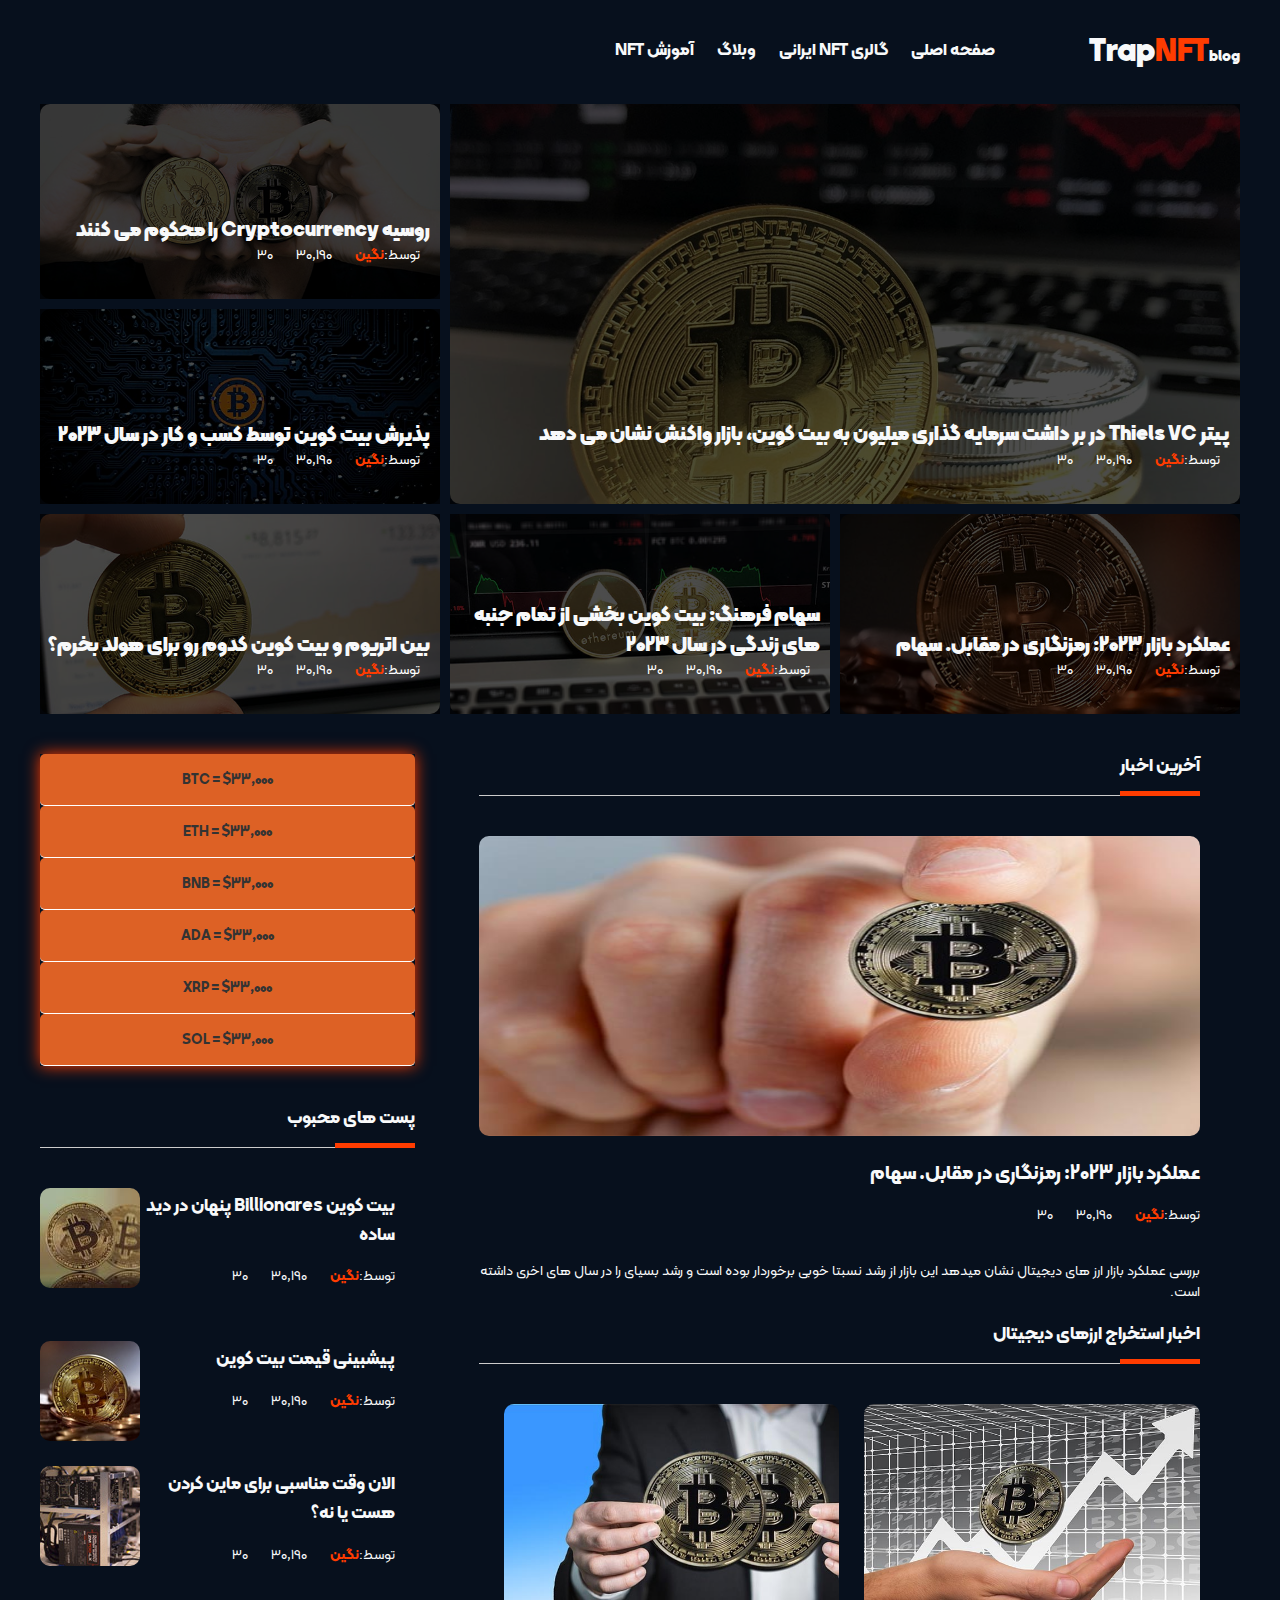
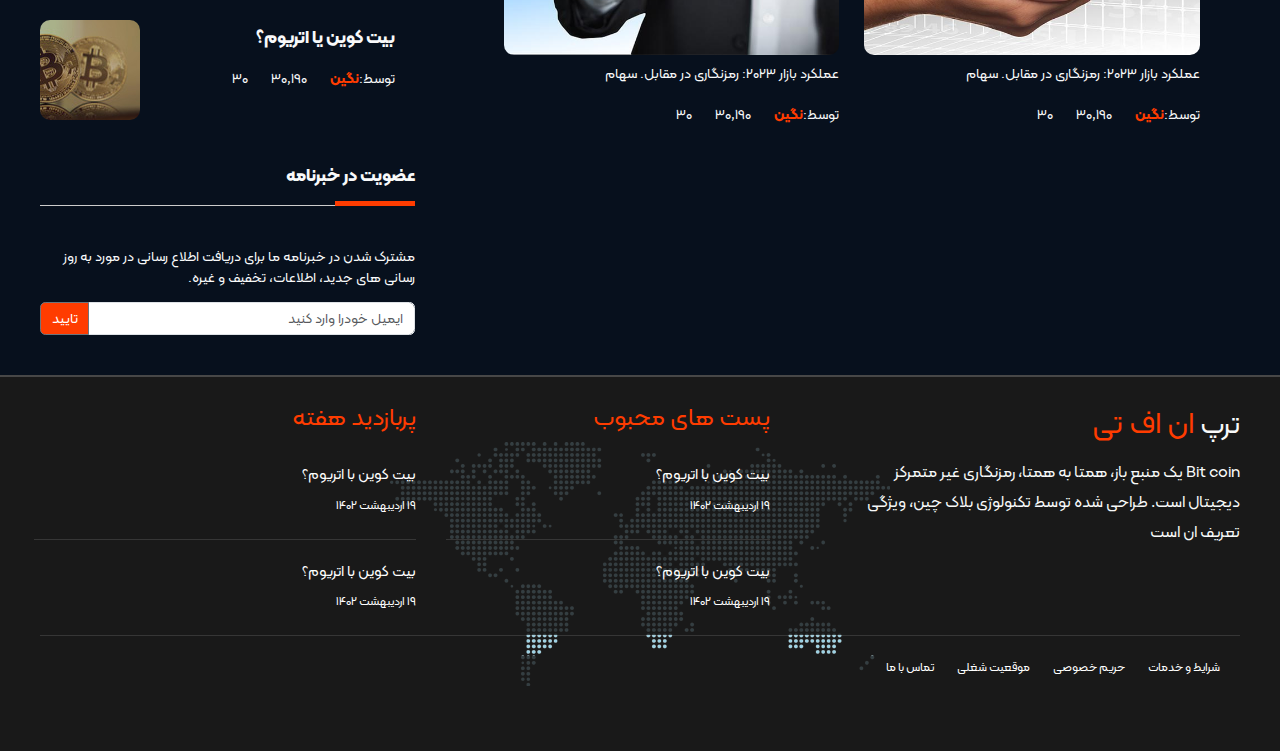
<file: blog.html>
<!DOCTYPE html>
<html lang="en" dir="rtl">

<head>
    <meta charset="UTF-8">
    <meta name="viewport" content="width=device-width, initial-scale=1.0">
    <link rel="stylesheet" href="https://use.fontawesome.com/releases/v5.7.2/css/all.css"
        integrity="sha384-fnmOCqbTlWIlj8LyTjo7mOUStjsKC4pOpQbqyi7RrhN7udi9RwhKkMHpvLbHG9Sr" crossorigin="anonymous">
    <link rel="stylesheet" href="css/bootstrap.rtl.min.css">
    <link rel="stylesheet" href="css/blog-style.css">
    <link rel="stylesheet" href="css/fonts.css">
    <link rel="stylesheet" href="css/top-btn.css">
    <link rel="icon" type="image/png" href="img/logo/TRAP.png" sizes="32x32">
    <title>وبلاگ</title>
</head>

<body>
    <!-- top button -->
    <button onclick="topFunction()" id="top-btn">
        <img src="icon/gif/arrow-top-icon.gif" alt="" width="40px" height="40px">
    </button>
    <!-- top button -->
    <section class="app">
        <header>
            <nav class="header">
                <button class="header-menu-burger" onclick="showMenu()"><i class="fas fa-bars"></i></button>
                <a href="index.html" target="_blank">
                    <h2 class="header-logo font_header text-light">Trap<span class="text-orange header-logo-span">NFT</span><span class="text-light">blog</span></h2>
                </a>
                <ul class="header-menu" id="menu">
                    <li class="header-menu-item"><a href="index.html" class="header-menu-item-link text-light">صفحه اصلی</a></li>
                    <li class="header-menu-item"><a href="gallery-nft.html" class="header-menu-item-link text-light">گالری NFT
                        ایرانی</a></li>
                        <li class="header-menu-item"><a href="blog.html" class="header-menu-item-link text-light">
                            وبلاگ</a></li>
                            <li class="header-menu-item"><a href="#" class="header-menu-item-link text-light">
                                آموزش NFT</a></li>
                            </ul>
                <section class="clear-fix"></section>
            </nav>
        </header>
        <section class="content">
            <section class="intro-h-600px">
                <section class="intro-row intro-h-2-3 mb-10">
                    <section class="intro-2-3-col intro-h-100 position-relative h-md-300">
                        <section class="img-bg bg-1 intro-h-100"></section>
                        <section class="intro-item-caption">
                            <h3 class="caption-title">
                                <span>
                                    <a href="#" class="not-link text-light link-hover-main">
                                        پیتر Thiels VC در بر داشت سرمایه گذاری میلیون به بیت کوین، بازار واکنش نشان می
                                        دهد
                                    </a>
                                </span>
                            </h3>
                            <ul class="caption-info-bar">
                                <li>توسط:<b><a href="#" class="text-yellow link-hover link-hover">نگین</a> </b></li>
                                <li><i class="fas fa-bolt text-yellow"></i>30,190 </li>
                                <li><i class="fas fa-comments text-yellow"></i>30</li>
                            </ul>
                        </section>
                    </section>
                    <section class="intro-1-3-col intro-h-100">
                        <section class="intro-1-3-item intro-h-50 position-relative h-md-300">
                            <section class="img-bg bg-2 intro-h-100"></section>
                            <section class="intro-item-caption">
                                <h3 class="caption-title">
                                    <b>
                                        <a href="#" class="not-link text-light">
                                            روسیه Cryptocurrency را محکوم می کنند
                                        </a>
                                    </b>
                                </h3>
                                <ul class="caption-info-bar">
                                    <li>توسط:<b><a href="#" class="text-yellow link-hover">نگین</a> </b></li>
                                    <li> <i class="fas fa-bolt text-yellow"></i>30,190 </li>
                                    <li><i class="fas fa-comments text-yellow"></i>30</li>
                                </ul>
                            </section>
                        </section>
                        <section class="intro-1-3-item intro-h-50 position-relative h-md-300">
                            <section class="img-bg bg-3 intro-h-100"></section>
                            <section class="intro-item-caption">
                                <h3 class="caption-title">
                                    <b>
                                        <a href="#" class="not-link text-light">پذیرش بیت کوین توسط کسب و کار در سال
                                            2023</a>
                                    </b>
                                </h3>
                                <ul class="caption-info-bar">
                                    <li>توسط:<b><a href="#" class="text-yellow link-hover">نگین</a> </b></li>
                                    <li> <i class="fas fa-bolt text-yellow"></i>30,190 </li>
                                    <li><i class="fas fa-comments text-yellow"></i>30</li>
                                </ul>
                            </section>
                        </section>
                    </section>
                    <section class="clear-fix"></section>
                </section>


                <section class="intro-row intro-h-1-3">
                    <section class="intro-1-3-col-item intro-h-100 position-relative h-md-300">
                        <section class="img-bg bg-4 intro-h-100"></section>
                        <section class="intro-item-caption">
                            <h3 class="caption-title">
                                <b>
                                    <a href="#" class="not-link text-light">
                                        عملکرد بازار 2023: رمزنگاری در مقابل. سهام
                                    </a>
                                </b>
                            </h3>
                            <ul class="caption-info-bar">
                                <li>توسط:<b><a href="#" class="text-yellow link-hover">نگین</a> </b></li>
                                <li> <i class="fas fa-bolt text-yellow"></i>30,190 </li>
                                <li><i class="fas fa-comments text-yellow"></i>30</li>
                            </ul>
                        </section>
                    </section>
                    <section class="intro-1-3-col-item intro-h-100 position-relative h-md-300">
                        <section class="img-bg bg-5 intro-h-100"></section>
                        <section class="intro-item-caption">
                            <h3 class="caption-title">
                                <b>
                                    <a href="#" class="not-link text-light">
                                        سهام فرهنگ: بیت کوین بخشی از تمام جنبه های زندگی در سال 2023
                                    </a>
                                </b>
                            </h3>
                            <ul class="caption-info-bar">
                                <li>توسط:<b><a href="#" class="text-yellow link-hover">نگین</a> </b></li>
                                <li> <i class="fas fa-bolt text-yellow"></i>30,190 </li>
                                <li><i class="fas fa-comments text-yellow"></i>30</li>
                            </ul>
                        </section>
                    </section>
                    <section class="intro-1-3-col-item intro-h-100 position-relative h-md-300">
                        <section class="img-bg bg-6 intro-h-100"></section>
                        <section class="intro-item-caption">
                            <h3 class="caption-title">
                                <b>
                                    <a href="#" class="not-link text-light">
                                        بین اتریوم و بیت کوین کدوم رو برای هولد بخرم؟
                                    </a>
                                </b>
                            </h3>
                            <ul class="caption-info-bar">
                                <li>توسط:<b><a href="#" class="text-yellow link-hover">نگین</a> </b></li>
                                <li> <i class="fas fa-bolt text-yellow"></i>30,190 </li>
                                <li><i class="fas fa-comments text-yellow"></i>30</li>
                            </ul>
                        </section>
                    </section>
                    <section class="clear-fix"></section>
                </section>
            </section>




            <section class="container">
                <main class="main">
                    <section class="main-news">
                        <h2 class="title text-light">
                            آخرین اخبار

                        </h2>
                        <article>
                            <img src="images/recent-news-1-600x450.jpg" alt="" class="main-news-img rounded-img"
                                height="300px">
                            <h3 class="article-title">
                                <a href="#" class="text-light">
                                    عملکرد بازار 2023: رمزنگاری در مقابل. سهام
                                </a>
                            </h3>
                            <ul class="info-bar">
                                <li class="text-light">توسط:<b><a href="#" class="text-yellow link-hover">نگین</a> </b>
                                </li>
                                <li class="text-light"> <i class="fas fa-bolt text-yellow"></i>30,190 </li>
                                <li class="text-light"><i class="fas fa-comments text-yellow"></i>30</li>
                            </ul>
                            <p class="text-light">بررسی عملکرد بازار ارز های دیجیتال نشان میدهد این بازار از رشد نسبتا
                                خوبی برخوردار بوده است و رشد بسیای را در سال های اخری داشته است.</p>
                        </article>
                    </section>

                    <section class="main-crypto-mining-news">
                        <h2 class="title text-light">
                            اخبار استخراج ارزهای دیجیتال
                        </h2>
                        <section class="main-news-w-50">
                            <article>
                                <img src="images/crypto-news-2-600x450.jpg" alt="" class="main-news-img rounded-img">
                                <h3>
                                    <a href="#" class="text-light">
                                        عملکرد بازار 2023: رمزنگاری در مقابل. سهام
                                    </a>
                                </h3>
                                <ul class="info-bar">
                                    <li class="text-light">توسط:<b><a href="#" class="text-yellow link-hover">نگین</a>
                                        </b></li>
                                    <li class="text-light"> <i class="fas fa-bolt text-yellow"></i>30,190 </li>
                                    <li class="text-light"><i class="fas fa-comments text-yellow"></i>30</li>
                                </ul>
                            </article>
                        </section>
                        <section class="main-news-w-50">
                            <article>
                                <img src="images/crypto-news-1-600x450.jpg" alt="" class="main-news-img rounded-img">
                                <h3>
                                    <a href="#" class="text-light">
                                        عملکرد بازار 2023: رمزنگاری در مقابل. سهام
                                    </a>
                                </h3>
                                <ul class="info-bar">
                                    <li class="text-light">توسط:<b><a href="#" class="text-yellow link-hover">نگین</a>
                                        </b></li>
                                    <li class="text-light"> <i class="fas fa-bolt text-yellow"></i>30,190 </li>
                                    <li class="text-light"><i class="fas fa-comments text-yellow"></i>30</li>
                                </ul>
                            </article>
                        </section>
                        <section class="clear-fix"></section>
                    </section>
            </section>
        </section>
        </main>

        <aside class="sidebar">
            <section class="sidebar-item">
                <ul class="sidebar-list">
                    <li><b> BTC = $33,000</b></li>
                    <li><b> ETH = $33,000</b></li>
                    <li><b> BNB = $33,000</b></li>
                    <li><b> ADA = $33,000</b></li>
                    <li><b> XRP = $33,000</b></li>
                    <li><b> SOL = $33,000</b></li>
                </ul>
            </section>
            <section class="sidebar-item">
                <h2 class="title text-light">
                    پست های محبوب
                </h2>
                <section class="popular-posts">
                    <img src="images/polular-1-100x100.jpg" alt="" class="popular-posts-img rounded-img">
                    <section class="popular-posts-title">
                        <h3>
                            <a href="#">
                                <b class="text-light">بیت کوین Billionares پنهان در دید ساده</b>
                            </a>
                        </h3>
                        <ul class="info-bar">
                            <li class="text-light">توسط:<b><a href="#" class="text-yellow link-hover">نگین</a> </b></li>
                            <li class="text-light"> <i class="fas fa-bolt text-yellow"></i>30,190 </li>
                            <li class="text-light"><i class="fas fa-comments text-yellow"></i>30</li>
                        </ul>
                    </section>
                    <section class="clear-fix"></section>
                </section>
                <section class="popular-posts">
                    <img src="images/polular-2-100x100.jpg" alt="" class="popular-posts-img rounded-img">
                    <section class="popular-posts-title">
                        <h3>
                            <a href="#">
                                <b class="text-light">پیشبینی قیمت بیت کوین</b>
                            </a>
                        </h3>
                        <ul class="info-bar">
                            <li class="text-light">توسط:<b><a href="#" class="text-yellow link-hover">نگین</a> </b></li>
                            <li class="text-light"> <i class="fas fa-bolt text-yellow"></i>30,190 </li>
                            <li class="text-light"><i class="fas fa-comments text-yellow"></i>30</li>
                        </ul>
                    </section>
                    <section class="clear-fix"></section>
                </section>
                <section class="popular-posts">
                    <img src="images/polular-3-100x100.jpg" alt="" class="popular-posts-img rounded-img">
                    <section class="popular-posts-title">
                        <h3>
                            <a href="#">
                                <b class="text-light">الان وقت مناسبی برای ماین کردن هست یا نه؟</b>
                            </a>
                        </h3>
                        <ul class="info-bar">
                            <li class="text-light">توسط:<b><a href="#" class="text-yellow link-hover">نگین</a> </b></li>
                            <li class="text-light"> <i class="fas fa-bolt text-yellow"></i>30,190 </li>
                            <li class="text-light"><i class="fas fa-comments text-yellow"></i>30</li>
                        </ul>
                    </section>
                    <section class="clear-fix"></section>
                </section>
                <section class="popular-posts">
                    <img src="images/polular-4-100x100.jpg" alt="" class="popular-posts-img rounded-img">
                    <section class="popular-posts-title">
                        <h3>
                            <a href="#">
                                <b class="text-light">بیت کوین یا اتریوم؟</b>
                            </a>
                        </h3>
                        <ul class="info-bar">
                            <li class="text-light">توسط:<b><a href="#" class="text-yellow link-hover">نگین</a> </b></li>
                            <li class="text-light"> <i class="fas fa-bolt text-yellow"></i>30,190 </li>
                            <li class="text-light"><i class="fas fa-comments text-yellow"></i>30</li>
                        </ul>
                    </section>
                    <section class="clear-fix"></section>
                </section>
            </section>

            <section class="sidebar-item">
                <h2 class="title text-light">
                    عضویت در خبرنامه
                </h2>
                <p class="text-light">مشترک شدن در خبرنامه ما برای دریافت اطلاع رسانی در مورد به روز رسانی های جدید،
                    اطلاعات، تخفیف و غیره.
                </p>
                <form action="" class="subscribe-form">
                    <div class="input-group mb-3">
                        <input type="text" class="form-control" placeholder="ایمیل خودرا وارد کنید" aria-label="Example text with button addon" aria-describedby="button-addon1">
                        <button class="btn btn-outline-secondary " type="button" id="button-addon1">تایید</button>
                      </div>
                      
                </form>
                <section class="clear-fix"></section>
            </section>
        </aside>
        <section class="clear-fix"></section>
    </section>


    <footer class="footer">
        <section class="app bg-map">
            <section class="footer-row">
                <section class="footer-col">
                    <a href="#" target="_blank">
                        <h2 class="text-light footer-logo">ترپ <span class="text-yellow header-logo-span">ان
                                اف تی</span></h2>
                    </a>
                    <section class="clear-fix"></section>
                    <p class="text-light footer-p">Bit coin یک منبع باز، همتا به همتا، رمزنگاری غیر متمرکز دیجیتال است.
                        طراحی شده توسط تکنولوژی بلاک چین، ویژگی تعریف ان است</p>
                </section>


                <section class="footer-col footer-post-trends">
                    <h3 class="text-yellow footer-section-title">پست های محبوب</h3>
                    <section class="footer-section-link-item">
                        <a href="#">بیت کوین با اتریوم؟</a>
                        <p> 19 اردیبهشت 1402</p>
                    </section>
                    <section class="footer-line"></section>
                    <section class="footer-section-link-item">
                        <a href="#">بیت کوین با اتریوم؟</a>
                        <p> 19 اردیبهشت 1402</p>
                    </section>
                </section>
                <section class="footer-col">
                    <h3 class="text-yellow footer-section-title">پربازدید هفته</h3>
                    <section class="footer-section-link-item">
                        <a href="#">بیت کوین با اتریوم؟</a>
                        <p> 19 اردیبهشت 1402</p>
                    </section>
                    <section class="footer-line"></section>
                    <section class="footer-section-link-item">
                        <a href="#">بیت کوین با اتریوم؟</a>
                        <p> 19 اردیبهشت 1402</p>
                    </section>
                </section>
                <section class="clear-fix"></section>
            </section>
            <section class="footer-line"></section>
            <section class="footer-row">
                <ul class="footer-menu">
                    <li><a href="#">شرایط و خدمات</a></li>
                    <li><a href="#">حریم خصوصی</a></li>
                    <li><a href="#">موقعیت شغلی</a></li>
                    <li><a href="#">تماس با ما</a></li>
                </ul>
                <section class="clear-fix"></section>
                <ul class="footer-social-network">
                    <li>
                        <a href="#"><i class="fab fa-facebook facebook icon-footer-transition "></i></a>
                    </li>
                    <li>
                        <a href="#"><i class="fab fa-bitcoin bitcoin icon-footer-transition"></i></a>
                    </li>
                    <li>
                        <a href="#"><i class="fab fa-telegram telegram icon-footer-transition"></i></a>
                    </li>
                    <li>
                        <a href="#"><i class="fab fa-github github icon-footer-transition"></i></a>
                    </li>
                </ul>
                <section class="clear-fix"></section>
            </section>
            <section class="clear-fix"></section>
    </footer>
            <script></script>
            <script src="js/menu-burger-blog.js"></script>
            <script src="js/top-btn.js"></script>
</body>

</html>
</file>
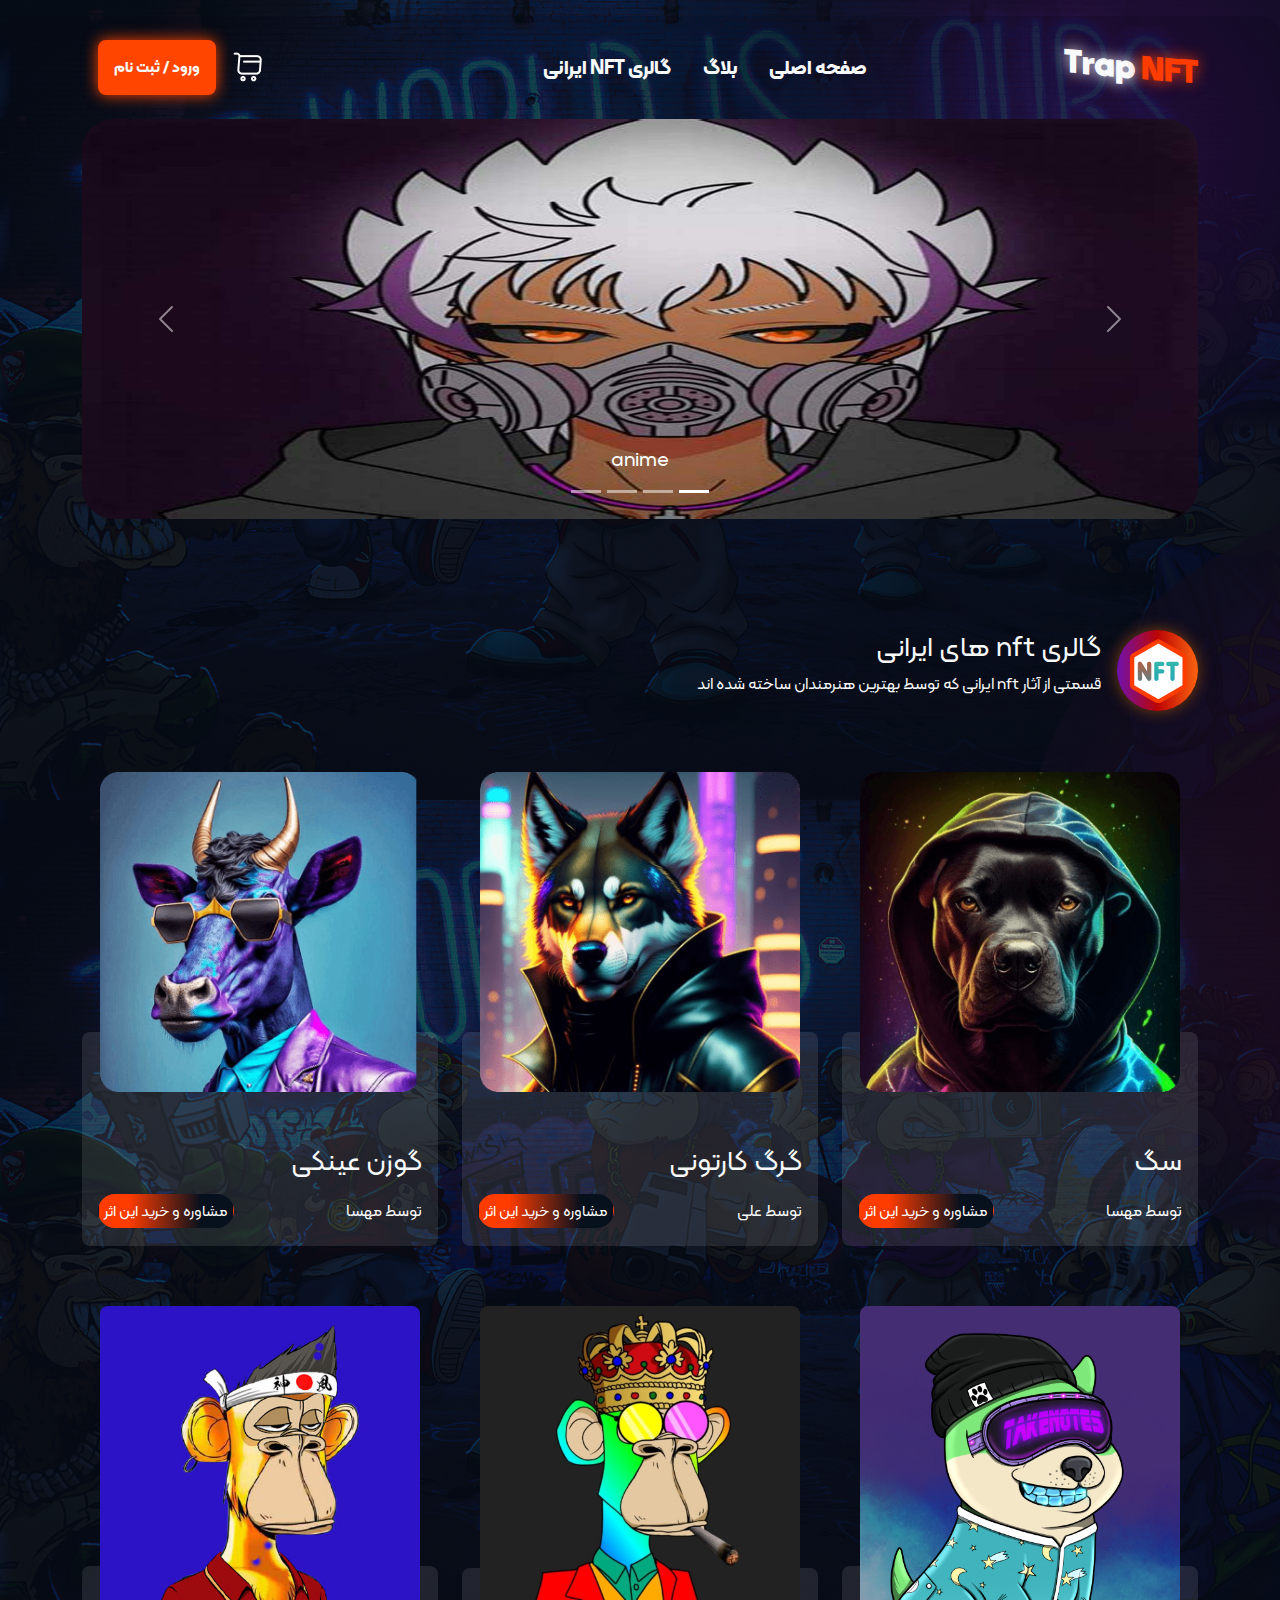
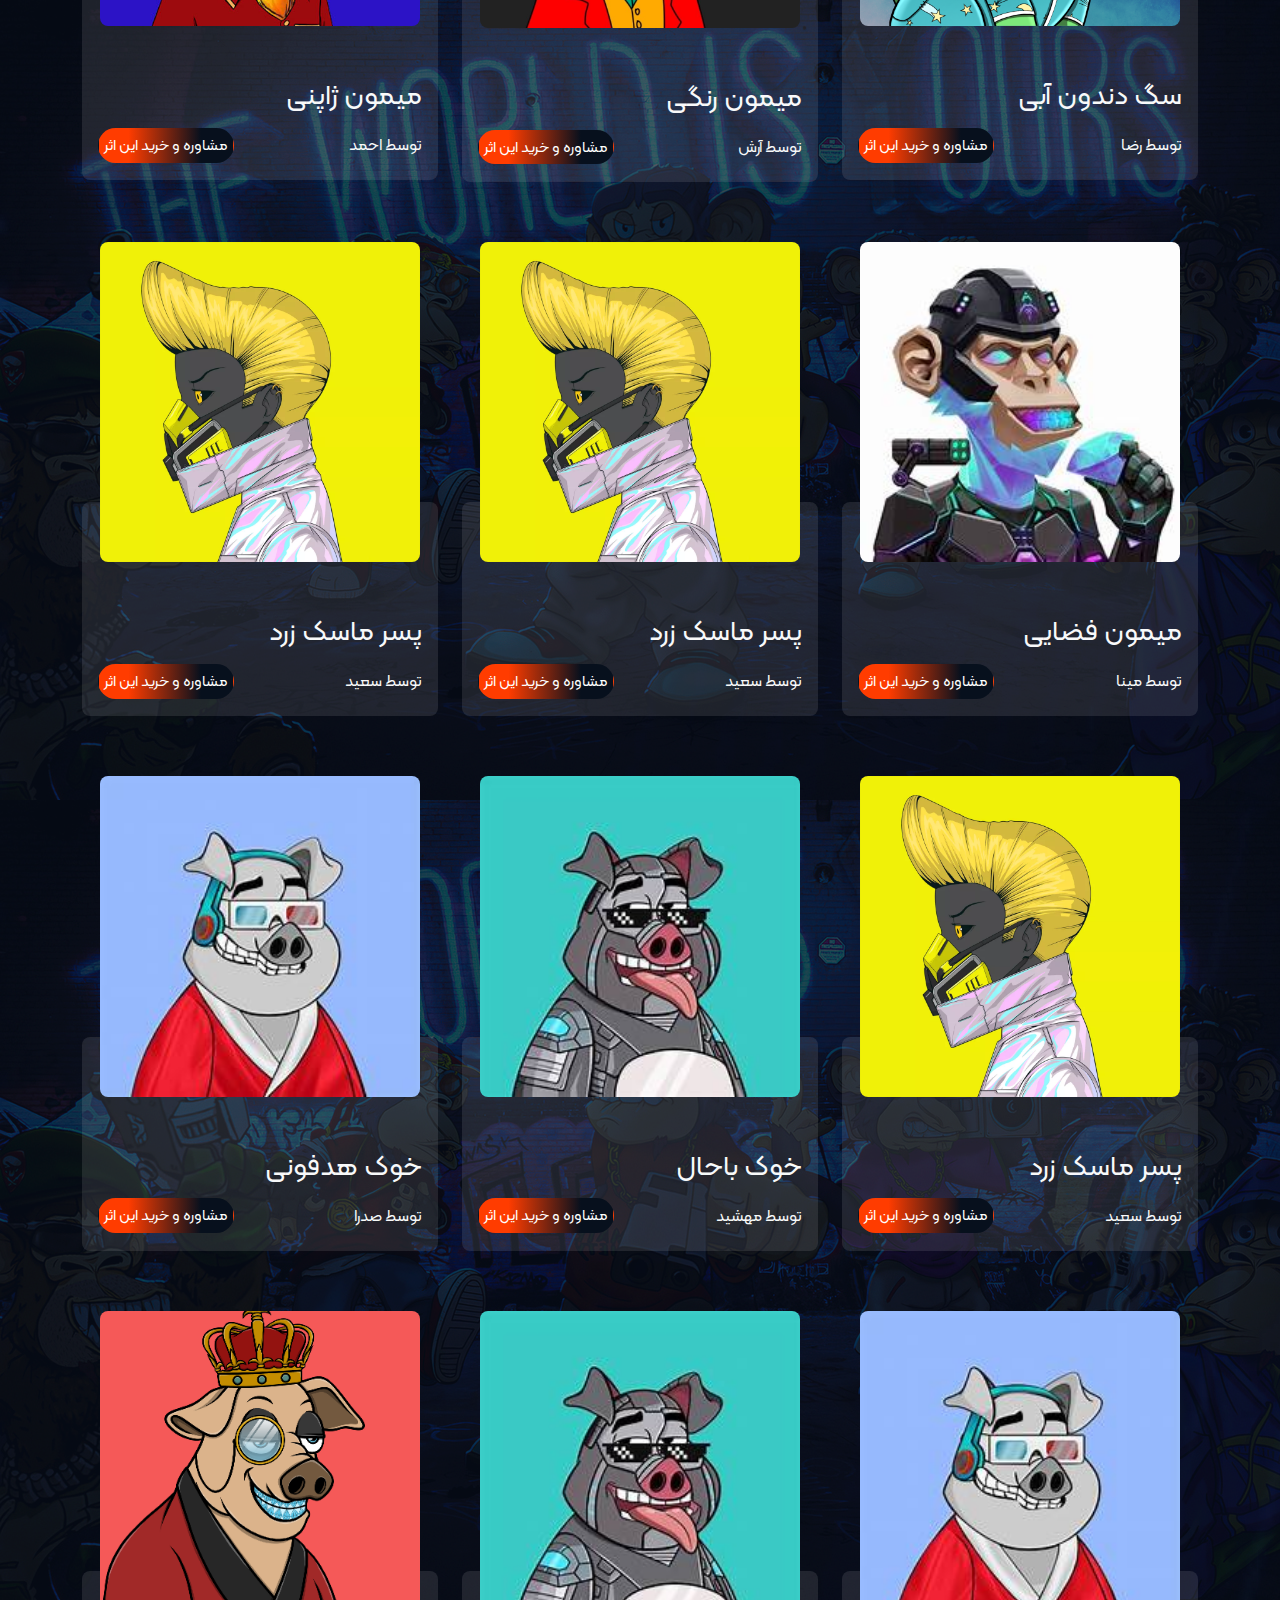
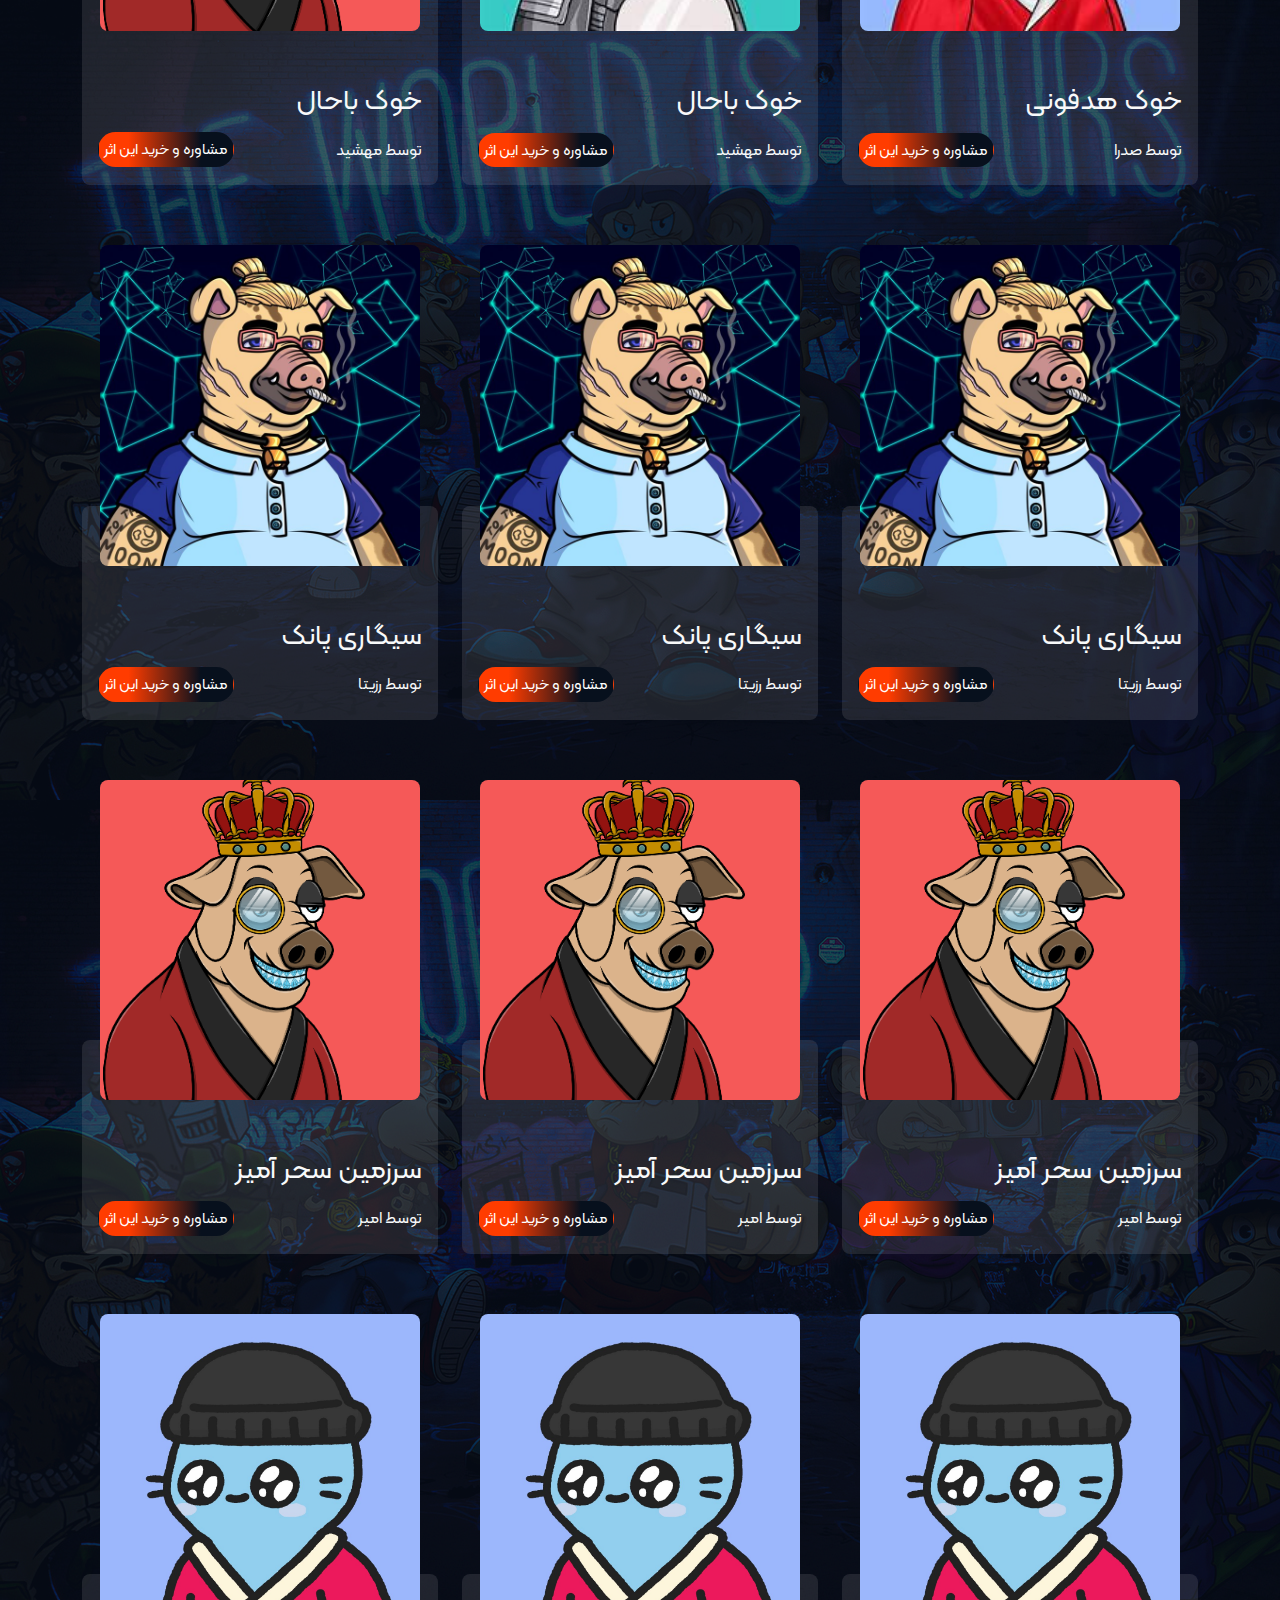
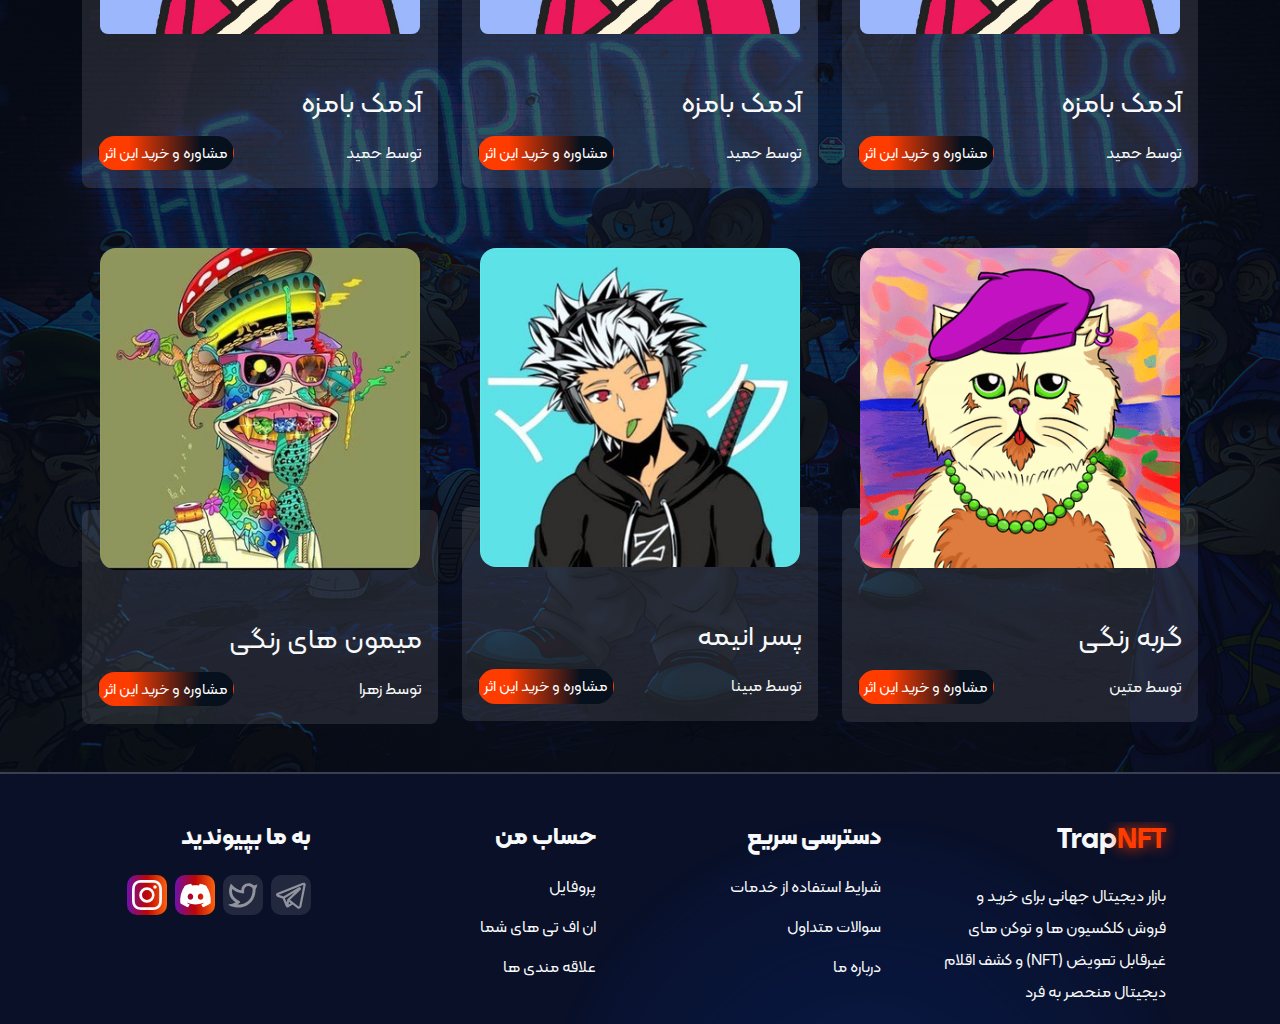
<file: gallery-nft.html>
<!DOCTYPE html>
<html lang="en" dir="rtl">

<head>
    <meta charset="UTF-8">
    <meta name="viewport" content="width=device-width, initial-scale=1.0">
    <title>گالری nft های ایرانی</title>
    <!-- bootstrap css files -->
    <link rel="stylesheet" href="css/bootstrap.rtl.min.css">

    <!-- style -->
    <link rel="stylesheet" href="css/style.css">

    <!-- fonts -->
    <link rel="stylesheet" href="css/fonts.css">
    <!-- button top style -->
    <link rel="stylesheet" href="css/top-btn.css">
    <!-- fontawesome -->
    <link rel="stylesheet" href="fontawesome/css/all.css">
    <!-- icon -->
    <link rel="icon" type="image/png" href="img/logo/TRAP.png" sizes="32x32">
</head>

<body class="bg_gallery">
    <!-- top button -->
    <button onclick="topFunction()" id="top-btn">
        <img src="icon/gif/arrow-top-icon.gif" alt="" width="40px" height="40px">
    </button>
    <!-- top button -->
    <header>
        <!-- navbar menu -->
        <div class="bg_danger m-auto me-5">
            <nav class="navbar navbar-expand-lg mt-3">
                <div class="container-fluid container-xl">
                    <button class="navbar-toggler" type="button" data-bs-toggle="collapse"
                        data-bs-target="#navbarNavDropdown" aria-controls="navbarNavDropdown" aria-expanded="false"
                        aria-label="Toggle navigation">
                        <img src="icon/navbar-toggler-icon.png" alt="">
                    </button>
                    <a href="#" class="navbar-brand text-light font_header">Trap <span
                            class="text_FF3C00 bg_shadow_FF3C00">
                            NFT</span> </a>
                    <div class="d-lg-none">
                        <a href="#" class="me-3">
                            <img src="icon/search.png" alt="" class="search_click">
                        </a>
                        <a href="#">
                            <img src="icon/user-icon.png" alt="">
                        </a>

                    </div>
                    <div class="collapse navbar-collapse justify-content-lg-between bg_nav rounded-2 p-3"
                        id="navbarNavDropdown">

                        <ul class="navbar-nav w_70_nav gap-3 fs-5 justify-content-center">


                            <li class="nav-item">
                                <a class="nav-link text-light fs-5 fw-bold" aria-current="page" href="index.html">صفحه
                                    اصلی</a>
                            </li>
                            <li class="nav-item">
                                <a class="nav-link text-light  fs-5 fw-bold" href="blog.html">بلاگ</a>
                            </li>
                            <li class="nav-item">
                                <a class="nav-link text-light  fs-5 fw-bold" href="gallery-nft.html">گالری NFT ایرانی</a>
                            </li>
                        </ul>
                        <div class="display-icon-header d-flex align-items-center">
                            <a href="#" class="me-3">
                                <img src="icon/shoppingcart.png" alt="" class="shoppingcart">
                            </a>

                            <!-- login form -->
                            <button
                            class="button_login h_btn h_btn_login bg_FF3C00 text-light fw-bold text-decoration-none p-3 rounded-3 d-none d-lg-inline-block shadow_btn">ورود
                            / ثبت نام</button>
                        <div class="modal">
                            <form action="" class="modal-content needs-validation" novalidate>
                                <div class="modal-img">
                                    <span class="fa fa-times close"></span>
                                    <img src="img/user-vector-login.png" alt="">
                                </div>
                                <div class="modal-container ">
                                    <div><label for="validationTooltip01" class="form-label">نام کاربری:</label>
                                        <input type="text" class="form-control " id="validationTooltip01"
                                            placeholder="root404" required>
                                        <div class="invalid-feedback">
                                            لطفا یک نام کاربری معتبر وارد کنید.
                                        </div>
                                        <div class="valid-feedback">
                                            معتبر
                                        </div>
                                    </div>

                                    <div>
                                        <label for="validationTooltip01" class="form-label">رمز عبور:</label>
                                        <input type="password" class="form-control" id="validationTooltip01"
                                            placeholder="$%$TF$#E%$r53" required>
                                        <div class="invalid-feedback">
                                            لطفا یک رمز عبور معتبر وارد کنید.
                                        </div>
                                        <div class="valid-feedback">
                                            معتبر
                                        </div>
                                    </div>
                                    <a href="#">
                                        <button class="button_login button_login_form mt-4">ورود</button>
                                    </a>
                                    <br>
                                    <div class="d-flex align-items-center justify-content-between mt-3">
                                        <div class=" d-flex align-items-center gap-1">
                                            <input type="checkbox">
                                            <span>منو یادت باشه</span>
                                        </div>

                                        <a href="#">ثبت نام</a>
                                    </div>
                                </div>
                            </form>
                        </div>
                            <!-- /login form -->
                        </div>
                    </div>
                </div>
            </nav>

            <!-- slider -->
            <div class="container-fluid container-xl">
                <div id="carouselExampleAutoplaying" class="carousel  slide" data-bs-ride="carousel">
                    <div class="carousel-indicators">
                        <button data-bs-target="#carouselExampleIndicators" data-bs-slide-to="0" class="active"
                            aria-current="true" aria-label="Slide 1"></button>
                        <button data-bs-target="#carouselExampleIndicators" data-bs-slide-to="1"
                            aria-label="Slide 2"></button>
                        <button data-bs-target="#carouselExampleIndicators" data-bs-slide-to="2"
                            aria-label="Slide 3"></button>
                        <button data-bs-target="#carouselExampleIndicators" data-bs-slide-to="3"
                            aria-label="Slide 4"></button>
                    </div>
                    <div class="carousel-inner carousel-theme rounded-5">
                        <div class="carousel-item active" data-bs-interval="4000">
                            <img src="img/anime-3.jpg" class="d-block" alt="" width="100%" height="400px">
                            <div class="carousel-caption d-none d-md-block">
                                <h5>anime</h5>
                            </div>
                        </div>
                        <div class="carousel-item" data-bs-interval="4000">
                            <img src="img/cat (1).png" alt="" class="d-block" width="100%" height="400px">
                            <div class="carousel-caption d-none d-md-block">
                                <h5>cat</h5>
                            </div>
                        </div>
                        <div class="carousel-item" data-bs-interval="4000">
                            <img src="img/dog-nft.png" alt="" class="d-block" width="100%" height="400px">
                            <div class="carousel-caption d-none d-md-block">
                                <h5>dog</h5>
                            </div>
                        </div>
                        <div class="carousel-item" data-bs-interval="4000">
                            <img src="img/monkey_tgb (1).jpg" alt="" class="d-block" width="100%" height="400px">
                            <div class="carousel-caption d-none d-md-block">
                                <h5 class="text-bg-dark w-25 rounded-5">monkey_tgb</h5>
                            </div>
                        </div>
                    </div>
                    <button class="carousel-control-prev" type="button" data-bs-target="#carouselExampleAutoplaying"
                        data-bs-slide="prev">
                        <span class="carousel-control-prev-icon" aria-hidden="true"></span>
                        <span class="visually-hidden">Previous</span>
                    </button>
                    <button class="carousel-control-next" type="button" data-bs-target="#carouselExampleAutoplaying"
                        data-bs-slide="next">
                        <span class="carousel-control-next-icon" aria-hidden="true"></span>
                        <span class="visually-hidden">Next</span>
                    </button>
                </div>
            </div>
            <!-- slider -->

            <!--gallery -->
            <div class="container-fluid position-relative overflow-hidden">
                <div class="container-fluid container-lg ">
                    <div
                    class="header_container_main  header_container_trends d-flex justify-content-between align-items-center">
                    <div class="d-flex gap-3 align-items-center">
                        <div class="bg_gradient_main bg_gradient_main_wallet rounded-circle d-flex justify-content-center align-items-center">
                            <img src="img/nft-token-13064.png" alt="">
                        </div>
                        <div class="text-light">
                            <h5 class="fs-3 fw-medium"> گالری nft های ایرانی</h5>
                            <p>قسمتی از آثار nft ایرانی که توسط بهترین هنرمندان ساخته شده اند</p>
                        </div>
                    </div>
                </div>
                    <div class="row">
                        <div class="col-12 col-sm-6 col-md-4">
                            <div class="box_trends">
                                <div class="img_box_trends text-center">
                                    <img src="img/dog-nft.png" alt="" class="rounded-3 ">
                                </div>

                                <div class="caption_box_trends rounded-3 px-3">
                                    <h5 class="text-light fw-medium text-tart fs-3 mb-3">سگ</h5>

                                    <div class="text-light d-flex justify-content-between align-items-center">
                                        <div>
                                            <span class="fs-6">توسط مهسا</span>
                                        </div>
                                        <a href="" class="btn btn_gallery_buy">مشاوره و خرید این اثر</a>
                                    </div>
                                </div>
                            </div>
                        </div>
                        <div class="col-12 col-sm-6 col-md-4">
                            <div class="box_trends">
                                <div class="img_box_trends text-center">
                                    <img src="img/wolf-nft.png" alt="" class="rounded-3 ">
                                </div>

                                <div class="caption_box_trends rounded-3 px-3">
                                    <h5 class="text-light fw-medium text-start fs-3 mb-3">گرگ کارتونی</h5>

                                    <div class="text-light d-flex justify-content-between align-items-center">
                                        <div>
                                            <span class="fs-6">توسط علی</span>
                                        </div>
                                        <a href="" class="btn btn_gallery_buy">مشاوره و خرید این اثر</a>
                                    </div>
                                </div>
                            </div>
                        </div>
                        <div class="col-12 col-sm-6 col-md-4">
                            <div class="box_trends">
                                <div class="img_box_trends text-center">
                                    <img src="img/deer-nft.png" alt="" class="rounded-3 ">
                                </div>

                                <div class="caption_box_trends rounded-3 px-3">
                                    <h5 class="text-light fw-medium text-start fs-3 mb-3">گوزن عینکی</h5>

                                    <div class="text-light d-flex justify-content-between align-items-center">
                                        <div>
                                            <span class="fs-6">توسط مهسا</span>
                                        </div>
                                        <a href="" class="btn btn_gallery_buy">مشاوره و خرید این اثر</a>
                                    </div>
                                </div>
                            </div>
                        </div>
                        <div class="col-12 col-sm-6 col-md-4">
                            <div class="box_trends">
                                <div class="img_box_trends text-center">
                                    <img src="img/img_8927.webp" alt="" class="rounded-3 ">
                                </div>

                                <div class="caption_box_trends rounded-3 px-3">
                                    <h5 class="text-light fw-medium text-start fs-3 mb-3">سگ دندون آبی</h5>

                                    <div class="text-light d-flex justify-content-between align-items-center">
                                        <div>
                                            <span class="fs-6">توسط رضا</span>
                                        </div>
                                        <a href="" class="btn btn_gallery_buy">مشاوره و خرید این اثر</a>
                                    </div>
                                </div>
                            </div>
                        </div>
                        <div class="col-12 col-sm-6 col-md-4">
                            <div class="box_trends">
                                <div class="img_box_trends text-center">
                                    <img src="img/20542297.jpg" alt="" class="rounded-3 ">
                                </div>

                                <div class="caption_box_trends rounded-3 px-3">
                                    <h5 class="text-light fw-medium text-start fs-3 mb-3">میمون رنگی</h5>

                                    <div class="text-light d-flex justify-content-between align-items-center">
                                        <div>
                                            <span class="fs-6">توسط آرش</span>
                                        </div>
                                        <a href="" class="btn btn_gallery_buy">مشاوره و خرید این اثر</a>
                                    </div>
                                </div>
                            </div>
                        </div>
                        <div class="col-12 col-sm-6 col-md-4">
                            <div class="box_trends">
                                <div class="img_box_trends text-center">
                                    <img src="img/Crypto_Ape_Nft_1630843973857.jpg" alt="" class="rounded-3">
                                </div>

                                <div class="caption_box_trends rounded-3 px-3">
                                    <h5 class="text-light fw-medium text-start fs-3 mb-3">میمون ژاپنی</h5>

                                    <div class="text-light d-flex justify-content-between align-items-center">
                                        <div>
                                            <span class="fs-6">توسط احمد</span>
                                        </div>
                                        <a href="" class="btn btn_gallery_buy">مشاوره و خرید این اثر</a>
                                    </div>
                                </div>
                            </div>
                        </div>


                        <div class="col-12 col-sm-6 col-md-4">
                            <div class="box_trends">
                                <div class="img_box_trends text-center">
                                    <img src="img/th.jpg" alt="" class="rounded-3 ">
                                </div>

                                <div class="caption_box_trends rounded-3 px-3">
                                    <h5 class="text-light fw-medium text-start fs-3 mb-3">میمون فضایی</h5>

                                    <div class="text-light d-flex justify-content-between align-items-center">
                                        <div>
                                            <span class="fs-6">توسط مینا</span>
                                        </div>
                                        <a href="" class="btn btn_gallery_buy">مشاوره و خرید این اثر</a>
                                    </div>
                                </div>
                            </div>
                        </div>
                        <div class="col-12 col-sm-6 col-md-4">
                            <div class="box_trends">
                                <div class="img_box_trends text-center">
                                    <img src="img/60f5f85aa11d21c6d93034fd_oni-012-1024x1024.png" alt=""
                                        class="rounded-3 ">
                                </div>

                                <div class="caption_box_trends rounded-3 px-3">
                                    <h5 class="text-light fw-medium text-start fs-3 mb-3">پسر ماسک زرد</h5>

                                    <div class="text-light d-flex justify-content-between align-items-center">
                                        <div>
                                            <span class="fs-6">توسط سعید</span>
                                        </div>
                                        <a href="" class="btn btn_gallery_buy">مشاوره و خرید این اثر</a>
                                    </div>
                                </div>
                            </div>
                        </div>
                        <div class="col-12 col-sm-6 col-md-4">
                            <div class="box_trends">
                                <div class="img_box_trends text-center">
                                    <img src="img/60f5f85aa11d21c6d93034fd_oni-012-1024x1024.png" alt=""
                                        class="rounded-3 ">
                                </div>

                                <div class="caption_box_trends rounded-3 px-3">
                                    <h5 class="text-light fw-medium text-start fs-3 mb-3">پسر ماسک زرد</h5>

                                    <div class="text-light d-flex justify-content-between align-items-center">
                                        <div>
                                            <span class="fs-6">توسط سعید</span>
                                        </div>
                                        <a href="" class="btn btn_gallery_buy">مشاوره و خرید این اثر</a>
                                    </div>
                                </div>
                            </div>
                        </div>
                        <div class="col-12 col-sm-6 col-md-4">
                            <div class="box_trends">
                                <div class="img_box_trends text-center">
                                    <img src="img/60f5f85aa11d21c6d93034fd_oni-012-1024x1024.png" alt=""
                                        class="rounded-3 ">
                                </div>

                                <div class="caption_box_trends rounded-3 px-3">
                                    <h5 class="text-light fw-medium text-start fs-3 mb-3">پسر ماسک زرد</h5>

                                    <div class="text-light d-flex justify-content-between align-items-center">
                                        <div>
                                            <span class="fs-6">توسط سعید</span>
                                        </div>
                                        <a href="" class="btn btn_gallery_buy">مشاوره و خرید این اثر</a>
                                    </div>
                                </div>
                            </div>
                        </div>
                        <div class="col-12 col-sm-6 col-md-4">
                            <div class="box_trends">
                                <div class="img_box_trends text-center">
                                    <img src="img/big.jpg" alt="" class="rounded-3 ">
                                </div>

                                <div class="caption_box_trends rounded-3 px-3">
                                    <h5 class="text-light fw-medium text-start fs-3 mb-3">خوک باحال</h5>

                                    <div class="text-light d-flex justify-content-between align-items-center">
                                        <div>
                                            <span class="fs-6">توسط مهشید</span>
                                        </div>
                                        <a href="" class="btn btn_gallery_buy">مشاوره و خرید این اثر</a>
                                    </div>
                                </div>
                            </div>
                        </div>
                        <div class="col-12 col-sm-6 col-md-4">
                            <div class="box_trends">
                                <div class="img_box_trends text-center">
                                    <img src="img/big2.jpg" alt="" class="rounded-3 ">
                                </div>

                                <div class="caption_box_trends rounded-3 px-3">
                                    <h5 class="text-light fw-medium text-start fs-3 mb-3">خوک هدفونی</h5>

                                    <div class="text-light d-flex justify-content-between align-items-center">
                                        <div>
                                            <span class="fs-6">توسط صدرا</span>
                                        </div>
                                        <a href="" class="btn btn_gallery_buy">مشاوره و خرید این اثر</a>
                                    </div>
                                </div>
                            </div>
                        </div>
                        <div class="col-12 col-sm-6 col-md-4">
                            <div class="box_trends">
                                <div class="img_box_trends text-center">
                                    <img src="img/big2.jpg" alt="" class="rounded-3 ">
                                </div>

                                <div class="caption_box_trends rounded-3 px-3">
                                    <h5 class="text-light fw-medium text-start fs-3 mb-3">خوک هدفونی</h5>

                                    <div class="text-light d-flex justify-content-between align-items-center">
                                        <div>
                                            <span class="fs-6">توسط صدرا</span>
                                        </div>
                                        <a href="" class="btn btn_gallery_buy">مشاوره و خرید این اثر</a>
                                    </div>
                                </div>
                            </div>
                        </div>
                        <div class="col-12 col-sm-6 col-md-4">
                            <div class="box_trends">
                                <div class="img_box_trends text-center">
                                    <img src="img/big.jpg" alt="" class="rounded-3 ">
                                </div>

                                <div class="caption_box_trends rounded-3 px-3">
                                    <h5 class="text-light fw-medium text-start fs-3 mb-3">خوک باحال</h5>

                                    <div class="text-light d-flex justify-content-between align-items-center">
                                        <div>
                                            <span class="fs-6">توسط مهشید</span>
                                        </div>
                                        <a href="" class="btn btn_gallery_buy">مشاوره و خرید این اثر</a>
                                    </div>
                                </div>
                            </div>
                        </div>
                        <div class="col-12 col-sm-6 col-md-4">
                            <div class="box_trends">
                                <div class="img_box_trends text-center">
                                    <img src="img/big3.png" alt="" class="rounded-3 ">
                                </div>

                                <div class="caption_box_trends rounded-3 px-3">
                                    <h5 class="text-light fw-medium text-start fs-3 mb-3">خوک باحال</h5>

                                    <div class="text-light d-flex justify-content-between align-items-center">
                                        <div>
                                            <span class="fs-6">توسط مهشید</span>
                                        </div>
                                        <a href="" class="btn btn_gallery_buy">مشاوره و خرید این اثر</a>
                                    </div>
                                </div>
                            </div>
                        </div>
                        <div class="col-12 col-sm-6 col-md-4">
                            <div class="box_trends">
                                <div class="img_box_trends text-center">
                                    <img src="img/big4.png" alt="" class="rounded-3 ">
                                </div>

                                <div class="caption_box_trends rounded-3 px-3">
                                    <h5 class="text-light fw-medium text-start fs-3 mb-3">سیگاری پانک</h5>

                                    <div class="text-light d-flex justify-content-between align-items-center">
                                        <div>
                                            <span class="fs-6">توسط رزیتا</span>
                                        </div>
                                        <a href="" class="btn btn_gallery_buy">مشاوره و خرید این اثر</a>
                                    </div>
                                </div>
                            </div>
                        </div>
                        <div class="col-12 col-sm-6 col-md-4">
                            <div class="box_trends">
                                <div class="img_box_trends text-center">
                                    <img src="img/big4.png" alt="" class="rounded-3 ">
                                </div>

                                <div class="caption_box_trends rounded-3 px-3">
                                    <h5 class="text-light fw-medium text-start fs-3 mb-3">سیگاری پانک</h5>

                                    <div class="text-light d-flex justify-content-between align-items-center">
                                        <div>
                                            <span class="fs-6">توسط رزیتا</span>
                                        </div>
                                        <a href="" class="btn btn_gallery_buy">مشاوره و خرید این اثر</a>
                                    </div>
                                </div>
                            </div>
                        </div>
                        <div class="col-12 col-sm-6 col-md-4">
                            <div class="box_trends">
                                <div class="img_box_trends text-center">
                                    <img src="img/big4.png" alt="" class="rounded-3 ">
                                </div>

                                <div class="caption_box_trends rounded-3 px-3">
                                    <h5 class="text-light fw-medium text-start fs-3 mb-3">سیگاری پانک</h5>

                                    <div class="text-light d-flex justify-content-between align-items-center">
                                        <div>
                                            <span class="fs-6">توسط رزیتا</span>
                                        </div>
                                        <a href="" class="btn btn_gallery_buy">مشاوره و خرید این اثر</a>
                                    </div>
                                </div>
                            </div>
                        </div>
                        <div class="col-12 col-sm-6 col-md-4">
                            <div class="box_trends">
                                <div class="img_box_trends text-center">
                                    <img src="img/big3.png" alt="" class="rounded-3 ">
                                </div>

                                <div class="caption_box_trends rounded-3 px-3">
                                    <h5 class="text-light fw-medium text-start fs-3 mb-3">سرزمین سحر آمیز</h5>

                                    <div class="text-light d-flex justify-content-between align-items-center">
                                        <div>
                                            <span class="fs-6">توسط امیر</span>
                                        </div>
                                        <a href="" class="btn btn_gallery_buy">مشاوره و خرید این اثر</a>
                                    </div>
                                </div>
                            </div>
                        </div>
                        <div class="col-12 col-sm-6 col-md-4">
                            <div class="box_trends">
                                <div class="img_box_trends text-center">
                                    <img src="img/big3.png" alt="" class="rounded-3 ">
                                </div>

                                <div class="caption_box_trends rounded-3 px-3">
                                    <h5 class="text-light fw-medium text-start fs-3 mb-3">سرزمین سحر آمیز</h5>

                                    <div class="text-light d-flex justify-content-between align-items-center">
                                        <div>
                                            <span class="fs-6">توسط امیر</span>
                                        </div>
                                        <a href="" class="btn btn_gallery_buy">مشاوره و خرید این اثر</a>
                                    </div>
                                </div>
                            </div>
                        </div>
                        <div class="col-12 col-sm-6 col-md-4">
                            <div class="box_trends">
                                <div class="img_box_trends text-center">
                                    <img src="img/big3.png" alt="" class="rounded-3 ">
                                </div>

                                <div class="caption_box_trends rounded-3 px-3">
                                    <h5 class="text-light fw-medium text-start fs-3 mb-3">سرزمین سحر آمیز</h5>

                                    <div class="text-light d-flex justify-content-between align-items-center">
                                        <div>
                                            <span class="fs-6">توسط امیر</span>
                                        </div>
                                        <a href="" class="btn btn_gallery_buy">مشاوره و خرید این اثر</a>
                                    </div>
                                </div>
                            </div>
                        </div>
                        <div class="col-12 col-sm-6 col-md-4">
                            <div class="box_trends">
                                <div class="img_box_trends text-center">
                                    <img src="img/E5gd-EDWUAQuTqz.jpg" alt="" class="rounded-3 ">
                                </div>

                                <div class="caption_box_trends rounded-3 px-3">
                                    <h5 class="text-light fw-medium text-strat fs-3 mb-3">آدمک بامزه</h5>

                                    <div class="text-light d-flex justify-content-between align-items-center">
                                        <div>
                                            <span class="fs-6">توسط حمید</span>
                                        </div>
                                        <a href="" class="btn btn_gallery_buy">مشاوره و خرید این اثر</a>
                                    </div>
                                </div>
                            </div>
                        </div>
                        <div class="col-12 col-sm-6 col-md-4">
                            <div class="box_trends">
                                <div class="img_box_trends text-center">
                                    <img src="img/E5gd-EDWUAQuTqz.jpg" alt="" class="rounded-3 ">
                                </div>

                                <div class="caption_box_trends rounded-3 px-3">
                                    <h5 class="text-light fw-medium text-strat fs-3 mb-3">آدمک بامزه</h5>

                                    <div class="text-light d-flex justify-content-between align-items-center">
                                        <div>
                                            <span class="fs-6">توسط حمید</span>
                                        </div>
                                        <a href="" class="btn btn_gallery_buy">مشاوره و خرید این اثر</a>
                                    </div>
                                </div>
                            </div>
                        </div>
                        <div class="col-12 col-sm-6 col-md-4">
                            <div class="box_trends">
                                <div class="img_box_trends text-center">
                                    <img src="img/E5gd-EDWUAQuTqz.jpg" alt="" class="rounded-3 ">
                                </div>

                                <div class="caption_box_trends rounded-3 px-3">
                                    <h5 class="text-light fw-medium text-strat fs-3 mb-3">آدمک بامزه</h5>

                                    <div class="text-light d-flex justify-content-between align-items-center">
                                        <div>
                                            <span class="fs-6">توسط حمید</span>
                                        </div>
                                        <a href="" class="btn btn_gallery_buy">مشاوره و خرید این اثر</a>
                                    </div>
                                </div>
                            </div>
                        </div>
                        <div class="col-12 col-sm-6 col-md-4">
                            <div class="box_trends">
                                <div class="img_box_trends text-center">
                                    <img src="img/cat (1).png" alt="" class="rounded-4">
                                </div>

                                <div class="caption_box_trends rounded-3 px-3">
                                    <h5 class="text-light fw-medium text-start fs-3 mb-3">گربه رنگی</h5>

                                    <div class="text-light d-flex justify-content-between align-items-center">
                                        <div>
                                            <span class="fs-6">توسط متین</span>
                                        </div>
                                        <a href="" class="btn btn_gallery_buy">مشاوره و خرید این اثر</a>
                                    </div>
                                </div>
                            </div>
                        </div>
                        <div class="col-12 col-sm-6 col-md-4">
                            <div class="box_trends">
                                <div class="img_box_trends text-center">
                                    <img src="img/anime (1).jpg" alt="" class="rounded-4">
                                </div>

                                <div class="caption_box_trends rounded-3 px-3">
                                    <h5 class="text-light fw-medium text-start fs-3 mb-3">پسر انیمه</h5>

                                    <div class="text-light d-flex justify-content-between align-items-center">
                                        <div>
                                            <span class="fs-6">توسط مبینا</span>
                                        </div>
                                        <a href="" class="btn btn_gallery_buy">مشاوره و خرید این اثر</a>
                                    </div>
                                </div>
                            </div>
                        </div>
                        <div class="col-12 col-sm-6 col-md-4 mb-5">
                            <div class="box_trends">
                                <div class="img_box_trends text-center">
                                    <img src="img/monkey_tgb (1).jpg" alt="" class="rounded-4">
                                </div>

                                <div class="caption_box_trends rounded-3 px-3">
                                    <h5 class="text-light fw-medium text-start fs-3 mb-3">میمون های رنگی</h5>

                                    <div class="text-light d-flex justify-content-between align-items-center">
                                        <div>
                                            <span class="fs-6">توسط زهرا</span>
                                        </div>
                                        <a href="" class="btn btn_gallery_buy">مشاوره و خرید این اثر</a>
                                    </div>
                                </div>
                            </div>
                        </div>
                    </div>
                </div>
                <div class="ellipse_2 rounded-circle position-absolute"></div>
            </div>

            <!-- footer -->
            <footer>
                <div class="container-fluid container-lg mt-5 position-relative overflow-hidden">
                    <div class="row z-2 position-relative">
                        <div class="col-12 col-lg-3">
                            <ul>
                                <li>
                                    <h4 class="text-light fw-bold fs-3 mb-4 text-center text-lg-start">Trap<span
                                            class="text_FF3C00 bg_shadow_FF3C00">NFT</span></h4>
                                </li>
                                <li>
                                    <p class="text-light lh-lg text-center text-lg-start">بازار دیجیتال جهانی برای خرید
                                        و فروش
                                        کلکسیون ها و توکن های
                                        غیرقابل تعویض (NFT) و کشف اقلام دیجیتال منحصر به فرد</p>
                                </li>
                            </ul>
                        </div>
                        <div class="col-6 col-lg-3 order-5 order-lg-0">
                            <ul>
                                <li>
                                    <h4 class="text-light fw-bold fs-4 mb-3 mb-4">دسترسی سریع</h4>
                                </li>
                                <li>
                                    <a href="#" class="text-light mb-3 d-block fw-medium">شرایط استفاده از خدمات</a>
                                </li>
                                <li>
                                    <a href="#" class="text-light mb-3 d-block fw-medium">سوالات متداول</a>
                                </li>
                                <li>
                                    <a href="#" class="text-light mb-3 d-block fw-medium">درباره ما</a>
                                </li>
                            </ul>
                        </div>
                        <div class="col-6 col-lg-3 order-5 order-lg-0">
                            <ul>
                                <li>
                                    <h4 class="text-light fw-bold fs-4 mb-3 mb-4">حساب من</h4>
                                </li>
                                <li>
                                    <a href="#" class="text-light mb-3 d-block fw-medium">پروفایل</a>
                                </li>
                                <li>
                                    <a href="#" class="text-light mb-3 d-block fw-medium">ان اف تی های شما</a>
                                </li>
                                <li>
                                    <a href="#" class="text-light mb-3 d-block fw-medium">علاقه مندی ها</a>
                                </li>
                            </ul>
                        </div>
                        <div class="col-12 col-lg-3 order-1 order-lg-0">
                            <ul class="my-5 my-lg-0">
                                <li>
                                    <h4 class="text-light fw-bold fs-4 mb-3 mb-4 text-center text-lg-start">به ما
                                        بپیوندید</h4>
                                </li>
                                <li class="d-flex gap-2 justify-content-center justify-content-lg-start">
                                    <a href="#" class="text-light icon_footer">
                                        <svg xmlns="http://www.w3.org/2000/svg" width="35" height="35"
                                            viewBox="0 0 40 40" fill="none">
                                            <path fill-rule="evenodd" clip-rule="evenodd"
                                                d="M9.64654 23.3668C9.71815 23.3907 9.79179 23.408 9.86654 23.4185C10.3381 24.5296 10.807 25.6418 11.2732 26.7551C12.1115 28.7585 12.9565 30.8218 13.1415 31.4151C13.3732 32.1451 13.6165 32.6418 13.8832 32.9818C14.0215 33.1551 14.1799 33.3085 14.3665 33.4251C14.4638 33.486 14.5678 33.5352 14.6765 33.5718C15.2099 33.7718 15.6965 33.6885 16.0015 33.5868C16.1805 33.5257 16.3508 33.4417 16.5082 33.3368L16.5165 33.3335L21.2265 30.3968L26.6682 34.5668C26.7482 34.6285 26.8349 34.6801 26.9282 34.7218C27.5815 35.0051 28.2149 35.1051 28.8115 35.0251C29.4049 34.9418 29.8765 34.6935 30.2282 34.4118C30.632 34.0863 30.9539 33.6708 31.1682 33.1985L31.1832 33.1618L31.1882 33.1485L31.1915 33.1418V33.1385L31.1932 33.1368C31.2222 33.0651 31.2445 32.9909 31.2599 32.9151L36.2265 7.87347C36.2422 7.79332 36.25 7.71182 36.2499 7.63014C36.2499 6.89681 35.9732 6.19847 35.3249 5.77681C34.7682 5.41514 34.1499 5.39847 33.7582 5.42847C33.3382 5.46181 32.9482 5.56514 32.6865 5.64847C32.5401 5.6949 32.3955 5.74716 32.2532 5.80514L32.2349 5.81347L4.37821 16.7401L4.37487 16.7418C4.28062 16.7765 4.18777 16.8148 4.09654 16.8568C3.87564 16.9561 3.66374 17.0743 3.46321 17.2101C3.08487 17.4685 2.21321 18.1785 2.36154 19.3518C2.47821 20.2851 3.11821 20.8601 3.50987 21.1368C3.72321 21.2885 3.92654 21.3968 4.07654 21.4685C4.14321 21.5018 4.28654 21.5585 4.34821 21.5851L4.36487 21.5901L9.64654 23.3668ZM33.2099 8.11347H33.2065C33.1922 8.11984 33.1778 8.12596 33.1632 8.13181L5.27321 19.0735C5.25886 19.0793 5.24441 19.0848 5.22987 19.0901L5.21321 19.0951C5.16226 19.1152 5.11221 19.1374 5.06321 19.1618C5.1096 19.1884 5.15745 19.2123 5.20654 19.2335L10.4432 20.9968C10.5368 21.0283 10.6263 21.0709 10.7099 21.1235L28.0049 10.9985L28.0215 10.9901C28.0887 10.9493 28.1577 10.9115 28.2282 10.8768C28.3482 10.8151 28.5399 10.7251 28.7565 10.6585C28.9065 10.6118 29.3515 10.4801 29.8315 10.6351C30.0861 10.7154 30.313 10.8656 30.4863 11.0687C30.6596 11.2717 30.7723 11.5194 30.8115 11.7835C30.8736 12.0147 30.8753 12.258 30.8165 12.4901C30.6999 12.9485 30.3799 13.3051 30.0865 13.5785C29.8365 13.8118 26.5949 16.9385 23.3965 20.0251L19.0415 24.2251L18.2665 24.9751L28.0532 32.4785C28.1853 32.5339 28.3288 32.5568 28.4715 32.5451C28.5435 32.5354 28.6111 32.5053 28.6665 32.4585C28.7341 32.4014 28.7921 32.3339 28.8382 32.2585L28.8415 32.2568L33.6582 7.96847C33.5065 8.00497 33.3577 8.05288 33.2132 8.11181L33.2099 8.11347ZM19.1082 28.7701L17.1549 27.2735L16.6815 30.2818L19.1082 28.7701ZM15.3632 24.3035L17.3049 22.4285L21.6599 18.2251L23.2815 16.6618L12.4149 23.0235L12.4732 23.1601C13.1585 24.7792 13.8363 26.4014 14.5065 28.0268L14.9782 25.0268C15.0209 24.7486 15.1566 24.4947 15.3632 24.3035Z"
                                                fill="white" fill-opacity="0.5" />
                                        </svg>
                                    </a>
                                    <a href="#" class="text-light icon_footer">
                                        <svg xmlns="http://www.w3.org/2000/svg" width="35" height="35"
                                            viewBox="0 0 40 40" fill="none">
                                            <path
                                                d="M25.5835 9.25003C24.3171 9.24981 23.1011 9.74666 22.1972 10.6337C21.2934 11.5208 20.7737 12.7271 20.7502 13.9934L20.7035 16.6184C20.701 16.7594 20.6687 16.8984 20.6086 17.0261C20.5486 17.1538 20.4622 17.2673 20.3552 17.3593C20.2481 17.4512 20.1228 17.5194 19.9875 17.5595C19.8522 17.5996 19.71 17.6105 19.5702 17.5917L16.9668 17.2367C13.5452 16.77 10.2652 15.195 7.11682 12.5734C6.12182 18.09 8.06682 21.9117 12.7552 24.86L15.6668 26.69C15.8049 26.7769 15.9197 26.8962 16.0011 27.0376C16.0825 27.179 16.128 27.3382 16.1338 27.5012C16.1395 27.6643 16.1053 27.8263 16.0341 27.9731C15.9629 28.1199 15.8568 28.247 15.7252 28.3434L13.0718 30.2834C14.6502 30.3834 16.1485 30.3134 17.3918 30.0667C25.2552 28.4967 30.4835 22.58 30.4835 12.82C30.4835 12.0234 28.7952 9.25003 25.5835 9.25003ZM17.4168 13.9334C17.4459 12.3268 17.9483 10.7645 18.8611 9.44206C19.7739 8.11965 21.0565 7.09589 22.5483 6.49897C24.0402 5.90205 25.675 5.75849 27.2481 6.08627C28.8211 6.41405 30.2625 7.1986 31.3918 8.34169C32.5768 8.33336 33.5852 8.63336 35.8385 7.26503C35.2818 9.99836 35.0052 11.1867 33.8168 12.8184C33.8168 25.5534 25.9885 31.7484 18.0435 33.3334C12.5985 34.42 4.67682 32.635 2.41016 30.2634C3.56516 30.175 8.26516 29.67 10.9818 27.68C8.68182 26.1634 -0.464844 20.78 5.54682 6.31003C8.36849 9.60503 11.2302 11.8467 14.1302 13.0384C16.0585 13.83 16.5335 13.8134 17.4185 13.935L17.4168 13.9334Z"
                                                fill="white" fill-opacity="0.5" />
                                        </svg>
                                    </a>
                                    <a href="#" class="text-light icon_footer icon_footer_discord_insta">
                                        <svg xmlns="http://www.w3.org/2000/svg" width="35" height="35"
                                            viewBox="0 0 40 40" fill="none">
                                            <path
                                                d="M32.1165 8.88325C29.8999 7.84991 27.4999 7.09991 24.9999 6.66658C24.978 6.66588 24.9561 6.66999 24.936 6.67863C24.9158 6.68727 24.8978 6.70022 24.8832 6.71658C24.5832 7.26658 24.2332 7.98325 23.9999 8.53325C21.3482 8.13325 18.6515 8.13325 15.9999 8.53325C15.7665 7.96658 15.4165 7.26658 15.0999 6.71658C15.0832 6.68325 15.0332 6.66658 14.9832 6.66658C12.4832 7.09991 10.0999 7.84991 7.86654 8.88325C7.84987 8.88325 7.8332 8.89991 7.81654 8.91658C3.2832 15.6999 2.0332 22.2999 2.64987 28.8332C2.64987 28.8666 2.66654 28.8999 2.69987 28.9166C5.69987 31.1166 8.5832 32.4499 11.4332 33.3332C11.4832 33.3499 11.5332 33.3332 11.5499 33.2999C12.2165 32.3832 12.8165 31.4166 13.3332 30.3999C13.3665 30.3332 13.3332 30.2666 13.2665 30.2499C12.3165 29.8832 11.4165 29.4499 10.5332 28.9499C10.4665 28.9166 10.4665 28.8166 10.5165 28.7666C10.6999 28.6332 10.8832 28.4832 11.0665 28.3499C11.0999 28.3166 11.1499 28.3166 11.1832 28.3332C16.9165 30.9499 23.0999 30.9499 28.7665 28.3332C28.7999 28.3166 28.8499 28.3166 28.8832 28.3499C29.0665 28.4999 29.2499 28.6332 29.4332 28.7832C29.4999 28.8332 29.4999 28.9332 29.4165 28.9666C28.5499 29.4832 27.6332 29.8999 26.6832 30.2666C26.6165 30.2832 26.5999 30.3666 26.6165 30.4166C27.1499 31.4332 27.7499 32.3999 28.3999 33.3166C28.4499 33.3332 28.4999 33.3499 28.5499 33.3332C31.4165 32.4499 34.2999 31.1166 37.2999 28.9166C37.3332 28.8999 37.3499 28.8666 37.3499 28.8332C38.0832 21.2832 36.1332 14.7332 32.1832 8.91658C32.1665 8.89991 32.1499 8.88325 32.1165 8.88325ZM14.1999 24.8499C12.4832 24.8499 11.0499 23.2666 11.0499 21.3166C11.0499 19.3666 12.4499 17.7832 14.1999 17.7832C15.9665 17.7832 17.3665 19.3832 17.3499 21.3166C17.3499 23.2666 15.9499 24.8499 14.1999 24.8499ZM25.8165 24.8499C24.0999 24.8499 22.6665 23.2666 22.6665 21.3166C22.6665 19.3666 24.0665 17.7832 25.8165 17.7832C27.5832 17.7832 28.9832 19.3832 28.9665 21.3166C28.9665 23.2666 27.5832 24.8499 25.8165 24.8499Z"
                                                fill="white" />
                                        </svg>
                                    </a>
                                    <a href="#" class="text-light icon_footer icon_footer_discord_insta">
                                        <svg xmlns="http://www.w3.org/2000/svg" width="30" height="30"
                                            fill="currentColor" class="bi bi-instagram" viewBox="0 0 16 16">
                                            <path
                                                d="M8 0C5.829 0 5.556.01 4.703.048 3.85.088 3.269.222 2.76.42a3.917 3.917 0 0 0-1.417.923A3.927 3.927 0 0 0 .42 2.76C.222 3.268.087 3.85.048 4.7.01 5.555 0 5.827 0 8.001c0 2.172.01 2.444.048 3.297.04.852.174 1.433.372 1.942.205.526.478.972.923 1.417.444.445.89.719 1.416.923.51.198 1.09.333 1.942.372C5.555 15.99 5.827 16 8 16s2.444-.01 3.298-.048c.851-.04 1.434-.174 1.943-.372a3.916 3.916 0 0 0 1.416-.923c.445-.445.718-.891.923-1.417.197-.509.332-1.09.372-1.942C15.99 10.445 16 10.173 16 8s-.01-2.445-.048-3.299c-.04-.851-.175-1.433-.372-1.941a3.926 3.926 0 0 0-.923-1.417A3.911 3.911 0 0 0 13.24.42c-.51-.198-1.092-.333-1.943-.372C10.443.01 10.172 0 7.998 0h.003zm-.717 1.442h.718c2.136 0 2.389.007 3.232.046.78.035 1.204.166 1.486.275.373.145.64.319.92.599.28.28.453.546.598.92.11.281.24.705.275 1.485.039.843.047 1.096.047 3.231s-.008 2.389-.047 3.232c-.035.78-.166 1.203-.275 1.485a2.47 2.47 0 0 1-.599.919c-.28.28-.546.453-.92.598-.28.11-.704.24-1.485.276-.843.038-1.096.047-3.232.047s-2.39-.009-3.233-.047c-.78-.036-1.203-.166-1.485-.276a2.478 2.478 0 0 1-.92-.598 2.48 2.48 0 0 1-.6-.92c-.109-.281-.24-.705-.275-1.485-.038-.843-.046-1.096-.046-3.233 0-2.136.008-2.388.046-3.231.036-.78.166-1.204.276-1.486.145-.373.319-.64.599-.92.28-.28.546-.453.92-.598.282-.11.705-.24 1.485-.276.738-.034 1.024-.044 2.515-.045v.002zm4.988 1.328a.96.96 0 1 0 0 1.92.96.96 0 0 0 0-1.92zm-4.27 1.122a4.109 4.109 0 1 0 0 8.217 4.109 4.109 0 0 0 0-8.217zm0 1.441a2.667 2.667 0 1 1 0 5.334 2.667 2.667 0 0 1 0-5.334z" />
                                        </svg>
                                    </a>
                                </li>
                            </ul>
                        </div>
                    </div>
                    <!-- ellipse footer -->
                    <div class="ellipse_footer"></div>
                </div>
            </footer>


            <script src="js/bootstrap.bundle.min.js"></script>

            <!-- form js script -->
            <script src="js/form.js"></script>

            <!-- validation form -->
            <script src="js/form-validation.js"></script>

            <!-- button top js script -->
            <script src="js/top-btn.js"></script>

</body>

</html>
</file>
<file: css/style.css>
* {
    margin: 0;
    padding: 0;
    box-sizing: border-box;
}

/* variable color main */
:root {
    --color_07101d: #07101d
}

:root {
    --color_FF3C00: #FF3C00
}

/* / */

body {
    font-family: kalameh;
    background-color: var(--color_07101d);
}

a {
    text-decoration: dotted;
}

header::before {
    content: '';
    width: 904px;
    height: 876px;
    background-image: radial-gradient(#3D0D58 38%, #070F1C 0);
    position: absolute;
    filter: blur(100px);
    opacity: .5;
    right: -290px;
    top: -300px;
    z-index: -1;
}

header::after {
    content: '';
    background-repeat: no-repeat;
    width: 500px;
    height: 500px;
    position: absolute;
    top: 0;
    left: 0;
    z-index: -1;
}

ul {
    list-style: none;
}

footer {
    background-color: #091028;
    border-top: 2px solid rgba(255, 255, 255, 0.2);
}

.text_FF3C00 {
    color: var(--color_FF3C00);
}

.bg_shadow_FF3C00 {
    text-shadow: 0 0 15px var(--color_FF3C00);
}

.border_FF3C00 {
    border-color: var(--color_FF3C00) !important;
}

.bg_FF3C00 {
    background-color: var(--color_FF3C00);
}

.bg_07101d {
    background-color: var(--color_07101d) !important;
}

.font_header {
    font-size: 2rem;
    font-weight: 900;
    text-shadow: 0 0 15px white;
    transform: skewY(5deg);
}

.font_header:hover {
    transform: translateX(-10px);
}

.w_70_nav {
    width: 70%;
}

.shadow_btn {
    box-shadow: 0 0 15px #FF3C00;
}

.title_main_header {
    font-weight: 700;
    font-size: 3rem;
}

.bg_gradient_main {
    background-image: linear-gradient(to right, #7011AD, #BC0505, #FC630F);
    box-shadow: 0 0 15px #7a3f0b;
}

.img_main_headar::after,
.img_main_headar::before {

    background-repeat: no-repeat;
    content: '';
    position: absolute;
}

.img_main_headar::before {
    background-image: url('../img/Path.png');
    width: 45px;
    height: 81px;
    top: 4rem;
    right: 5rem;
}

.img_main_headar::after {
    background-image: url('../img/scribble-final.png');
    width: 72px;
    height: 57px;
    bottom: 3rem;
    left: 2rem;

}

.shoppingcart:hover {
    transform: rotate(-20deg);
}

.count_user_box {
    width: 298px;
    height: 79px;
    backdrop-filter: blur(5px);
    background-color: rgba(255, 255, 255, 0.10);
    bottom: 1rem;
    right: 1rem;
}

.font_size_box_user {
    font-size: 1.3rem;
}

.search_form_header {
    height: 68px;
}

.search_form_header button {
    right: 8px;
    top: 28%;
}

.h_btn {
    border-bottom: 1px solid white;
    transition: opacity .5s, background .5s;
}

.h_btn:hover {
    text-align: center;
    background: transparent;
    box-shadow: 0 0 15px #BC0505;
    opacity: .7;

}

.outline_none {
    outline: none;
}

.bg_gradient_main_wallet {
    width: 81px;
    height: 81px;
}

.wallet_box_trust {
    background-image: linear-gradient(to right bottom, #07101D, #3700ff);
}

.wallet_box_trust::after {
    border-top: 1px solid #001aff;
}

.wallet_box_coinbase {
    background-image: linear-gradient(to right bottom, #07101D, #00D1FF);
}

.wallet_box_coinbase::after {
    border-top: 1px solid #00D1FF;
}

.wallet_box_exodus {
    background-image: linear-gradient(to right bottom, #07101D, #760AFF);
}

.wallet_box_exodus::after {
    border-top: 1px solid #760AFF;
}

.wallet_box_Uniswap {
    background-image: linear-gradient(to right bottom, #07101D, #FE007A);
}

.wallet_box_Uniswap::after {
    border-top: 1px solid #FE007A;
}

.wallet_box_binance {

    background-image: linear-gradient(to right bottom, #07101D, #FFBB0B);
}

.wallet_box_binance::after {
    border-top: 1px solid #FFBB0B;
}

.wallet_box_meta_mask {
    background-image: linear-gradient(to right bottom, #07101D, #FC280C);
}

.wallet_box_meta_mask::after {
    border-top: 1px solid #FC280C;
}


.wallet_box {
    padding: 1px;
    height: 188px;
}

.wallet_box div {
    background-color: #161E2A;

}

.wallet_box::after {
    content: '';
    width: 43px;
    height: 22px;
    background-color: #07101D;
    position: absolute;
    right: -12px;
    bottom: -3px;
    transform: rotate(-43deg);
}

.box_hot_bids {
    background-color: rgba(255, 255, 255, 0.10);
}

.img_hot_bids>div {

    top: 1.8rem;
    left: 2.4rem;
}

.bg_blur {
    background-color: rgba(255, 255, 255, 0.10);
    backdrop-filter: blur(10px);
}

.heart_icon_hot_bids {
    width: 58px;
    height: 58px;

}

.timer_hot_bids {
    width: 150px;
    height: 58px;
    font-size: 1.5rem;
    font-family: kalameh;
}

.font_price {
    font-family: kalameh;

}

.ellipse_1 {
    width: 700px;
    height: 720px;
    top: 10rem;
    right: -50rem;
    z-index: -1;
    border-radius: 100%;
    background: radial-gradient(62.37% 62.37% at 50.00% 50.00%, rgba(8, 164, 117, 0.10) 28.57%, rgba(7, 15, 28, 0.00)100%);
}

.ellipse_2 {
    width: 900px;
    height: 800px;
    top: -2rem;
    right: -40rem;
    z-index: -1;
    background: radial-gradient(62.37% 62.37% at 50.00% 50.00%, rgba(189, 9, 95, 0.13) 37.62%, rgba(7, 15, 28) 100%);
}

.box_property {
    height: 240px;
}

.box_property_green {
    border: 1px solid #00FF1A;
    background: linear-gradient(107deg, rgba(0, 255, 26, 0.10), rgba(255, 255, 255, 0.10));
}

.box_property_blue {
    border: 1px solid #5300FF;
    background: linear-gradient(107deg, rgba(83, 00, 255, 0.10), rgba(255, 255, 255, 0.10));
}

.box_property_red {
    border: 1px solid #ff1e00;
    background: linear-gradient(107deg, rgba(255, 31, 0, 0.10), rgba(255, 255, 255, 0.10));
}

.icon_box_property {
    width: 90px;
    height: 90px;
    border: 1px solid rgba(255, 255, 255, 0.50);
    background-color: rgba(255, 255, 255, 0.08);
    backdrop-filter: blur(25px);
    right: 2rem;
    top: -3rem;
}

.section_property {
    margin-top: 11rem;

}

.row_gap_property {
    row-gap: 80px;
}

.caption_box_trends {
    background-color: rgba(255, 255, 255, 0.10);
    height: 214px;
    padding-top: 7rem;
}

.img_box_trends {
    transform: translateY(60px);
}

.img_box_trends img {
    width: 90%;
}

.img_box_trends img:hover {
    transform: translateY(-30px);
}

.header_container_trends {
    margin-top: 10%;
}

.box_top_creators {
    height: 185px;
    border: 2px solid rgba(255, 255, 255, 0.08);
    background-color: rgba(255, 255, 255, 0.10);
}

.bg_danger {
    background-image: url('../img/bg_header.png');
    background-repeat: no-repeat;
    z-index: -1;
    width: 100%;
    border-radius: 20px;
    background-size: cover;
}

.news_letters {
    background: linear-gradient(90deg, #a50e86 0.16%, #c10b70 24.02%, #e83947 38.73%, #df330d 55.88%, #c55212 81.05%, #d37506 100%);
    height: 324px;

}

.news_letters::before {
    content: '';
    width: 982px;
    height: 725px;
    position: absolute;
    background-repeat: no-repeat;
    left: 0;
}

td:nth-child(even),
th:nth-child(even) {
    background-color: #FF3C00 !important;
}

.news_letters::after {
    content: '';
    width: 592px;
    height: 725px;
    position: absolute;
    background-repeat: no-repeat;
    right: -18rem;
    bottom: -25rem;
}

.subscribe-form button {
    color: #ffffff;
    background-color: #07101D;
}

.subscribe-form button:hover {
    background-color: #000000;
    color: #ffffff;
}

.subscribe-form-text:focus {
    outline-color: #FF3C00;
}

.btn-input-news {
    height: 44px !important;
}

.cover_news_letter {
    background-color: rgba(255, 255, 255, 0.1);
    box-shadow: 0 0 149px 0 rgba(255, 255, 255, 0.6);
}

.icon_footer {
    background-color: rgba(255, 255, 255, 0.10);
    width: 40px;
    height: 40px;
    display: flex;
    align-items: center;
    justify-content: center;
    border-radius: 10px;
}

.p-footer {
    padding-right: 4.7rem !important;
}

.p-footer-icon {
    padding-right: 4.8rem !important;
}

.p-footer-icon-my-account {
    padding-right: 5.7rem !important;
}

.icon_footer_discord_insta {
    background-image: linear-gradient(to right, #7011AD, #BC0505, #FC630F);
}

.ellipse_footer {
    width: 615px;
    height: 584px;
    top: 6%;
    right: 3%;
    position: absolute;
    background: radial-gradient(62.37% 62.37% at 50% 50%, rgba(8, 52, 164, 0.20) 21.7%, rgba(7, 15, 28, 0.00) 100%);
    filter: blur(10px);
    border-radius: 50%;
    z-index: 1;
}

.bg_gallery {
    background: rgba(7, 16, 29, 1);
    background-image: url('../img/output-onlinepngtools\ \(6\).png');

}

.accordion_bg {
    background-color: #050f1d;
}

.copyright {
    text-align: center;
    z-index: 3;
}

.btn_gallery_buy {
    background: rgb(255, 60, 0);
    background: linear-gradient(90deg, rgba(255, 60, 0, 1) 22%, rgba(7, 16, 29, 1) 76%);
    color: #ffffff;
    border-radius: 20px;
    padding: 5px;
    font-size: 15px;
}

.btn_gallery_buy:hover {
    background: rgb(7, 16, 29);
    background: linear-gradient(90deg, rgba(7, 16, 29, 1) 23%, rgba(255, 60, 0, 1) 97%, rgba(255, 60, 0, 1) 100%);
}

.font_header_table {
    font-size: 1rem;
    font-weight: bold;
    text-shadow: 0 0 15px #FF3C00;
}


.box_team_item {
    height: 150px;
    border: 2px solid rgba(255, 255, 255, 0.08);
    background-color: rgba(255, 255, 255, 0.10);
}

.font-size-team {
    font-size: 13px !important;
}

.box_team {
    border: 2px solid #FF3C00;
    animation-name: border;
    animation-duration: 30s;
}

.text_span_team {
    color: #FF3C00;
    animation-name: span_team !important;
    animation-duration: 60s;
}


/* login modal form */
.button_login {
    width: 100%;
    background-color: #ff4500;
    border: none;
    padding: 10px;
    color: white;
    border-radius: 5px;
    font-size: 15px;
    cursor: pointer;
    box-shadow: 0 0 15px #ff4500;
}

.button_login_form:hover {
    background-image: linear-gradient(to right, #7011AD, #BC0505, #FC630F);
}

.modal {
    position: fixed;
    top: 0;
    left: 0;
    background-color: rgba(0, 0, 0, 0.4);
    width: 100%;
    height: 100%;
    display: none;
}

.modal-content {
    width: 30%;
    background: #fff;
    margin: 8% auto 15% auto;
    border-radius: 5px;
    box-shadow: 0 0 15px #555;
    padding: 20px;
    animation: zoom 0.6s;
}

.modal-img {
    text-align: center;
    position: relative;
    margin: 20px 0 10px 0;
}

.modal-img img {
    width: 40%;
    box-shadow: 0 0 15px #666;
    border-radius: 50%;
    margin-bottom: 10px;
}

.close {
    position: absolute;
    right: 15px;
    font-size: 30px;
    top: -15px;
    background-color: #ff6c6c;
    padding: 5px 10px;
    border-radius: 50%;
    cursor: pointer;
}

input[type=text],
input[type=password] {
    width: 100%;
    padding: 10px;
    font-size: 15px;
    border: none;
    border-bottom: 1px solid #ccc;
    border-radius: 7px;
    margin-bottom: 10px;
    outline: none;
    transition: width 1s;
}

/* animation form */
@keyframes zoom {
    from {
        transform: scale(0);
    }

    to {
        transform: scale(1);
    }
}



/* media query responsive */
@media screen and (max-width:1199.98px) {
    .p-footer-icon {
        padding-right: 0 !important;
    }
}

@media screen and (max-width:991.98px) {

    .bg_nav {
        background-color: var(--bs-secondary-color);
    }

    header::before {
        width: 30%;
        height: 46%;
        right: 70%;
        top: 0;
        opacity: .8;

    }

    .ellipse_1 {
        width: 571px;
        height: 554px;
        bottom: 67%;
        top: -60%;
        left: 61%;
    }

    .p-footer-icon {
        padding-right: 0 !important;
    }
}

@media screen and (max-width:991.98px) {

    .bg_nav {
        background-color: var(--bs-secondary-color);
    }

    header::before {
        width: 30%;
        height: 46%;
        right: 70%;
        top: 0;
        opacity: .8;

    }

    .ellipse_1 {
        width: 571px;
        height: 554px;
        bottom: 67%;
        top: -60%;
        left: 61%;
    }
}

@media screen and (max-width:600px) {
    .title_main_header {
        font-size: 2.5rem;
    }

    header::after {
        display: none;
    }

    header::before {

        filter: blur(50px);
    }

}

@media screen and (max-width:660px) {
    .timer_hot_bids {
        width: 120px;
        height: 34px;
        font-size: 1rem;
    }

    .heart_icon_hot_bids {
        width: 31px;
        height: 31px;
    }

    .img_main_headar::before {
        transform: scale(0.8);
    }

    .count_user_box {
        height: 56px;
    }

    .input-font-size-email {
        font-size: 13px !important;
    }

    .p-footer {
        padding-right: 2.7rem !important;
    }
}

@media screen and (max-width:361px) {
    .span-team-sub {
        font-size: 15px !important;
    }
}

@media screen and (max-width:442px) {
    .table-3 {
        overflow-x: auto;
    }
}

@media screen and (max-width:485px) {
    .input-font-size-email {
        font-size: 9px !important;
    }
}
</file>
<file: css/fonts.css>
@font-face {
    font-family: kalameh;
    font-style: normal;
    font-weight: 900;
    src: url('../font/_Woff/KalamehWeb-Black.woff') format(woff);
}

@font-face {
    font-family: kalameh;
    font-style: normal;
    font-weight: bold;
    src: url('../font/_Woff/KalamehWeb-Bold.woff') format(woff);
}

@font-face {
    font-family: kalameh;
    font-style: normal;
    font-weight: normal;
    src: url('../font/_Woff/KalamehWeb-Regular.woff') format(woff);
}
@font-face {
    font-family: kalameh;
    font-style: normal;
    font-weight: 300;
    src: url('../font/_Woff/KalamehWeb-Thin.woff') format(woff);
}

@font-face {
    font-family: kalameh;
    font-style: normal;
    font-weight: 900;
    src: url('../font/_Woff/KalamehWeb\(FaNum\)-Black.woff') format(woff);
}

@font-face {
    font-family: kalameh;
    font-style: normal;
    font-weight: bold;
    src: url('../font/_Woff/KalamehWeb\(FaNum\)-Bold.woff') format(woff);
}

@font-face {
    font-family: kalameh;
    font-style: normal;
    font-weight: normal;
    src: url('../font/_Woff/KalamehWeb\(FaNum\)-Regular.woff') format(woff);
}

@font-face {
    font-family: Gilroy_Bold;
    font-style: normal;
    font-weight: bold;
    src: url('../font/_Woff/Gilroy-Bold.woff') format(woff);
}
</file>
<file: css/clock.css>
#clockDisplay {
    margin: 0 auto;
    color: #ff1e00;
    /*Textcolor*/ padding-top: 0;
    font-size: 25px;
    font-family: kalameh;
    /*Textsize*/ text-align: center;
    letter-spacing: 2px;
    opacity: 0.8;
}
</file>
<file: css/top-btn.css>
#top-btn {
    display: none;
    position: fixed;
    bottom: 20px;
    right: 30px;
    z-index: 99;
    font-size: 18px;
    border: none;
    outline: none;
    background-color: #FF3C00;
    color: #fff;
    cursor: pointer;
    padding: 10px;
    box-shadow: 0 0 15px #FF3C00;
    border-radius: 50%;
}
  
#top-btn:hover {
    background-color: #555;
}
@media screen and (max-width:1065px)
{
    #top-btn
    {
        margin: 300px;
        margin-right: 700px;
        margin-bottom: 20px;
        bottom: 0;
        display: none;
    }
}
@media screen and (max-width:823px)
{
    #top-btn
    {
        margin-right: 600px;
        margin-bottom: 20px;
        padding: 1px;
    }
}
@media screen and (max-width:688px)
{
    #top-btn
    {
        margin-right: 500px;
        margin-bottom: 20px;
        padding: 1px;
    }
}
@media screen and (max-width:576px)
{
    #top-btn
    {
        margin-right: 400px;
        margin-bottom: 20px;
        padding: 1px;
    }
}
@media screen and (max-width:488px)
{
    #top-btn
    {
        margin-right: 350px;
        margin-bottom: 20px;
        padding: 1px;
    }
}
@media screen and (max-width:427px)
{
    #top-btn
    {
        display: none !important;
    }
}
</file>
<file: css/blog-style.css>
* {
    margin: 0 auto;
    font-size: 14px;
    color: #333;
    font-family: kalameh;
}

body {
    background-color: #07101d;
}

li
{
    list-style: none;
}

.font_header {
    font-size: 2rem;
    font-weight: 900;

}
.text_FF3C00
{
    color: #FF3C00;
} 
.bg_shadow_FF3C00
{
    text-shadow: 0 0 15px #FF3C00;
}
.rounded-img {
    border-radius: 10px;
}

.text-orange {
    color: #FF3C00 !important;
}

.clear-fix {
    clear: both;
}

.position-relative {
    position: relative;
}

.position-absolute {
    position: absolute;
}

.title {
    position: relative;
    padding-bottom: 20px;
    margin-bottom: 40px;
    font-size: 18px;
    font-weight: 700;
}

.title:after {
    position: absolute;
    bottom: 0;
    right: 0;
    content: '';
    width: 100%;
    height: 1px;
    background: #ccc;
}

.title:before {
    position: absolute;
    bottom: 0;
    right: 0;
    content: '';
    width: 80px;
    height: 5px;
    background: #FF3C00;
    z-index: 1;
}

.article-title {
    padding-top: 20px;
}

.article-title a {
    font-size: 20px;
    font-weight: 700;
}

.info-bar {
    padding-top: 10px;
    padding-bottom: 20px;
    padding-right: 0;
}

.info-bar li {
    display: inline-block;
    margin-left: 20px;
    line-height: 24px;
}

.text-muted {
    color: #888;
}

.text-yellow {
    color: #FF3C00;
}

a {
    text-decoration: none;
    transition: all 0.2s;

    -webkit-transition: all 0.2s;
    -moz-transition: all 0.2s;
    -ms-transition: all 0.2s;
    -o-transition: all 0.2s;
}

b {
    font-weight: 700;
    transition: all 0.2s;
    -webkit-transition: all 0.2s;
    -moz-transition: all 0.2s;
    -ms-transition: all 0.2s;
    -o-transition: all 0.2s;
}

a:hover {
    color: #FF3C00 !important;
}

.link-hover {
    transition: all 0.5s ease-out !important;
    -webkit-transition: all 0.5s ease-out !important;
    -moz-transition: all 0.5s ease-out !important;
    -ms-transition: all 0.5s ease-out !important;
    -o-transition: all 0.5s ease-out !important;
}

.link-hover:hover {
    border-bottom: double #F9B500 !important;
}

a:hover>b {
    color: #FF3C00;
}

.text-light {
    color: #ffffff;
}

.not-link {
    font-size: 20px;

}

.not-link:hover {
    color: #FF3C00;
}

.app {
    width: 1200px;
}

.header-logo,
.header-logo-span {
    margin: 30px 0;
    font-size: 30px;
}

.header-menu-item-link {
    padding: 0 10px;
}

.header-logo {
    float: right;
    margin: 33px 0;
}
.fa-bars:before
{
    color: #ffffff;
}
.header-menu {
    float: right;
    margin-top: 10px;
    margin-right: 4rem !important;
}

.header-menu-item {
    display: inline-block;

}
.header-menu-item-link {
    line-height: 80px;
    font-weight: 700;
    font-size: 17px;
    transition: all 0.4s ease-in-out;
    -webkit-transition: all 0.4s ease-in-out;
    -moz-transition: all 0.4s ease-in-out;
    -ms-transition: all 0.4s ease-in-out;
    -o-transition: all 0.4s ease-in-out;
}

.header-menu-item-link:hover {
    border-bottom: 1px solid #8a2be2;
    border-radius: 10px;
    -webkit-border-radius: 10px;
    -moz-border-radius: 10px;
    -ms-border-radius: 10px;
    -o-border-radius: 10px;
    font-size: 18px;
}

.header-menu-burger {
    float: right;
    background-color: #07101d;
    border: none;
    margin-top: 30px;
    display: none;
}

.show {
    display: inline-block !important;
}

.intro-row {
    width: 100%;
}

.intro-h-600px {
    height: 600px;
}

.intro-h-100 {
    height: 100%;
}

.intro-h-2-3 {
    height: calc(200%/3);
}

.intro-h-1-3 {
    height: calc(100%/3);
}

.intro-h-50:first-of-type {
    margin-bottom: 10px
}

.intro-h-50 {
    height: calc(50% - 5px);
}

.intro-2-3-col {
    float: right;
    margin-left: 10px;
    width: calc(calc(200%/3) - 10px);
}

.intro-1-3-col {
    float: left;
    width: calc(100%/3);
}

.intro-1-3-item {
    width: 100%;
}

.intro-1-3-col-item {
    float: right;
    width: calc(100%/3);
}

.intro-1-3-col-item:nth-of-type(2) {
    margin-right: 10px;
    margin-left: 10px;
    width: calc(calc(100%/3) - 20px);
}

.bg-1 {
    background: url('../images/slider-1-1200x900.jpg') no-repeat center;
    background-size: cover;
}

.bg-2 {
    background: url('../images/slider-2-450x600.jpg') no-repeat center;
    background-size: cover;
}

.bg-3 {
    background: url('../images/slider-3-450x600.jpg') no-repeat center;
    background-size: cover;
}

.bg-4 {
    background: url('../images/slider-4-450x600.jpg') no-repeat center;
    background-size: cover;
}

.bg-5 {
    background: url('../images/slider-5-450x600.jpg') no-repeat center;
    background-size: cover;
}

.bg-6 {
    background: url('../images/slider-6-450x600.jpg') no-repeat center;
    background-size: cover;
}

.intro-item-caption {
    width: 100%;
    height: 100%;
    background-color: rgba(0, 0, 0, 0.7);
    position: absolute;
    top: 0;
    left: 0;
    z-index: 10;
    transition: all 0.3s;
    -webkit-transition: all 0.3s;
    -moz-transition: all 0.3s;
    -ms-transition: all 0.3s;
    -o-transition: all 0.3s;
}

.intro-item-caption:hover {
    backdrop-filter: blur(2px);
}

.caption-title {
    position: absolute;
    bottom: 50px;
    right: 0;
    padding-right: 10px;
}

.caption-title span {
    font-size: 25px;
    font-weight: 800;
    color: #ffffff;
}

.caption-title b {
    font-size: 20px;
    font-weight: 800;
    color: #ffffff;
}

.caption-info-bar {
    position: absolute;
    bottom: 20px;
    right: 20px;
    padding: 0;
}

.caption-info-bar li {
    display: inline-block;
    color: #ffffff;
    margin-left: 20px;
}

.img-bg {
    position: absolute;
    top: 0;
    bottom: 0;
    right: 0;
    left: 0;
    z-index: 1;
    border-radius: 10px;
    -webkit-border-radius: 10px;
    -moz-border-radius: 10px;
    -ms-border-radius: 10px;
    -o-border-radius: 10px;
}

.mt-10 {
    margin-top: 10px;
}

.mr-10 {
    margin-left: 10px;
}

.ml-10 {
    margin-right: 10px;
}

.mb-10 {
    margin-bottom: 10px;
}

.container {
    width: 100%;
    margin-top: 50px;
}

.main {
    float: right;
    width: calc(calc(200%/3) - 25px);
    margin-left: 25px;
}

.main-news {
    margin-bottom: 20px;
}

.main-news-img {
    width: 100%;
}

.main-news-w-50 {
    width: calc(50% - 25px);
    float: right;
    margin-left: 25px;
}

.main-news-w-50:last-of-type {
    margin-left: 0;
}

.sidebar {
    float: left;
    width: calc(calc(100% / 3) - 25px);
    margin-right: 25px;
}

.sidebar-item {
    width: 100%;
    margin-bottom: 40px;
}

.sidebar-list {
    list-style: none;
    padding: 0;
    box-shadow: 0 0 15px 0 #FF3C00;
}

.sidebar-list>li {
    padding: 15px 0;
    background-color: rgba(245, 106, 39, 0.9) !important;
    border-bottom: 1px solid #ffffff;
    text-align: center;
    border-radius: 5px;
    -webkit-border-radius: 5px;
    -moz-border-radius: 5px;
    -ms-border-radius: 5px;
    -o-border-radius: 5px;
}

.popular-posts {
    width: 100%;
    margin-bottom: 20px;
}

.popular-posts-img {
    width: 100px;
    height: 100px;
    float: left;
    border-radius: 10px;
    -webkit-border-radius: 10px;
    -moz-border-radius: 10px;
    -ms-border-radius: 10px;
    -o-border-radius: 10px;
}

.popular-posts-title {
    float: left;
    margin-right: 20px;
    width: calc(100% - 120px);
}

.popular-posts-title h3 a b {
    font-size: 18px;
}


.subscribe-form button {
    color: #ffffff;
    background-color: #FF3C00;
}

.subscribe-form button:hover {
    background-color: #000000;
    color: #ffffff;
}

.subscribe-form-text:focus {
    outline-color: #FF3C00;
}


/* footer */
.footer
{
    background-color: #191919;
}
.bg-map
{
    background-image: url('../images/map.png');
    background-repeat: no-repeat;
    background-position: center;
}
.footer-row
{
    width: 103%;
    background-color: rgba(25, 25, 25, 0.8);
}
.footer-col
{
    float: right;
    margin-left: 30px;
    width: calc(calc(100%/3) - 30px);
}
.footer-post-trends
{
    padding-right: 58px;
}
.footer-logo
{
    float: right;
    height: 24px;
    margin: 28px 0;
}
.footer-p
{
    line-height: 30px;
    font-size: 16px;
}
.footer-section-title
{
    color: #FF3C00;
    padding: 25px 0;
}
.footer-section-link-item
{
    margin-bottom: 25px;
}
.footer-section-link-item a
{
    color: #ffffff !important;
    font-size: 15px;
}
.footer-section-link-item a:hover
{
    color: #FF3C00 !important;
}
.footer-section-link-item p
{
    color: #ffffff;
    padding-top: 10px;
    font-size: 12px;
}
.footer-line
{
    background-color: rgba(170, 170, 170, 0.2);
    height: 1px;
    margin-bottom: 20px;
}
.footer-menu
{
    float: right;
    list-style: none;
    width: 50%;
    padding: 0;
}
.footer-menu li
{
    display: inline-block;
    padding: 0 20px 20px 0;
}
.footer-menu li a
{
    color: #ffffff;
    font-size: 12px;
}
.footer-menu li a:hover
{
    color: #FF3C00;
}
.footer-social-network
{
    list-style: none;
    padding: 0;
    float: left;
    width: 50%;
    text-align: left;
}
.footer-social-network li
{
    padding: 0 0 20px 20px;
    display: inline-block;
    font-size: 12px;
}
.icon-footer-transition
{
    transition: all 0.3s;
    -webkit-transition: all 0.3s;
    -moz-transition: all 0.3s;
    -ms-transition: all 0.3s;
    -o-transition: all 0.3s;
}
.facebook:hover
{
    color: rgb(0, 68, 255) !important;
    border-radius: 5px ;
    -webkit-border-radius: 5px ;
    -moz-border-radius: 5px ;
    -ms-border-radius: 5px ;
    -o-border-radius: 5px ;
    outline: none;
}
.github:hover
{
    color: rgb(230, 233, 241) !important;
    border-radius: 5px ;
    -webkit-border-radius: 5px ;
    -moz-border-radius: 5px ;
    -ms-border-radius: 5px ;
    -o-border-radius: 5px ;
    outline: none;
}
.telegram:hover
{
    color: rgb(4, 0, 255) !important;
    border-radius: 5px ;
    -webkit-border-radius: 5px ;
    -moz-border-radius: 5px ;
    -ms-border-radius: 5px ;
    -o-border-radius: 5px ;
    outline: none;
}
.bitcoin:hover
{
    color: #F9B500 !important;
    border-radius: 5px ;
    -webkit-border-radius: 5px ;
    -moz-border-radius: 5px ;
    -ms-border-radius: 5px ;
    -o-border-radius: 5px ;
    outline: none;
}

footer {
    background-color: #091028;
    border-top: 2px solid rgba(255, 255, 255, 0.2);
}


@media (max-width:1199.98px) {
    .app {
        width: 992px;
    }
}

@media (max-width:991.98px) {
    .app {
        width: 768px;
    }

    .main {
        width: 100%;
        float: none;
    }

    .sidebar {
        width: 100%;
        float: none;
        margin: 0 auto;
    }
}

@media (max-width:767.98px) {
    .app {
        width: 576px;
    }

    .intro-2-3-col {
        float: none;
        width: 100%;
        margin-left: 0;

    }

    .intro-1-3-col {
        width: 100%;
    }

    .intro-1-3-col-item {
        float: none;
        width: 100%;
    }

    .intro-1-3-col-item:nth-of-type(2) {
        float: none;
        width: 100%;
        margin: 0 0 10px 0;
    }

    .intro-h-600px {
        height: auto;
    }

    .intro-h-100 {
        height: auto;
    }

    .intro-h-50 {
        height: auto;
    }

    .intro-h-2-3 {
        height: auto;
    }

    .h-md-300 {
        height: 300px;
        margin-bottom: 10px;
    }
}

@media (max-width:575.98px) {
    .app {
        width: calc(100% - 30px);
        padding: 0 15px;
    }

    .main-news-w-50 {
        width: 100%;
        float: none;
    }
    .footer-col
    {
        float: none;
        padding: 15px;
        width: calc(100% - 30px);
        margin-left: 0;
    }
    .footer-menu{
        float: none;
        width: 100%;
        text-align: center;
    }
    .footer-menu li{
        padding: 10px;
    }
    .footer-social-network
    {
        float: none;
        width: 100%;
        text-align: center;
    }
    .footer-social-network li
    {
        padding: 10px;
    }
}

@media (max-width:991.98px) {
    .header-logo {
        height: 15px;
        margin: 32px 0;
    }
}

@media (max-width:767.98px) {
    .header-menu-burger {
        display: inline-block;
    }

    .header-menu {
        display: none;
        width: 100%;
        padding: 0;
        margin-right: 0 !important;
    }

    .header-menu-item {
        display: block;
        border-bottom: 1px solid #cecece;
    }
    .header-logo
    {
        float: left;
    }
}
</file>
<file: fontawesome/css/all.css>
/*!
 * Font Awesome Free 5.1.0 by @fontawesome - https://fontawesome.com
 * License - https://fontawesome.com/license (Icons: CC BY 4.0, Fonts: SIL OFL 1.1, Code: MIT License)
 */
.fa,.fab,.fal,.far,.fas{-moz-osx-font-smoothing:grayscale;-webkit-font-smoothing:antialiased;display:inline-block;font-style:normal;font-variant:normal;text-rendering:auto;line-height:1}.fa-lg{font-size:1.33333em;line-height:.75em;vertical-align:-.0667em}.fa-xs{font-size:.75em}.fa-sm{font-size:.875em}.fa-1x{font-size:1em}.fa-2x{font-size:2em}.fa-3x{font-size:3em}.fa-4x{font-size:4em}.fa-5x{font-size:5em}.fa-6x{font-size:6em}.fa-7x{font-size:7em}.fa-8x{font-size:8em}.fa-9x{font-size:9em}.fa-10x{font-size:10em}.fa-fw{text-align:center;width:1.25em}.fa-ul{list-style-type:none;margin-left:2.5em;padding-left:0}.fa-ul>li{position:relative}.fa-li{left:-2em;position:absolute;text-align:center;width:2em;line-height:inherit}.fa-border{border:.08em solid #eee;border-radius:.1em;padding:.2em .25em .15em}.fa-pull-left{float:left}.fa-pull-right{float:right}.fa.fa-pull-left,.fab.fa-pull-left,.fal.fa-pull-left,.far.fa-pull-left,.fas.fa-pull-left{margin-right:.3em}.fa.fa-pull-right,.fab.fa-pull-right,.fal.fa-pull-right,.far.fa-pull-right,.fas.fa-pull-right{margin-left:.3em}.fa-spin{animation:a 2s infinite linear}.fa-pulse{animation:a 1s infinite steps(8)}@keyframes a{0%{transform:rotate(0deg)}to{transform:rotate(1turn)}}.fa-rotate-90{-ms-filter:"progid:DXImageTransform.Microsoft.BasicImage(rotation=1)";transform:rotate(90deg)}.fa-rotate-180{-ms-filter:"progid:DXImageTransform.Microsoft.BasicImage(rotation=2)";transform:rotate(180deg)}.fa-rotate-270{-ms-filter:"progid:DXImageTransform.Microsoft.BasicImage(rotation=3)";transform:rotate(270deg)}.fa-flip-horizontal{-ms-filter:"progid:DXImageTransform.Microsoft.BasicImage(rotation=0, mirror=1)";transform:scaleX(-1)}.fa-flip-vertical{transform:scaleY(-1)}.fa-flip-horizontal.fa-flip-vertical,.fa-flip-vertical{-ms-filter:"progid:DXImageTransform.Microsoft.BasicImage(rotation=2, mirror=1)"}.fa-flip-horizontal.fa-flip-vertical{transform:scale(-1)}:root .fa-flip-horizontal,:root .fa-flip-vertical,:root .fa-rotate-90,:root .fa-rotate-180,:root .fa-rotate-270{-webkit-filter:none;filter:none}.fa-stack{display:inline-block;height:2em;line-height:2em;position:relative;vertical-align:middle;width:2em}.fa-stack-1x,.fa-stack-2x{left:0;position:absolute;text-align:center;width:100%}.fa-stack-1x{line-height:inherit}.fa-stack-2x{font-size:2em}.fa-inverse{color:#fff}.fa-500px:before{content:"\f26e"}.fa-accessible-icon:before{content:"\f368"}.fa-accusoft:before{content:"\f369"}.fa-address-book:before{content:"\f2b9"}.fa-address-card:before{content:"\f2bb"}.fa-adjust:before{content:"\f042"}.fa-adn:before{content:"\f170"}.fa-adversal:before{content:"\f36a"}.fa-affiliatetheme:before{content:"\f36b"}.fa-algolia:before{content:"\f36c"}.fa-align-center:before{content:"\f037"}.fa-align-justify:before{content:"\f039"}.fa-align-left:before{content:"\f036"}.fa-align-right:before{content:"\f038"}.fa-allergies:before{content:"\f461"}.fa-amazon:before{content:"\f270"}.fa-amazon-pay:before{content:"\f42c"}.fa-ambulance:before{content:"\f0f9"}.fa-american-sign-language-interpreting:before{content:"\f2a3"}.fa-amilia:before{content:"\f36d"}.fa-anchor:before{content:"\f13d"}.fa-android:before{content:"\f17b"}.fa-angellist:before{content:"\f209"}.fa-angle-double-down:before{content:"\f103"}.fa-angle-double-left:before{content:"\f100"}.fa-angle-double-right:before{content:"\f101"}.fa-angle-double-up:before{content:"\f102"}.fa-angle-down:before{content:"\f107"}.fa-angle-left:before{content:"\f104"}.fa-angle-right:before{content:"\f105"}.fa-angle-up:before{content:"\f106"}.fa-angry:before{content:"\f556"}.fa-angrycreative:before{content:"\f36e"}.fa-angular:before{content:"\f420"}.fa-app-store:before{content:"\f36f"}.fa-app-store-ios:before{content:"\f370"}.fa-apper:before{content:"\f371"}.fa-apple:before{content:"\f179"}.fa-apple-pay:before{content:"\f415"}.fa-archive:before{content:"\f187"}.fa-archway:before{content:"\f557"}.fa-arrow-alt-circle-down:before{content:"\f358"}.fa-arrow-alt-circle-left:before{content:"\f359"}.fa-arrow-alt-circle-right:before{content:"\f35a"}.fa-arrow-alt-circle-up:before{content:"\f35b"}.fa-arrow-circle-down:before{content:"\f0ab"}.fa-arrow-circle-left:before{content:"\f0a8"}.fa-arrow-circle-right:before{content:"\f0a9"}.fa-arrow-circle-up:before{content:"\f0aa"}.fa-arrow-down:before{content:"\f063"}.fa-arrow-left:before{content:"\f060"}.fa-arrow-right:before{content:"\f061"}.fa-arrow-up:before{content:"\f062"}.fa-arrows-alt:before{content:"\f0b2"}.fa-arrows-alt-h:before{content:"\f337"}.fa-arrows-alt-v:before{content:"\f338"}.fa-assistive-listening-systems:before{content:"\f2a2"}.fa-asterisk:before{content:"\f069"}.fa-asymmetrik:before{content:"\f372"}.fa-at:before{content:"\f1fa"}.fa-atlas:before{content:"\f558"}.fa-audible:before{content:"\f373"}.fa-audio-description:before{content:"\f29e"}.fa-autoprefixer:before{content:"\f41c"}.fa-avianex:before{content:"\f374"}.fa-aviato:before{content:"\f421"}.fa-award:before{content:"\f559"}.fa-aws:before{content:"\f375"}.fa-backspace:before{content:"\f55a"}.fa-backward:before{content:"\f04a"}.fa-balance-scale:before{content:"\f24e"}.fa-ban:before{content:"\f05e"}.fa-band-aid:before{content:"\f462"}.fa-bandcamp:before{content:"\f2d5"}.fa-barcode:before{content:"\f02a"}.fa-bars:before{content:"\f0c9"}.fa-baseball-ball:before{content:"\f433"}.fa-basketball-ball:before{content:"\f434"}.fa-bath:before{content:"\f2cd"}.fa-battery-empty:before{content:"\f244"}.fa-battery-full:before{content:"\f240"}.fa-battery-half:before{content:"\f242"}.fa-battery-quarter:before{content:"\f243"}.fa-battery-three-quarters:before{content:"\f241"}.fa-bed:before{content:"\f236"}.fa-beer:before{content:"\f0fc"}.fa-behance:before{content:"\f1b4"}.fa-behance-square:before{content:"\f1b5"}.fa-bell:before{content:"\f0f3"}.fa-bell-slash:before{content:"\f1f6"}.fa-bezier-curve:before{content:"\f55b"}.fa-bicycle:before{content:"\f206"}.fa-bimobject:before{content:"\f378"}.fa-binoculars:before{content:"\f1e5"}.fa-birthday-cake:before{content:"\f1fd"}.fa-bitbucket:before{content:"\f171"}.fa-bitcoin:before{content:"\f379"}.fa-bity:before{content:"\f37a"}.fa-black-tie:before{content:"\f27e"}.fa-blackberry:before{content:"\f37b"}.fa-blender:before{content:"\f517"}.fa-blind:before{content:"\f29d"}.fa-blogger:before{content:"\f37c"}.fa-blogger-b:before{content:"\f37d"}.fa-bluetooth:before{content:"\f293"}.fa-bluetooth-b:before{content:"\f294"}.fa-bold:before{content:"\f032"}.fa-bolt:before{content:"\f0e7"}.fa-bomb:before{content:"\f1e2"}.fa-bong:before{content:"\f55c"}.fa-book:before{content:"\f02d"}.fa-book-open:before{content:"\f518"}.fa-bookmark:before{content:"\f02e"}.fa-bowling-ball:before{content:"\f436"}.fa-box:before{content:"\f466"}.fa-box-open:before{content:"\f49e"}.fa-boxes:before{content:"\f468"}.fa-braille:before{content:"\f2a1"}.fa-briefcase:before{content:"\f0b1"}.fa-briefcase-medical:before{content:"\f469"}.fa-broadcast-tower:before{content:"\f519"}.fa-broom:before{content:"\f51a"}.fa-brush:before{content:"\f55d"}.fa-btc:before{content:"\f15a"}.fa-bug:before{content:"\f188"}.fa-building:before{content:"\f1ad"}.fa-bullhorn:before{content:"\f0a1"}.fa-bullseye:before{content:"\f140"}.fa-burn:before{content:"\f46a"}.fa-buromobelexperte:before{content:"\f37f"}.fa-bus:before{content:"\f207"}.fa-bus-alt:before{content:"\f55e"}.fa-buysellads:before{content:"\f20d"}.fa-calculator:before{content:"\f1ec"}.fa-calendar:before{content:"\f133"}.fa-calendar-alt:before{content:"\f073"}.fa-calendar-check:before{content:"\f274"}.fa-calendar-minus:before{content:"\f272"}.fa-calendar-plus:before{content:"\f271"}.fa-calendar-times:before{content:"\f273"}.fa-camera:before{content:"\f030"}.fa-camera-retro:before{content:"\f083"}.fa-cannabis:before{content:"\f55f"}.fa-capsules:before{content:"\f46b"}.fa-car:before{content:"\f1b9"}.fa-caret-down:before{content:"\f0d7"}.fa-caret-left:before{content:"\f0d9"}.fa-caret-right:before{content:"\f0da"}.fa-caret-square-down:before{content:"\f150"}.fa-caret-square-left:before{content:"\f191"}.fa-caret-square-right:before{content:"\f152"}.fa-caret-square-up:before{content:"\f151"}.fa-caret-up:before{content:"\f0d8"}.fa-cart-arrow-down:before{content:"\f218"}.fa-cart-plus:before{content:"\f217"}.fa-cc-amazon-pay:before{content:"\f42d"}.fa-cc-amex:before{content:"\f1f3"}.fa-cc-apple-pay:before{content:"\f416"}.fa-cc-diners-club:before{content:"\f24c"}.fa-cc-discover:before{content:"\f1f2"}.fa-cc-jcb:before{content:"\f24b"}.fa-cc-mastercard:before{content:"\f1f1"}.fa-cc-paypal:before{content:"\f1f4"}.fa-cc-stripe:before{content:"\f1f5"}.fa-cc-visa:before{content:"\f1f0"}.fa-centercode:before{content:"\f380"}.fa-certificate:before{content:"\f0a3"}.fa-chalkboard:before{content:"\f51b"}.fa-chalkboard-teacher:before{content:"\f51c"}.fa-chart-area:before{content:"\f1fe"}.fa-chart-bar:before{content:"\f080"}.fa-chart-line:before{content:"\f201"}.fa-chart-pie:before{content:"\f200"}.fa-check:before{content:"\f00c"}.fa-check-circle:before{content:"\f058"}.fa-check-double:before{content:"\f560"}.fa-check-square:before{content:"\f14a"}.fa-chess:before{content:"\f439"}.fa-chess-bishop:before{content:"\f43a"}.fa-chess-board:before{content:"\f43c"}.fa-chess-king:before{content:"\f43f"}.fa-chess-knight:before{content:"\f441"}.fa-chess-pawn:before{content:"\f443"}.fa-chess-queen:before{content:"\f445"}.fa-chess-rook:before{content:"\f447"}.fa-chevron-circle-down:before{content:"\f13a"}.fa-chevron-circle-left:before{content:"\f137"}.fa-chevron-circle-right:before{content:"\f138"}.fa-chevron-circle-up:before{content:"\f139"}.fa-chevron-down:before{content:"\f078"}.fa-chevron-left:before{content:"\f053"}.fa-chevron-right:before{content:"\f054"}.fa-chevron-up:before{content:"\f077"}.fa-child:before{content:"\f1ae"}.fa-chrome:before{content:"\f268"}.fa-church:before{content:"\f51d"}.fa-circle:before{content:"\f111"}.fa-circle-notch:before{content:"\f1ce"}.fa-clipboard:before{content:"\f328"}.fa-clipboard-check:before{content:"\f46c"}.fa-clipboard-list:before{content:"\f46d"}.fa-clock:before{content:"\f017"}.fa-clone:before{content:"\f24d"}.fa-closed-captioning:before{content:"\f20a"}.fa-cloud:before{content:"\f0c2"}.fa-cloud-download-alt:before{content:"\f381"}.fa-cloud-upload-alt:before{content:"\f382"}.fa-cloudscale:before{content:"\f383"}.fa-cloudsmith:before{content:"\f384"}.fa-cloudversify:before{content:"\f385"}.fa-cocktail:before{content:"\f561"}.fa-code:before{content:"\f121"}.fa-code-branch:before{content:"\f126"}.fa-codepen:before{content:"\f1cb"}.fa-codiepie:before{content:"\f284"}.fa-coffee:before{content:"\f0f4"}.fa-cog:before{content:"\f013"}.fa-cogs:before{content:"\f085"}.fa-coins:before{content:"\f51e"}.fa-columns:before{content:"\f0db"}.fa-comment:before{content:"\f075"}.fa-comment-alt:before{content:"\f27a"}.fa-comment-dots:before{content:"\f4ad"}.fa-comment-slash:before{content:"\f4b3"}.fa-comments:before{content:"\f086"}.fa-compact-disc:before{content:"\f51f"}.fa-compass:before{content:"\f14e"}.fa-compress:before{content:"\f066"}.fa-concierge-bell:before{content:"\f562"}.fa-connectdevelop:before{content:"\f20e"}.fa-contao:before{content:"\f26d"}.fa-cookie:before{content:"\f563"}.fa-cookie-bite:before{content:"\f564"}.fa-copy:before{content:"\f0c5"}.fa-copyright:before{content:"\f1f9"}.fa-couch:before{content:"\f4b8"}.fa-cpanel:before{content:"\f388"}.fa-creative-commons:before{content:"\f25e"}.fa-creative-commons-by:before{content:"\f4e7"}.fa-creative-commons-nc:before{content:"\f4e8"}.fa-creative-commons-nc-eu:before{content:"\f4e9"}.fa-creative-commons-nc-jp:before{content:"\f4ea"}.fa-creative-commons-nd:before{content:"\f4eb"}.fa-creative-commons-pd:before{content:"\f4ec"}.fa-creative-commons-pd-alt:before{content:"\f4ed"}.fa-creative-commons-remix:before{content:"\f4ee"}.fa-creative-commons-sa:before{content:"\f4ef"}.fa-creative-commons-sampling:before{content:"\f4f0"}.fa-creative-commons-sampling-plus:before{content:"\f4f1"}.fa-creative-commons-share:before{content:"\f4f2"}.fa-credit-card:before{content:"\f09d"}.fa-crop:before{content:"\f125"}.fa-crop-alt:before{content:"\f565"}.fa-crosshairs:before{content:"\f05b"}.fa-crow:before{content:"\f520"}.fa-crown:before{content:"\f521"}.fa-css3:before{content:"\f13c"}.fa-css3-alt:before{content:"\f38b"}.fa-cube:before{content:"\f1b2"}.fa-cubes:before{content:"\f1b3"}.fa-cut:before{content:"\f0c4"}.fa-cuttlefish:before{content:"\f38c"}.fa-d-and-d:before{content:"\f38d"}.fa-dashcube:before{content:"\f210"}.fa-database:before{content:"\f1c0"}.fa-deaf:before{content:"\f2a4"}.fa-delicious:before{content:"\f1a5"}.fa-deploydog:before{content:"\f38e"}.fa-deskpro:before{content:"\f38f"}.fa-desktop:before{content:"\f108"}.fa-deviantart:before{content:"\f1bd"}.fa-diagnoses:before{content:"\f470"}.fa-dice:before{content:"\f522"}.fa-dice-five:before{content:"\f523"}.fa-dice-four:before{content:"\f524"}.fa-dice-one:before{content:"\f525"}.fa-dice-six:before{content:"\f526"}.fa-dice-three:before{content:"\f527"}.fa-dice-two:before{content:"\f528"}.fa-digg:before{content:"\f1a6"}.fa-digital-ocean:before{content:"\f391"}.fa-digital-tachograph:before{content:"\f566"}.fa-discord:before{content:"\f392"}.fa-discourse:before{content:"\f393"}.fa-divide:before{content:"\f529"}.fa-dizzy:before{content:"\f567"}.fa-dna:before{content:"\f471"}.fa-dochub:before{content:"\f394"}.fa-docker:before{content:"\f395"}.fa-dollar-sign:before{content:"\f155"}.fa-dolly:before{content:"\f472"}.fa-dolly-flatbed:before{content:"\f474"}.fa-donate:before{content:"\f4b9"}.fa-door-closed:before{content:"\f52a"}.fa-door-open:before{content:"\f52b"}.fa-dot-circle:before{content:"\f192"}.fa-dove:before{content:"\f4ba"}.fa-download:before{content:"\f019"}.fa-draft2digital:before{content:"\f396"}.fa-drafting-compass:before{content:"\f568"}.fa-dribbble:before{content:"\f17d"}.fa-dribbble-square:before{content:"\f397"}.fa-dropbox:before{content:"\f16b"}.fa-drum:before{content:"\f569"}.fa-drum-steelpan:before{content:"\f56a"}.fa-drupal:before{content:"\f1a9"}.fa-dumbbell:before{content:"\f44b"}.fa-dyalog:before{content:"\f399"}.fa-earlybirds:before{content:"\f39a"}.fa-ebay:before{content:"\f4f4"}.fa-edge:before{content:"\f282"}.fa-edit:before{content:"\f044"}.fa-eject:before{content:"\f052"}.fa-elementor:before{content:"\f430"}.fa-ellipsis-h:before{content:"\f141"}.fa-ellipsis-v:before{content:"\f142"}.fa-ember:before{content:"\f423"}.fa-empire:before{content:"\f1d1"}.fa-envelope:before{content:"\f0e0"}.fa-envelope-open:before{content:"\f2b6"}.fa-envelope-square:before{content:"\f199"}.fa-envira:before{content:"\f299"}.fa-equals:before{content:"\f52c"}.fa-eraser:before{content:"\f12d"}.fa-erlang:before{content:"\f39d"}.fa-ethereum:before{content:"\f42e"}.fa-etsy:before{content:"\f2d7"}.fa-euro-sign:before{content:"\f153"}.fa-exchange-alt:before{content:"\f362"}.fa-exclamation:before{content:"\f12a"}.fa-exclamation-circle:before{content:"\f06a"}.fa-exclamation-triangle:before{content:"\f071"}.fa-expand:before{content:"\f065"}.fa-expand-arrows-alt:before{content:"\f31e"}.fa-expeditedssl:before{content:"\f23e"}.fa-external-link-alt:before{content:"\f35d"}.fa-external-link-square-alt:before{content:"\f360"}.fa-eye:before{content:"\f06e"}.fa-eye-dropper:before{content:"\f1fb"}.fa-eye-slash:before{content:"\f070"}.fa-facebook:before{content:"\f09a"}.fa-facebook-f:before{content:"\f39e"}.fa-facebook-messenger:before{content:"\f39f"}.fa-facebook-square:before{content:"\f082"}.fa-fast-backward:before{content:"\f049"}.fa-fast-forward:before{content:"\f050"}.fa-fax:before{content:"\f1ac"}.fa-feather:before{content:"\f52d"}.fa-feather-alt:before{content:"\f56b"}.fa-female:before{content:"\f182"}.fa-fighter-jet:before{content:"\f0fb"}.fa-file:before{content:"\f15b"}.fa-file-alt:before{content:"\f15c"}.fa-file-archive:before{content:"\f1c6"}.fa-file-audio:before{content:"\f1c7"}.fa-file-code:before{content:"\f1c9"}.fa-file-contract:before{content:"\f56c"}.fa-file-download:before{content:"\f56d"}.fa-file-excel:before{content:"\f1c3"}.fa-file-export:before{content:"\f56e"}.fa-file-image:before{content:"\f1c5"}.fa-file-import:before{content:"\f56f"}.fa-file-invoice:before{content:"\f570"}.fa-file-invoice-dollar:before{content:"\f571"}.fa-file-medical:before{content:"\f477"}.fa-file-medical-alt:before{content:"\f478"}.fa-file-pdf:before{content:"\f1c1"}.fa-file-powerpoint:before{content:"\f1c4"}.fa-file-prescription:before{content:"\f572"}.fa-file-signature:before{content:"\f573"}.fa-file-upload:before{content:"\f574"}.fa-file-video:before{content:"\f1c8"}.fa-file-word:before{content:"\f1c2"}.fa-fill:before{content:"\f575"}.fa-fill-drip:before{content:"\f576"}.fa-film:before{content:"\f008"}.fa-filter:before{content:"\f0b0"}.fa-fingerprint:before{content:"\f577"}.fa-fire:before{content:"\f06d"}.fa-fire-extinguisher:before{content:"\f134"}.fa-firefox:before{content:"\f269"}.fa-first-aid:before{content:"\f479"}.fa-first-order:before{content:"\f2b0"}.fa-first-order-alt:before{content:"\f50a"}.fa-firstdraft:before{content:"\f3a1"}.fa-fish:before{content:"\f578"}.fa-flag:before{content:"\f024"}.fa-flag-checkered:before{content:"\f11e"}.fa-flask:before{content:"\f0c3"}.fa-flickr:before{content:"\f16e"}.fa-flipboard:before{content:"\f44d"}.fa-flushed:before{content:"\f579"}.fa-fly:before{content:"\f417"}.fa-folder:before{content:"\f07b"}.fa-folder-open:before{content:"\f07c"}.fa-font:before{content:"\f031"}.fa-font-awesome:before{content:"\f2b4"}.fa-font-awesome-alt:before{content:"\f35c"}.fa-font-awesome-flag:before{content:"\f425"}.fa-font-awesome-logo-full:before{content:"\f4e6"}.fa-fonticons:before{content:"\f280"}.fa-fonticons-fi:before{content:"\f3a2"}.fa-football-ball:before{content:"\f44e"}.fa-fort-awesome:before{content:"\f286"}.fa-fort-awesome-alt:before{content:"\f3a3"}.fa-forumbee:before{content:"\f211"}.fa-forward:before{content:"\f04e"}.fa-foursquare:before{content:"\f180"}.fa-free-code-camp:before{content:"\f2c5"}.fa-freebsd:before{content:"\f3a4"}.fa-frog:before{content:"\f52e"}.fa-frown:before{content:"\f119"}.fa-frown-open:before{content:"\f57a"}.fa-fulcrum:before{content:"\f50b"}.fa-futbol:before{content:"\f1e3"}.fa-galactic-republic:before{content:"\f50c"}.fa-galactic-senate:before{content:"\f50d"}.fa-gamepad:before{content:"\f11b"}.fa-gas-pump:before{content:"\f52f"}.fa-gavel:before{content:"\f0e3"}.fa-gem:before{content:"\f3a5"}.fa-genderless:before{content:"\f22d"}.fa-get-pocket:before{content:"\f265"}.fa-gg:before{content:"\f260"}.fa-gg-circle:before{content:"\f261"}.fa-gift:before{content:"\f06b"}.fa-git:before{content:"\f1d3"}.fa-git-square:before{content:"\f1d2"}.fa-github:before{content:"\f09b"}.fa-github-alt:before{content:"\f113"}.fa-github-square:before{content:"\f092"}.fa-gitkraken:before{content:"\f3a6"}.fa-gitlab:before{content:"\f296"}.fa-gitter:before{content:"\f426"}.fa-glass-martini:before{content:"\f000"}.fa-glass-martini-alt:before{content:"\f57b"}.fa-glasses:before{content:"\f530"}.fa-glide:before{content:"\f2a5"}.fa-glide-g:before{content:"\f2a6"}.fa-globe:before{content:"\f0ac"}.fa-globe-africa:before{content:"\f57c"}.fa-globe-americas:before{content:"\f57d"}.fa-globe-asia:before{content:"\f57e"}.fa-gofore:before{content:"\f3a7"}.fa-golf-ball:before{content:"\f450"}.fa-goodreads:before{content:"\f3a8"}.fa-goodreads-g:before{content:"\f3a9"}.fa-google:before{content:"\f1a0"}.fa-google-drive:before{content:"\f3aa"}.fa-google-play:before{content:"\f3ab"}.fa-google-plus:before{content:"\f2b3"}.fa-google-plus-g:before{content:"\f0d5"}.fa-google-plus-square:before{content:"\f0d4"}.fa-google-wallet:before{content:"\f1ee"}.fa-graduation-cap:before{content:"\f19d"}.fa-gratipay:before{content:"\f184"}.fa-grav:before{content:"\f2d6"}.fa-greater-than:before{content:"\f531"}.fa-greater-than-equal:before{content:"\f532"}.fa-grimace:before{content:"\f57f"}.fa-grin:before{content:"\f580"}.fa-grin-alt:before{content:"\f581"}.fa-grin-beam:before{content:"\f582"}.fa-grin-beam-sweat:before{content:"\f583"}.fa-grin-hearts:before{content:"\f584"}.fa-grin-squint:before{content:"\f585"}.fa-grin-squint-tears:before{content:"\f586"}.fa-grin-stars:before{content:"\f587"}.fa-grin-tears:before{content:"\f588"}.fa-grin-tongue:before{content:"\f589"}.fa-grin-tongue-squint:before{content:"\f58a"}.fa-grin-tongue-wink:before{content:"\f58b"}.fa-grin-wink:before{content:"\f58c"}.fa-grip-horizontal:before{content:"\f58d"}.fa-grip-vertical:before{content:"\f58e"}.fa-gripfire:before{content:"\f3ac"}.fa-grunt:before{content:"\f3ad"}.fa-gulp:before{content:"\f3ae"}.fa-h-square:before{content:"\f0fd"}.fa-hacker-news:before{content:"\f1d4"}.fa-hacker-news-square:before{content:"\f3af"}.fa-hand-holding:before{content:"\f4bd"}.fa-hand-holding-heart:before{content:"\f4be"}.fa-hand-holding-usd:before{content:"\f4c0"}.fa-hand-lizard:before{content:"\f258"}.fa-hand-paper:before{content:"\f256"}.fa-hand-peace:before{content:"\f25b"}.fa-hand-point-down:before{content:"\f0a7"}.fa-hand-point-left:before{content:"\f0a5"}.fa-hand-point-right:before{content:"\f0a4"}.fa-hand-point-up:before{content:"\f0a6"}.fa-hand-pointer:before{content:"\f25a"}.fa-hand-rock:before{content:"\f255"}.fa-hand-scissors:before{content:"\f257"}.fa-hand-spock:before{content:"\f259"}.fa-hands:before{content:"\f4c2"}.fa-hands-helping:before{content:"\f4c4"}.fa-handshake:before{content:"\f2b5"}.fa-hashtag:before{content:"\f292"}.fa-hdd:before{content:"\f0a0"}.fa-heading:before{content:"\f1dc"}.fa-headphones:before{content:"\f025"}.fa-headphones-alt:before{content:"\f58f"}.fa-headset:before{content:"\f590"}.fa-heart:before{content:"\f004"}.fa-heartbeat:before{content:"\f21e"}.fa-helicopter:before{content:"\f533"}.fa-highlighter:before{content:"\f591"}.fa-hips:before{content:"\f452"}.fa-hire-a-helper:before{content:"\f3b0"}.fa-history:before{content:"\f1da"}.fa-hockey-puck:before{content:"\f453"}.fa-home:before{content:"\f015"}.fa-hooli:before{content:"\f427"}.fa-hornbill:before{content:"\f592"}.fa-hospital:before{content:"\f0f8"}.fa-hospital-alt:before{content:"\f47d"}.fa-hospital-symbol:before{content:"\f47e"}.fa-hot-tub:before{content:"\f593"}.fa-hotel:before{content:"\f594"}.fa-hotjar:before{content:"\f3b1"}.fa-hourglass:before{content:"\f254"}.fa-hourglass-end:before{content:"\f253"}.fa-hourglass-half:before{content:"\f252"}.fa-hourglass-start:before{content:"\f251"}.fa-houzz:before{content:"\f27c"}.fa-html5:before{content:"\f13b"}.fa-hubspot:before{content:"\f3b2"}.fa-i-cursor:before{content:"\f246"}.fa-id-badge:before{content:"\f2c1"}.fa-id-card:before{content:"\f2c2"}.fa-id-card-alt:before{content:"\f47f"}.fa-image:before{content:"\f03e"}.fa-images:before{content:"\f302"}.fa-imdb:before{content:"\f2d8"}.fa-inbox:before{content:"\f01c"}.fa-indent:before{content:"\f03c"}.fa-industry:before{content:"\f275"}.fa-infinity:before{content:"\f534"}.fa-info:before{content:"\f129"}.fa-info-circle:before{content:"\f05a"}.fa-instagram:before{content:"\f16d"}.fa-internet-explorer:before{content:"\f26b"}.fa-ioxhost:before{content:"\f208"}.fa-italic:before{content:"\f033"}.fa-itunes:before{content:"\f3b4"}.fa-itunes-note:before{content:"\f3b5"}.fa-java:before{content:"\f4e4"}.fa-jedi-order:before{content:"\f50e"}.fa-jenkins:before{content:"\f3b6"}.fa-joget:before{content:"\f3b7"}.fa-joint:before{content:"\f595"}.fa-joomla:before{content:"\f1aa"}.fa-js:before{content:"\f3b8"}.fa-js-square:before{content:"\f3b9"}.fa-jsfiddle:before{content:"\f1cc"}.fa-key:before{content:"\f084"}.fa-keybase:before{content:"\f4f5"}.fa-keyboard:before{content:"\f11c"}.fa-keycdn:before{content:"\f3ba"}.fa-kickstarter:before{content:"\f3bb"}.fa-kickstarter-k:before{content:"\f3bc"}.fa-kiss:before{content:"\f596"}.fa-kiss-beam:before{content:"\f597"}.fa-kiss-wink-heart:before{content:"\f598"}.fa-kiwi-bird:before{content:"\f535"}.fa-korvue:before{content:"\f42f"}.fa-language:before{content:"\f1ab"}.fa-laptop:before{content:"\f109"}.fa-laravel:before{content:"\f3bd"}.fa-lastfm:before{content:"\f202"}.fa-lastfm-square:before{content:"\f203"}.fa-laugh:before{content:"\f599"}.fa-laugh-beam:before{content:"\f59a"}.fa-laugh-squint:before{content:"\f59b"}.fa-laugh-wink:before{content:"\f59c"}.fa-leaf:before{content:"\f06c"}.fa-leanpub:before{content:"\f212"}.fa-lemon:before{content:"\f094"}.fa-less:before{content:"\f41d"}.fa-less-than:before{content:"\f536"}.fa-less-than-equal:before{content:"\f537"}.fa-level-down-alt:before{content:"\f3be"}.fa-level-up-alt:before{content:"\f3bf"}.fa-life-ring:before{content:"\f1cd"}.fa-lightbulb:before{content:"\f0eb"}.fa-line:before{content:"\f3c0"}.fa-link:before{content:"\f0c1"}.fa-linkedin:before{content:"\f08c"}.fa-linkedin-in:before{content:"\f0e1"}.fa-linode:before{content:"\f2b8"}.fa-linux:before{content:"\f17c"}.fa-lira-sign:before{content:"\f195"}.fa-list:before{content:"\f03a"}.fa-list-alt:before{content:"\f022"}.fa-list-ol:before{content:"\f0cb"}.fa-list-ul:before{content:"\f0ca"}.fa-location-arrow:before{content:"\f124"}.fa-lock:before{content:"\f023"}.fa-lock-open:before{content:"\f3c1"}.fa-long-arrow-alt-down:before{content:"\f309"}.fa-long-arrow-alt-left:before{content:"\f30a"}.fa-long-arrow-alt-right:before{content:"\f30b"}.fa-long-arrow-alt-up:before{content:"\f30c"}.fa-low-vision:before{content:"\f2a8"}.fa-luggage-cart:before{content:"\f59d"}.fa-lyft:before{content:"\f3c3"}.fa-magento:before{content:"\f3c4"}.fa-magic:before{content:"\f0d0"}.fa-magnet:before{content:"\f076"}.fa-mailchimp:before{content:"\f59e"}.fa-male:before{content:"\f183"}.fa-mandalorian:before{content:"\f50f"}.fa-map:before{content:"\f279"}.fa-map-marked:before{content:"\f59f"}.fa-map-marked-alt:before{content:"\f5a0"}.fa-map-marker:before{content:"\f041"}.fa-map-marker-alt:before{content:"\f3c5"}.fa-map-pin:before{content:"\f276"}.fa-map-signs:before{content:"\f277"}.fa-marker:before{content:"\f5a1"}.fa-mars:before{content:"\f222"}.fa-mars-double:before{content:"\f227"}.fa-mars-stroke:before{content:"\f229"}.fa-mars-stroke-h:before{content:"\f22b"}.fa-mars-stroke-v:before{content:"\f22a"}.fa-mastodon:before{content:"\f4f6"}.fa-maxcdn:before{content:"\f136"}.fa-medal:before{content:"\f5a2"}.fa-medapps:before{content:"\f3c6"}.fa-medium:before{content:"\f23a"}.fa-medium-m:before{content:"\f3c7"}.fa-medkit:before{content:"\f0fa"}.fa-medrt:before{content:"\f3c8"}.fa-meetup:before{content:"\f2e0"}.fa-megaport:before{content:"\f5a3"}.fa-meh:before{content:"\f11a"}.fa-meh-blank:before{content:"\f5a4"}.fa-meh-rolling-eyes:before{content:"\f5a5"}.fa-memory:before{content:"\f538"}.fa-mercury:before{content:"\f223"}.fa-microchip:before{content:"\f2db"}.fa-microphone:before{content:"\f130"}.fa-microphone-alt:before{content:"\f3c9"}.fa-microphone-alt-slash:before{content:"\f539"}.fa-microphone-slash:before{content:"\f131"}.fa-microsoft:before{content:"\f3ca"}.fa-minus:before{content:"\f068"}.fa-minus-circle:before{content:"\f056"}.fa-minus-square:before{content:"\f146"}.fa-mix:before{content:"\f3cb"}.fa-mixcloud:before{content:"\f289"}.fa-mizuni:before{content:"\f3cc"}.fa-mobile:before{content:"\f10b"}.fa-mobile-alt:before{content:"\f3cd"}.fa-modx:before{content:"\f285"}.fa-monero:before{content:"\f3d0"}.fa-money-bill:before{content:"\f0d6"}.fa-money-bill-alt:before{content:"\f3d1"}.fa-money-bill-wave:before{content:"\f53a"}.fa-money-bill-wave-alt:before{content:"\f53b"}.fa-money-check:before{content:"\f53c"}.fa-money-check-alt:before{content:"\f53d"}.fa-monument:before{content:"\f5a6"}.fa-moon:before{content:"\f186"}.fa-mortar-pestle:before{content:"\f5a7"}.fa-motorcycle:before{content:"\f21c"}.fa-mouse-pointer:before{content:"\f245"}.fa-music:before{content:"\f001"}.fa-napster:before{content:"\f3d2"}.fa-neuter:before{content:"\f22c"}.fa-newspaper:before{content:"\f1ea"}.fa-nimblr:before{content:"\f5a8"}.fa-nintendo-switch:before{content:"\f418"}.fa-node:before{content:"\f419"}.fa-node-js:before{content:"\f3d3"}.fa-not-equal:before{content:"\f53e"}.fa-notes-medical:before{content:"\f481"}.fa-npm:before{content:"\f3d4"}.fa-ns8:before{content:"\f3d5"}.fa-nutritionix:before{content:"\f3d6"}.fa-object-group:before{content:"\f247"}.fa-object-ungroup:before{content:"\f248"}.fa-odnoklassniki:before{content:"\f263"}.fa-odnoklassniki-square:before{content:"\f264"}.fa-old-republic:before{content:"\f510"}.fa-opencart:before{content:"\f23d"}.fa-openid:before{content:"\f19b"}.fa-opera:before{content:"\f26a"}.fa-optin-monster:before{content:"\f23c"}.fa-osi:before{content:"\f41a"}.fa-outdent:before{content:"\f03b"}.fa-page4:before{content:"\f3d7"}.fa-pagelines:before{content:"\f18c"}.fa-paint-brush:before{content:"\f1fc"}.fa-paint-roller:before{content:"\f5aa"}.fa-palette:before{content:"\f53f"}.fa-palfed:before{content:"\f3d8"}.fa-pallet:before{content:"\f482"}.fa-paper-plane:before{content:"\f1d8"}.fa-paperclip:before{content:"\f0c6"}.fa-parachute-box:before{content:"\f4cd"}.fa-paragraph:before{content:"\f1dd"}.fa-parking:before{content:"\f540"}.fa-passport:before{content:"\f5ab"}.fa-paste:before{content:"\f0ea"}.fa-patreon:before{content:"\f3d9"}.fa-pause:before{content:"\f04c"}.fa-pause-circle:before{content:"\f28b"}.fa-paw:before{content:"\f1b0"}.fa-paypal:before{content:"\f1ed"}.fa-pen:before{content:"\f304"}.fa-pen-alt:before{content:"\f305"}.fa-pen-fancy:before{content:"\f5ac"}.fa-pen-nib:before{content:"\f5ad"}.fa-pen-square:before{content:"\f14b"}.fa-pencil-alt:before{content:"\f303"}.fa-pencil-ruler:before{content:"\f5ae"}.fa-people-carry:before{content:"\f4ce"}.fa-percent:before{content:"\f295"}.fa-percentage:before{content:"\f541"}.fa-periscope:before{content:"\f3da"}.fa-phabricator:before{content:"\f3db"}.fa-phoenix-framework:before{content:"\f3dc"}.fa-phoenix-squadron:before{content:"\f511"}.fa-phone:before{content:"\f095"}.fa-phone-slash:before{content:"\f3dd"}.fa-phone-square:before{content:"\f098"}.fa-phone-volume:before{content:"\f2a0"}.fa-php:before{content:"\f457"}.fa-pied-piper:before{content:"\f2ae"}.fa-pied-piper-alt:before{content:"\f1a8"}.fa-pied-piper-hat:before{content:"\f4e5"}.fa-pied-piper-pp:before{content:"\f1a7"}.fa-piggy-bank:before{content:"\f4d3"}.fa-pills:before{content:"\f484"}.fa-pinterest:before{content:"\f0d2"}.fa-pinterest-p:before{content:"\f231"}.fa-pinterest-square:before{content:"\f0d3"}.fa-plane:before{content:"\f072"}.fa-plane-arrival:before{content:"\f5af"}.fa-plane-departure:before{content:"\f5b0"}.fa-play:before{content:"\f04b"}.fa-play-circle:before{content:"\f144"}.fa-playstation:before{content:"\f3df"}.fa-plug:before{content:"\f1e6"}.fa-plus:before{content:"\f067"}.fa-plus-circle:before{content:"\f055"}.fa-plus-square:before{content:"\f0fe"}.fa-podcast:before{content:"\f2ce"}.fa-poo:before{content:"\f2fe"}.fa-portrait:before{content:"\f3e0"}.fa-pound-sign:before{content:"\f154"}.fa-power-off:before{content:"\f011"}.fa-prescription:before{content:"\f5b1"}.fa-prescription-bottle:before{content:"\f485"}.fa-prescription-bottle-alt:before{content:"\f486"}.fa-print:before{content:"\f02f"}.fa-procedures:before{content:"\f487"}.fa-product-hunt:before{content:"\f288"}.fa-project-diagram:before{content:"\f542"}.fa-pushed:before{content:"\f3e1"}.fa-puzzle-piece:before{content:"\f12e"}.fa-python:before{content:"\f3e2"}.fa-qq:before{content:"\f1d6"}.fa-qrcode:before{content:"\f029"}.fa-question:before{content:"\f128"}.fa-question-circle:before{content:"\f059"}.fa-quidditch:before{content:"\f458"}.fa-quinscape:before{content:"\f459"}.fa-quora:before{content:"\f2c4"}.fa-quote-left:before{content:"\f10d"}.fa-quote-right:before{content:"\f10e"}.fa-r-project:before{content:"\f4f7"}.fa-random:before{content:"\f074"}.fa-ravelry:before{content:"\f2d9"}.fa-react:before{content:"\f41b"}.fa-readme:before{content:"\f4d5"}.fa-rebel:before{content:"\f1d0"}.fa-receipt:before{content:"\f543"}.fa-recycle:before{content:"\f1b8"}.fa-red-river:before{content:"\f3e3"}.fa-reddit:before{content:"\f1a1"}.fa-reddit-alien:before{content:"\f281"}.fa-reddit-square:before{content:"\f1a2"}.fa-redo:before{content:"\f01e"}.fa-redo-alt:before{content:"\f2f9"}.fa-registered:before{content:"\f25d"}.fa-rendact:before{content:"\f3e4"}.fa-renren:before{content:"\f18b"}.fa-reply:before{content:"\f3e5"}.fa-reply-all:before{content:"\f122"}.fa-replyd:before{content:"\f3e6"}.fa-researchgate:before{content:"\f4f8"}.fa-resolving:before{content:"\f3e7"}.fa-retweet:before{content:"\f079"}.fa-ribbon:before{content:"\f4d6"}.fa-road:before{content:"\f018"}.fa-robot:before{content:"\f544"}.fa-rocket:before{content:"\f135"}.fa-rocketchat:before{content:"\f3e8"}.fa-rockrms:before{content:"\f3e9"}.fa-rss:before{content:"\f09e"}.fa-rss-square:before{content:"\f143"}.fa-ruble-sign:before{content:"\f158"}.fa-ruler:before{content:"\f545"}.fa-ruler-combined:before{content:"\f546"}.fa-ruler-horizontal:before{content:"\f547"}.fa-ruler-vertical:before{content:"\f548"}.fa-rupee-sign:before{content:"\f156"}.fa-sad-cry:before{content:"\f5b3"}.fa-sad-tear:before{content:"\f5b4"}.fa-safari:before{content:"\f267"}.fa-sass:before{content:"\f41e"}.fa-save:before{content:"\f0c7"}.fa-schlix:before{content:"\f3ea"}.fa-school:before{content:"\f549"}.fa-screwdriver:before{content:"\f54a"}.fa-scribd:before{content:"\f28a"}.fa-search:before{content:"\f002"}.fa-search-minus:before{content:"\f010"}.fa-search-plus:before{content:"\f00e"}.fa-searchengin:before{content:"\f3eb"}.fa-seedling:before{content:"\f4d8"}.fa-sellcast:before{content:"\f2da"}.fa-sellsy:before{content:"\f213"}.fa-server:before{content:"\f233"}.fa-servicestack:before{content:"\f3ec"}.fa-share:before{content:"\f064"}.fa-share-alt:before{content:"\f1e0"}.fa-share-alt-square:before{content:"\f1e1"}.fa-share-square:before{content:"\f14d"}.fa-shekel-sign:before{content:"\f20b"}.fa-shield-alt:before{content:"\f3ed"}.fa-ship:before{content:"\f21a"}.fa-shipping-fast:before{content:"\f48b"}.fa-shirtsinbulk:before{content:"\f214"}.fa-shoe-prints:before{content:"\f54b"}.fa-shopping-bag:before{content:"\f290"}.fa-shopping-basket:before{content:"\f291"}.fa-shopping-cart:before{content:"\f07a"}.fa-shopware:before{content:"\f5b5"}.fa-shower:before{content:"\f2cc"}.fa-shuttle-van:before{content:"\f5b6"}.fa-sign:before{content:"\f4d9"}.fa-sign-in-alt:before{content:"\f2f6"}.fa-sign-language:before{content:"\f2a7"}.fa-sign-out-alt:before{content:"\f2f5"}.fa-signal:before{content:"\f012"}.fa-signature:before{content:"\f5b7"}.fa-simplybuilt:before{content:"\f215"}.fa-sistrix:before{content:"\f3ee"}.fa-sitemap:before{content:"\f0e8"}.fa-sith:before{content:"\f512"}.fa-skull:before{content:"\f54c"}.fa-skyatlas:before{content:"\f216"}.fa-skype:before{content:"\f17e"}.fa-slack:before{content:"\f198"}.fa-slack-hash:before{content:"\f3ef"}.fa-sliders-h:before{content:"\f1de"}.fa-slideshare:before{content:"\f1e7"}.fa-smile:before{content:"\f118"}.fa-smile-beam:before{content:"\f5b8"}.fa-smile-wink:before{content:"\f4da"}.fa-smoking:before{content:"\f48d"}.fa-smoking-ban:before{content:"\f54d"}.fa-snapchat:before{content:"\f2ab"}.fa-snapchat-ghost:before{content:"\f2ac"}.fa-snapchat-square:before{content:"\f2ad"}.fa-snowflake:before{content:"\f2dc"}.fa-solar-panel:before{content:"\f5ba"}.fa-sort:before{content:"\f0dc"}.fa-sort-alpha-down:before{content:"\f15d"}.fa-sort-alpha-up:before{content:"\f15e"}.fa-sort-amount-down:before{content:"\f160"}.fa-sort-amount-up:before{content:"\f161"}.fa-sort-down:before{content:"\f0dd"}.fa-sort-numeric-down:before{content:"\f162"}.fa-sort-numeric-up:before{content:"\f163"}.fa-sort-up:before{content:"\f0de"}.fa-soundcloud:before{content:"\f1be"}.fa-spa:before{content:"\f5bb"}.fa-space-shuttle:before{content:"\f197"}.fa-speakap:before{content:"\f3f3"}.fa-spinner:before{content:"\f110"}.fa-splotch:before{content:"\f5bc"}.fa-spotify:before{content:"\f1bc"}.fa-spray-can:before{content:"\f5bd"}.fa-square:before{content:"\f0c8"}.fa-square-full:before{content:"\f45c"}.fa-squarespace:before{content:"\f5be"}.fa-stack-exchange:before{content:"\f18d"}.fa-stack-overflow:before{content:"\f16c"}.fa-stamp:before{content:"\f5bf"}.fa-star:before{content:"\f005"}.fa-star-half:before{content:"\f089"}.fa-star-half-alt:before{content:"\f5c0"}.fa-staylinked:before{content:"\f3f5"}.fa-steam:before{content:"\f1b6"}.fa-steam-square:before{content:"\f1b7"}.fa-steam-symbol:before{content:"\f3f6"}.fa-step-backward:before{content:"\f048"}.fa-step-forward:before{content:"\f051"}.fa-stethoscope:before{content:"\f0f1"}.fa-sticker-mule:before{content:"\f3f7"}.fa-sticky-note:before{content:"\f249"}.fa-stop:before{content:"\f04d"}.fa-stop-circle:before{content:"\f28d"}.fa-stopwatch:before{content:"\f2f2"}.fa-store:before{content:"\f54e"}.fa-store-alt:before{content:"\f54f"}.fa-strava:before{content:"\f428"}.fa-stream:before{content:"\f550"}.fa-street-view:before{content:"\f21d"}.fa-strikethrough:before{content:"\f0cc"}.fa-stripe:before{content:"\f429"}.fa-stripe-s:before{content:"\f42a"}.fa-stroopwafel:before{content:"\f551"}.fa-studiovinari:before{content:"\f3f8"}.fa-stumbleupon:before{content:"\f1a4"}.fa-stumbleupon-circle:before{content:"\f1a3"}.fa-subscript:before{content:"\f12c"}.fa-subway:before{content:"\f239"}.fa-suitcase:before{content:"\f0f2"}.fa-suitcase-rolling:before{content:"\f5c1"}.fa-sun:before{content:"\f185"}.fa-superpowers:before{content:"\f2dd"}.fa-superscript:before{content:"\f12b"}.fa-supple:before{content:"\f3f9"}.fa-surprise:before{content:"\f5c2"}.fa-swatchbook:before{content:"\f5c3"}.fa-swimmer:before{content:"\f5c4"}.fa-swimming-pool:before{content:"\f5c5"}.fa-sync:before{content:"\f021"}.fa-sync-alt:before{content:"\f2f1"}.fa-syringe:before{content:"\f48e"}.fa-table:before{content:"\f0ce"}.fa-table-tennis:before{content:"\f45d"}.fa-tablet:before{content:"\f10a"}.fa-tablet-alt:before{content:"\f3fa"}.fa-tablets:before{content:"\f490"}.fa-tachometer-alt:before{content:"\f3fd"}.fa-tag:before{content:"\f02b"}.fa-tags:before{content:"\f02c"}.fa-tape:before{content:"\f4db"}.fa-tasks:before{content:"\f0ae"}.fa-taxi:before{content:"\f1ba"}.fa-teamspeak:before{content:"\f4f9"}.fa-telegram:before{content:"\f2c6"}.fa-telegram-plane:before{content:"\f3fe"}.fa-tencent-weibo:before{content:"\f1d5"}.fa-terminal:before{content:"\f120"}.fa-text-height:before{content:"\f034"}.fa-text-width:before{content:"\f035"}.fa-th:before{content:"\f00a"}.fa-th-large:before{content:"\f009"}.fa-th-list:before{content:"\f00b"}.fa-themeco:before{content:"\f5c6"}.fa-themeisle:before{content:"\f2b2"}.fa-thermometer:before{content:"\f491"}.fa-thermometer-empty:before{content:"\f2cb"}.fa-thermometer-full:before{content:"\f2c7"}.fa-thermometer-half:before{content:"\f2c9"}.fa-thermometer-quarter:before{content:"\f2ca"}.fa-thermometer-three-quarters:before{content:"\f2c8"}.fa-thumbs-down:before{content:"\f165"}.fa-thumbs-up:before{content:"\f164"}.fa-thumbtack:before{content:"\f08d"}.fa-ticket-alt:before{content:"\f3ff"}.fa-times:before{content:"\f00d"}.fa-times-circle:before{content:"\f057"}.fa-tint:before{content:"\f043"}.fa-tint-slash:before{content:"\f5c7"}.fa-tired:before{content:"\f5c8"}.fa-toggle-off:before{content:"\f204"}.fa-toggle-on:before{content:"\f205"}.fa-toolbox:before{content:"\f552"}.fa-tooth:before{content:"\f5c9"}.fa-trade-federation:before{content:"\f513"}.fa-trademark:before{content:"\f25c"}.fa-train:before{content:"\f238"}.fa-transgender:before{content:"\f224"}.fa-transgender-alt:before{content:"\f225"}.fa-trash:before{content:"\f1f8"}.fa-trash-alt:before{content:"\f2ed"}.fa-tree:before{content:"\f1bb"}.fa-trello:before{content:"\f181"}.fa-tripadvisor:before{content:"\f262"}.fa-trophy:before{content:"\f091"}.fa-truck:before{content:"\f0d1"}.fa-truck-loading:before{content:"\f4de"}.fa-truck-moving:before{content:"\f4df"}.fa-tshirt:before{content:"\f553"}.fa-tty:before{content:"\f1e4"}.fa-tumblr:before{content:"\f173"}.fa-tumblr-square:before{content:"\f174"}.fa-tv:before{content:"\f26c"}.fa-twitch:before{content:"\f1e8"}.fa-twitter:before{content:"\f099"}.fa-twitter-square:before{content:"\f081"}.fa-typo3:before{content:"\f42b"}.fa-uber:before{content:"\f402"}.fa-uikit:before{content:"\f403"}.fa-umbrella:before{content:"\f0e9"}.fa-umbrella-beach:before{content:"\f5ca"}.fa-underline:before{content:"\f0cd"}.fa-undo:before{content:"\f0e2"}.fa-undo-alt:before{content:"\f2ea"}.fa-uniregistry:before{content:"\f404"}.fa-universal-access:before{content:"\f29a"}.fa-university:before{content:"\f19c"}.fa-unlink:before{content:"\f127"}.fa-unlock:before{content:"\f09c"}.fa-unlock-alt:before{content:"\f13e"}.fa-untappd:before{content:"\f405"}.fa-upload:before{content:"\f093"}.fa-usb:before{content:"\f287"}.fa-user:before{content:"\f007"}.fa-user-alt:before{content:"\f406"}.fa-user-alt-slash:before{content:"\f4fa"}.fa-user-astronaut:before{content:"\f4fb"}.fa-user-check:before{content:"\f4fc"}.fa-user-circle:before{content:"\f2bd"}.fa-user-clock:before{content:"\f4fd"}.fa-user-cog:before{content:"\f4fe"}.fa-user-edit:before{content:"\f4ff"}.fa-user-friends:before{content:"\f500"}.fa-user-graduate:before{content:"\f501"}.fa-user-lock:before{content:"\f502"}.fa-user-md:before{content:"\f0f0"}.fa-user-minus:before{content:"\f503"}.fa-user-ninja:before{content:"\f504"}.fa-user-plus:before{content:"\f234"}.fa-user-secret:before{content:"\f21b"}.fa-user-shield:before{content:"\f505"}.fa-user-slash:before{content:"\f506"}.fa-user-tag:before{content:"\f507"}.fa-user-tie:before{content:"\f508"}.fa-user-times:before{content:"\f235"}.fa-users:before{content:"\f0c0"}.fa-users-cog:before{content:"\f509"}.fa-ussunnah:before{content:"\f407"}.fa-utensil-spoon:before{content:"\f2e5"}.fa-utensils:before{content:"\f2e7"}.fa-vaadin:before{content:"\f408"}.fa-vector-square:before{content:"\f5cb"}.fa-venus:before{content:"\f221"}.fa-venus-double:before{content:"\f226"}.fa-venus-mars:before{content:"\f228"}.fa-viacoin:before{content:"\f237"}.fa-viadeo:before{content:"\f2a9"}.fa-viadeo-square:before{content:"\f2aa"}.fa-vial:before{content:"\f492"}.fa-vials:before{content:"\f493"}.fa-viber:before{content:"\f409"}.fa-video:before{content:"\f03d"}.fa-video-slash:before{content:"\f4e2"}.fa-vimeo:before{content:"\f40a"}.fa-vimeo-square:before{content:"\f194"}.fa-vimeo-v:before{content:"\f27d"}.fa-vine:before{content:"\f1ca"}.fa-vk:before{content:"\f189"}.fa-vnv:before{content:"\f40b"}.fa-volleyball-ball:before{content:"\f45f"}.fa-volume-down:before{content:"\f027"}.fa-volume-off:before{content:"\f026"}.fa-volume-up:before{content:"\f028"}.fa-vuejs:before{content:"\f41f"}.fa-walking:before{content:"\f554"}.fa-wallet:before{content:"\f555"}.fa-warehouse:before{content:"\f494"}.fa-weebly:before{content:"\f5cc"}.fa-weibo:before{content:"\f18a"}.fa-weight:before{content:"\f496"}.fa-weight-hanging:before{content:"\f5cd"}.fa-weixin:before{content:"\f1d7"}.fa-whatsapp:before{content:"\f232"}.fa-whatsapp-square:before{content:"\f40c"}.fa-wheelchair:before{content:"\f193"}.fa-whmcs:before{content:"\f40d"}.fa-wifi:before{content:"\f1eb"}.fa-wikipedia-w:before{content:"\f266"}.fa-window-close:before{content:"\f410"}.fa-window-maximize:before{content:"\f2d0"}.fa-window-minimize:before{content:"\f2d1"}.fa-window-restore:before{content:"\f2d2"}.fa-windows:before{content:"\f17a"}.fa-wine-glass:before{content:"\f4e3"}.fa-wine-glass-alt:before{content:"\f5ce"}.fa-wix:before{content:"\f5cf"}.fa-wolf-pack-battalion:before{content:"\f514"}.fa-won-sign:before{content:"\f159"}.fa-wordpress:before{content:"\f19a"}.fa-wordpress-simple:before{content:"\f411"}.fa-wpbeginner:before{content:"\f297"}.fa-wpexplorer:before{content:"\f2de"}.fa-wpforms:before{content:"\f298"}.fa-wrench:before{content:"\f0ad"}.fa-x-ray:before{content:"\f497"}.fa-xbox:before{content:"\f412"}.fa-xing:before{content:"\f168"}.fa-xing-square:before{content:"\f169"}.fa-y-combinator:before{content:"\f23b"}.fa-yahoo:before{content:"\f19e"}.fa-yandex:before{content:"\f413"}.fa-yandex-international:before{content:"\f414"}.fa-yelp:before{content:"\f1e9"}.fa-yen-sign:before{content:"\f157"}.fa-yoast:before{content:"\f2b1"}.fa-youtube:before{content:"\f167"}.fa-youtube-square:before{content:"\f431"}.sr-only{border:0;clip:rect(0,0,0,0);height:1px;margin:-1px;overflow:hidden;padding:0;position:absolute;width:1px}.sr-only-focusable:active,.sr-only-focusable:focus{clip:auto;height:auto;margin:0;overflow:visible;position:static;width:auto}@font-face{font-family:"Font Awesome 5 Brands";font-style:normal;font-weight:normal;src:url(../webfonts/fa-brands-400.eot);src:url(../webfonts/fa-brands-400.eot?#iefix) format("embedded-opentype"),url(../webfonts/fa-brands-400.woff2) format("woff2"),url(../webfonts/fa-brands-400.woff) format("woff"),url(../webfonts/fa-brands-400.ttf) format("truetype"),url(../webfonts/fa-brands-400.svg#fontawesome) format("svg")}.fab{font-family:"Font Awesome 5 Brands"}@font-face{font-family:"Font Awesome 5 Free";font-style:normal;font-weight:400;src:url(../webfonts/fa-regular-400.eot);src:url(../webfonts/fa-regular-400.eot?#iefix) format("embedded-opentype"),url(../webfonts/fa-regular-400.woff2) format("woff2"),url(../webfonts/fa-regular-400.woff) format("woff"),url(../webfonts/fa-regular-400.ttf) format("truetype"),url(../webfonts/fa-regular-400.svg#fontawesome) format("svg")}.far{font-weight:400}@font-face{font-family:"Font Awesome 5 Free";font-style:normal;font-weight:900;src:url(../webfonts/fa-solid-900.eot);src:url(../webfonts/fa-solid-900.eot?#iefix) format("embedded-opentype"),url(../webfonts/fa-solid-900.woff2) format("woff2"),url(../webfonts/fa-solid-900.woff) format("woff"),url(../webfonts/fa-solid-900.ttf) format("truetype"),url(../webfonts/fa-solid-900.svg#fontawesome) format("svg")}.fa,.far,.fas{font-family:"Font Awesome 5 Free"}.fa,.fas{font-weight:900}
</file>
